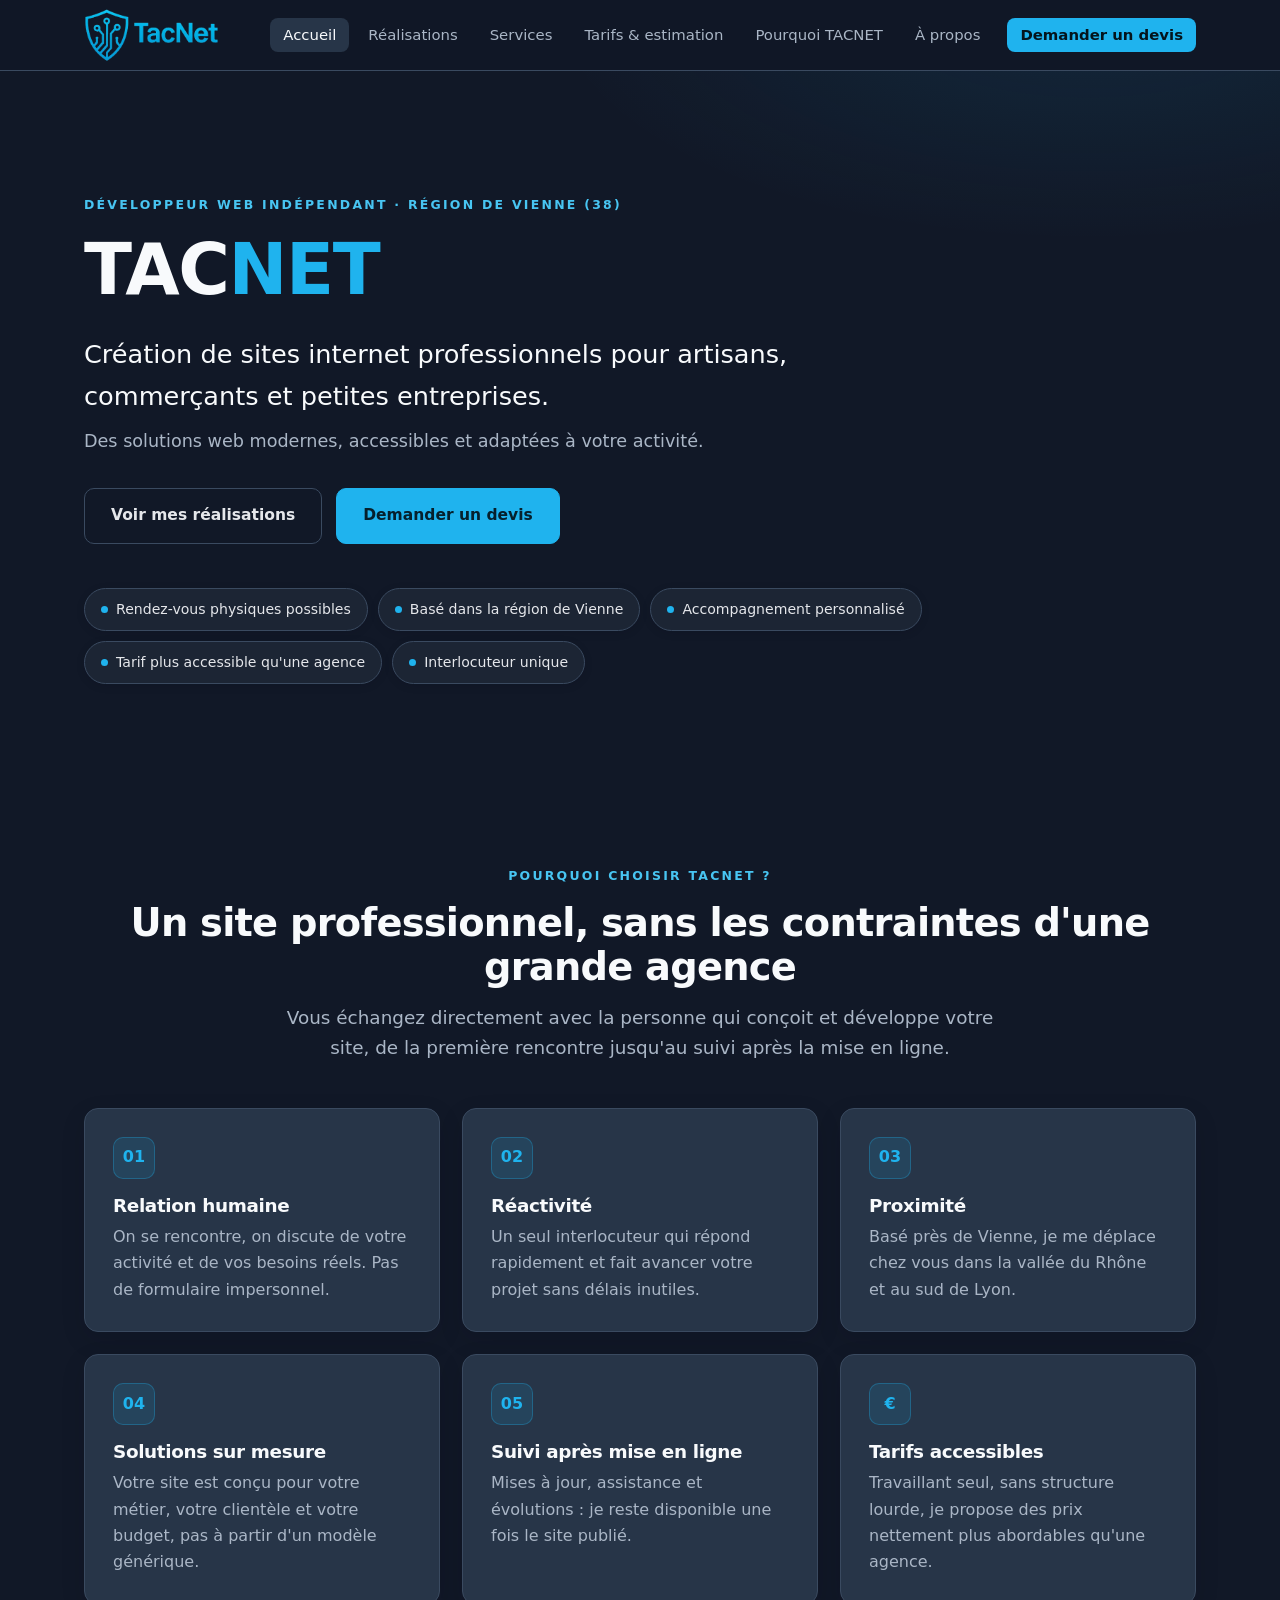
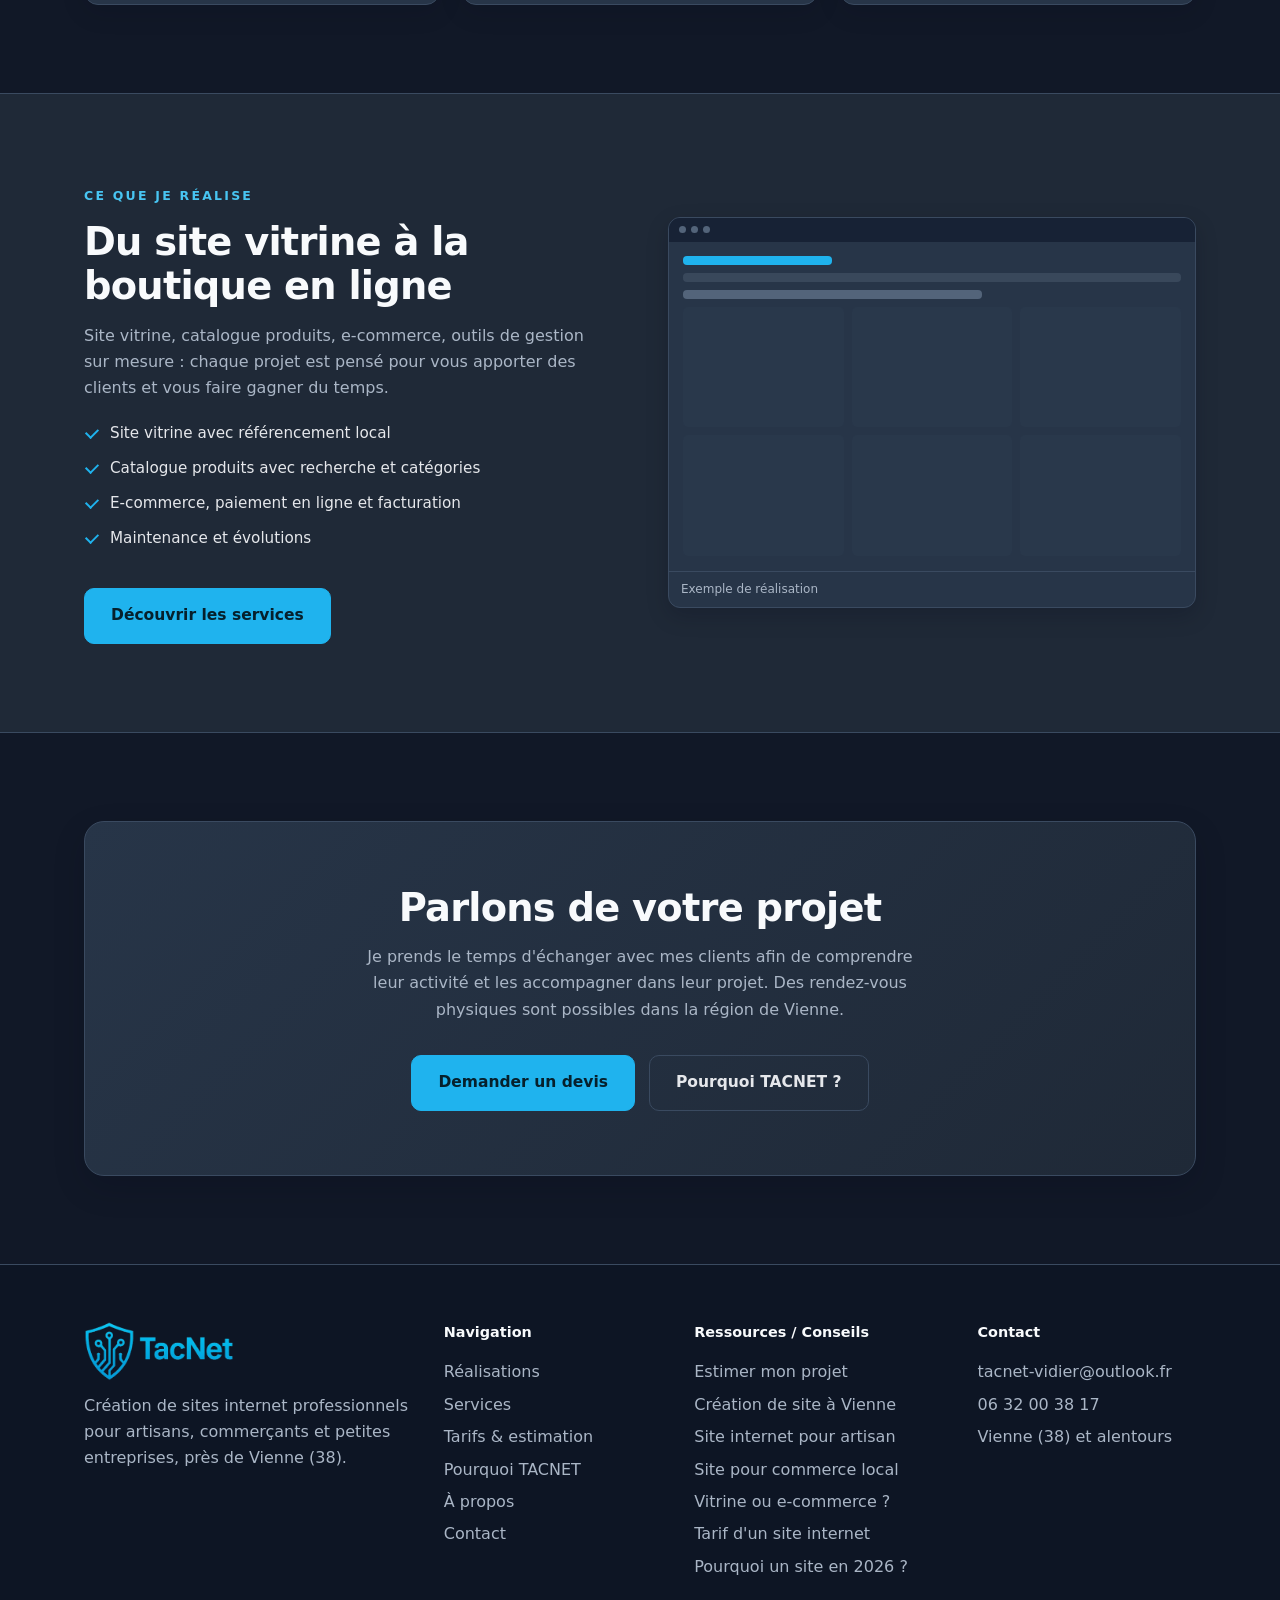
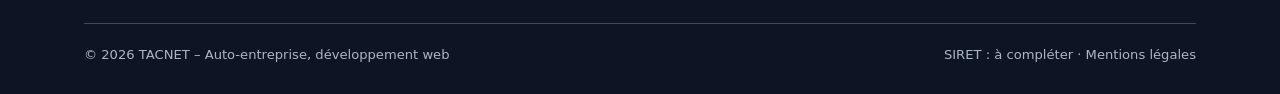
<file: index.html>
<!DOCTYPE html>
<html lang="fr">
<head>
<meta charset="utf-8">
<meta name="viewport" content="width=device-width,initial-scale=1">
<title>TACNET – Création de sites internet pour artisans et PME près de Vienne (38)</title>
<meta name="description" content="TACNET crée des sites internet professionnels pour artisans, commerçants et petites entreprises. Basé près de Vienne (38), rendez-vous sur place, tarifs accessibles, suivi après mise en ligne.">
<link rel="stylesheet" href="assets/style.css">
</head>
<body>
<header><div class="wrap nav">
<a class="logo" href="index.html">TAC<b>NET</b></a>
<button class="burger" aria-label="Menu" aria-expanded="false">Menu</button>
<nav><ul>
<li><a class="on" href="index.html">Accueil</a></li>
<li><a href="realisations.html">Réalisations</a></li>
<li><a href="services.html">Services</a></li>
<li><a href="estimation-projet.html">Tarifs & estimation</a></li>
<li><a href="pourquoi-tacnet.html">Pourquoi TACNET</a></li>
<li><a href="a-propos.html">À propos</a></li>
<li><a class="cta" href="contact.html">Demander un devis</a></li>
</ul></nav>
</div></header>

<main>
<section class="hero"><div class="wrap">
<span class="eyebrow">Développeur web indépendant · Région de Vienne (38)</span>
<h1>TAC<span>NET</span></h1>
<p class="tag">Création de sites internet professionnels pour artisans, commerçants et petites entreprises.</p>
<p class="sub">Des solutions web modernes, accessibles et adaptées à votre activité.</p>
<div class="actions">
<a class="btn ghost" href="realisations.html">Voir mes réalisations</a>
<a class="btn primary" href="contact.html">Demander un devis</a>
</div>
<div class="badges">
<span class="badge"><i></i>Rendez-vous physiques possibles</span>
<span class="badge"><i></i>Basé dans la région de Vienne</span>
<span class="badge"><i></i>Accompagnement personnalisé</span>
<span class="badge"><i></i>Tarif plus accessible qu'une agence</span>
<span class="badge"><i></i>Interlocuteur unique</span>
</div>
</div></section>

<section><div class="wrap">
<div class="center rv"><span class="eyebrow">Pourquoi choisir TACNET ?</span>
<h2>Un site professionnel, sans les contraintes d'une grande agence</h2>
<p class="lead">Vous échangez directement avec la personne qui conçoit et développe votre site, de la première rencontre jusqu'au suivi après la mise en ligne.</p></div>
<div class="grid g3">
<div class="card rv"><div class="ico">01</div><h3>Relation humaine</h3><p>On se rencontre, on discute de votre activité et de vos besoins réels. Pas de formulaire impersonnel.</p></div>
<div class="card rv"><div class="ico">02</div><h3>Réactivité</h3><p>Un seul interlocuteur qui répond rapidement et fait avancer votre projet sans délais inutiles.</p></div>
<div class="card rv"><div class="ico">03</div><h3>Proximité</h3><p>Basé près de Vienne, je me déplace chez vous dans la vallée du Rhône et au sud de Lyon.</p></div>
<div class="card rv"><div class="ico">04</div><h3>Solutions sur mesure</h3><p>Votre site est conçu pour votre métier, votre clientèle et votre budget, pas à partir d'un modèle générique.</p></div>
<div class="card rv"><div class="ico">05</div><h3>Suivi après mise en ligne</h3><p>Mises à jour, assistance et évolutions : je reste disponible une fois le site publié.</p></div>
<div class="card rv"><div class="ico">€</div><h3>Tarifs accessibles</h3><p>Travaillant seul, sans structure lourde, je propose des prix nettement plus abordables qu'une agence.</p></div>
</div></div></section>

<section class="alt"><div class="wrap split">
<div class="rv"><span class="eyebrow">Ce que je réalise</span>
<h2>Du site vitrine à la boutique en ligne</h2>
<p>Site vitrine, catalogue produits, e-commerce, outils de gestion sur mesure : chaque projet est pensé pour vous apporter des clients et vous faire gagner du temps.</p>
<ul class="check"><li>Site vitrine avec référencement local</li><li>Catalogue produits avec recherche et catégories</li><li>E-commerce, paiement en ligne et facturation</li><li>Maintenance et évolutions</li></ul>
<div class="actions"><a class="btn primary" href="services.html">Découvrir les services</a></div></div>
<div class="shots rv"><figure class="shot"><div class="bar"><i></i><i></i><i></i></div><div class="scr"><b class="r"></b><b></b><b class="w"></b><div class="blk"><em></em><em></em><em></em></div><div class="blk"><em></em><em></em><em></em></div></div><figcaption>Exemple de réalisation</figcaption></figure></div>
</div></section>

<section><div class="wrap"><div class="cta-band rv">
<h2>Parlons de votre projet</h2>
<p>Je prends le temps d'échanger avec mes clients afin de comprendre leur activité et les accompagner dans leur projet. Des rendez-vous physiques sont possibles dans la région de Vienne.</p>
<div class="actions"><a class="btn primary" href="contact.html">Demander un devis</a><a class="btn ghost" href="pourquoi-tacnet.html">Pourquoi TACNET ?</a></div>
</div></div></section>
</main>

<footer><div class="wrap">
<div class="fgrid">
<div><a class="logo" href="index.html">TAC<b>NET</b></a><p style="margin-top:12px;max-width:340px">Création de sites internet professionnels pour artisans, commerçants et petites entreprises, près de Vienne (38).</p></div>
<div><h4>Navigation</h4><ul><li><a href="realisations.html">Réalisations</a></li><li><a href="services.html">Services</a></li><li><a href="estimation-projet.html">Tarifs & estimation</a></li><li><a href="pourquoi-tacnet.html">Pourquoi TACNET</a></li><li><a href="a-propos.html">À propos</a></li><li><a href="contact.html">Contact</a></li></ul></div>
<div><h4>Ressources / Conseils</h4><ul><li><a href="estimation-projet.html">Estimer mon projet</a></li><li><a href="site-internet-vienne.html">Création de site à Vienne</a></li><li><a href="site-internet-artisan.html">Site internet pour artisan</a></li><li><a href="site-commerce-local.html">Site pour commerce local</a></li><li><a href="site-vitrine-ou-ecommerce.html">Vitrine ou e-commerce ?</a></li><li><a href="tarif-site-internet.html">Tarif d'un site internet</a></li><li><a href="pourquoi-site-internet.html">Pourquoi un site en 2026 ?</a></li></ul></div>
<div><h4>Contact</h4><ul><li><a href="mailto:tacnet-vidier@outlook.fr">tacnet-vidier@outlook.fr</a></li><li><a href="tel:+33632003817">06 32 00 38 17</a></li><li><p>Vienne (38) et alentours</p></li></ul></div>
</div>
<div class="copy"><span>© 2026 TACNET – Auto-entreprise, développement web</span><span>SIRET : à compléter · <a href="contact.html">Mentions légales</a></span></div>
</div></footer>
<script src="assets/main.js"></script>
</body>
</html>
</file>
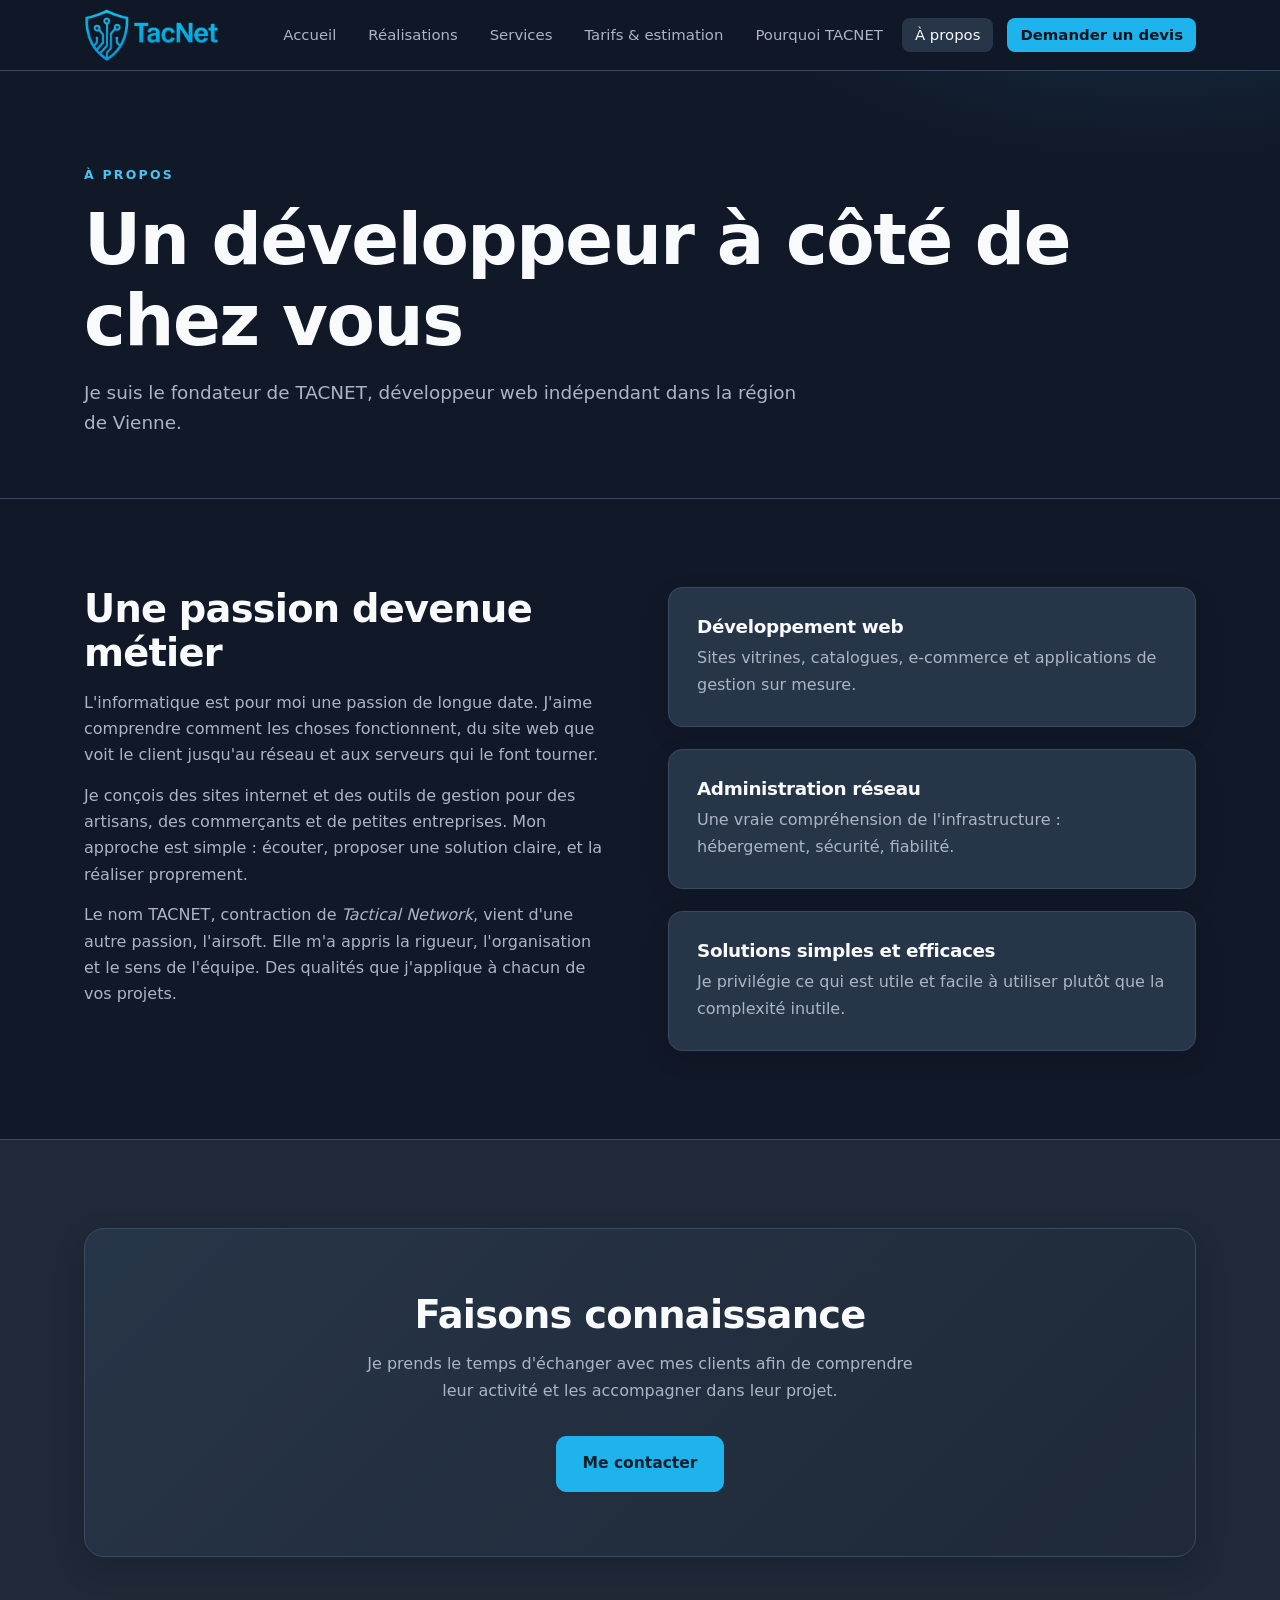
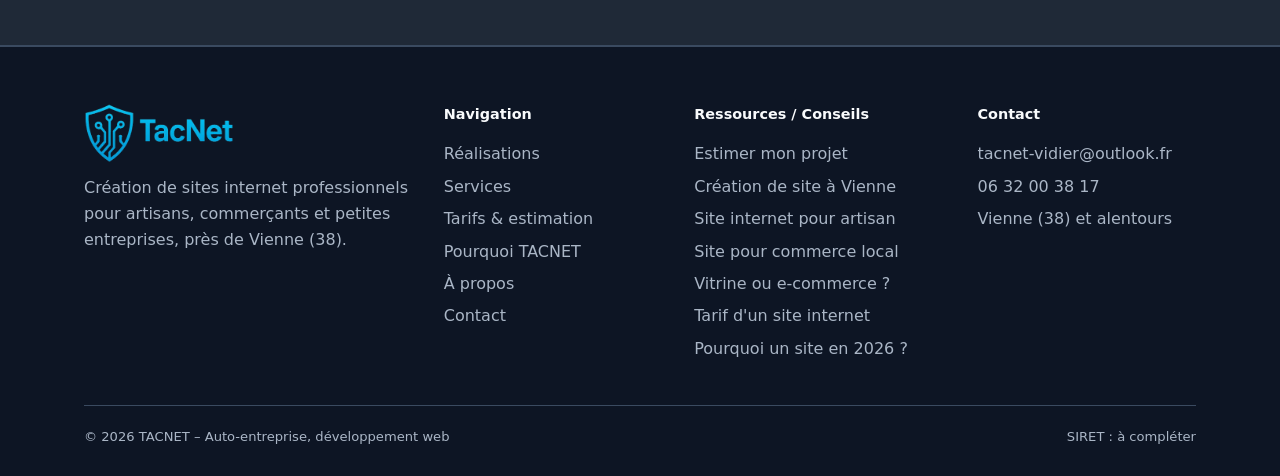
<file: a-propos.html>
<!DOCTYPE html>
<html lang="fr">
<head>
<meta charset="utf-8">
<meta name="viewport" content="width=device-width,initial-scale=1">
<title>À propos – TACNET | Développeur web près de Vienne</title>
<meta name="description" content="Développeur web indépendant et passionné d'informatique, basé près de Vienne (38). Développement web, administration réseau, solutions simples et efficaces.">
<link rel="stylesheet" href="assets/style.css">
</head>
<body>
<header><div class="wrap nav">
<a class="logo" href="index.html">TAC<b>NET</b></a>
<button class="burger" aria-label="Menu" aria-expanded="false">Menu</button>
<nav><ul>
<li><a href="index.html">Accueil</a></li>
<li><a href="realisations.html">Réalisations</a></li>
<li><a href="services.html">Services</a></li>
<li><a href="estimation-projet.html">Tarifs & estimation</a></li>
<li><a href="pourquoi-tacnet.html">Pourquoi TACNET</a></li>
<li><a class="on" href="a-propos.html">À propos</a></li>
<li><a class="cta" href="contact.html">Demander un devis</a></li>
</ul></nav>
</div></header>

<main>
<section class="page-hero"><div class="wrap">
<span class="eyebrow">À propos</span>
<h1>Un développeur à côté de chez vous</h1>
<p class="lead">Je suis le fondateur de TACNET, développeur web indépendant dans la région de Vienne.</p>
</div></section>

<section><div class="wrap split" style="align-items:start">
<div class="rv">
<h2>Une passion devenue métier</h2>
<p>L'informatique est pour moi une passion de longue date. J'aime comprendre comment les choses fonctionnent, du site web que voit le client jusqu'au réseau et aux serveurs qui le font tourner.</p>
<p style="margin-top:14px">Je conçois des sites internet et des outils de gestion pour des artisans, des commerçants et de petites entreprises. Mon approche est simple : écouter, proposer une solution claire, et la réaliser proprement.</p>
<p style="margin-top:14px">Le nom TACNET, contraction de <em>Tactical Network</em>, vient d'une autre passion, l'airsoft. Elle m'a appris la rigueur, l'organisation et le sens de l'équipe. Des qualités que j'applique à chacun de vos projets.</p>
</div>
<div class="grid" style="margin-top:0">
<div class="card rv"><h3>Développement web</h3><p>Sites vitrines, catalogues, e-commerce et applications de gestion sur mesure.</p></div>
<div class="card rv"><h3>Administration réseau</h3><p>Une vraie compréhension de l'infrastructure : hébergement, sécurité, fiabilité.</p></div>
<div class="card rv"><h3>Solutions simples et efficaces</h3><p>Je privilégie ce qui est utile et facile à utiliser plutôt que la complexité inutile.</p></div>
</div></div></section>

<section class="alt"><div class="wrap"><div class="cta-band rv">
<h2>Faisons connaissance</h2>
<p>Je prends le temps d'échanger avec mes clients afin de comprendre leur activité et les accompagner dans leur projet.</p>
<div class="actions"><a class="btn primary" href="contact.html">Me contacter</a></div>
</div></div></section>
</main>

<footer><div class="wrap">
<div class="fgrid">
<div><a class="logo" href="index.html">TAC<b>NET</b></a><p style="margin-top:12px;max-width:340px">Création de sites internet professionnels pour artisans, commerçants et petites entreprises, près de Vienne (38).</p></div>
<div><h4>Navigation</h4><ul><li><a href="realisations.html">Réalisations</a></li><li><a href="services.html">Services</a></li><li><a href="estimation-projet.html">Tarifs & estimation</a></li><li><a href="pourquoi-tacnet.html">Pourquoi TACNET</a></li><li><a href="a-propos.html">À propos</a></li><li><a href="contact.html">Contact</a></li></ul></div>
<div><h4>Ressources / Conseils</h4><ul><li><a href="estimation-projet.html">Estimer mon projet</a></li><li><a href="site-internet-vienne.html">Création de site à Vienne</a></li><li><a href="site-internet-artisan.html">Site internet pour artisan</a></li><li><a href="site-commerce-local.html">Site pour commerce local</a></li><li><a href="site-vitrine-ou-ecommerce.html">Vitrine ou e-commerce ?</a></li><li><a href="tarif-site-internet.html">Tarif d'un site internet</a></li><li><a href="pourquoi-site-internet.html">Pourquoi un site en 2026 ?</a></li></ul></div>
<div><h4>Contact</h4><ul><li><a href="mailto:tacnet-vidier@outlook.fr">tacnet-vidier@outlook.fr</a></li><li><a href="tel:+33632003817">06 32 00 38 17</a></li><li><p>Vienne (38) et alentours</p></li></ul></div>
</div>
<div class="copy"><span>© 2026 TACNET – Auto-entreprise, développement web</span><span>SIRET : à compléter</span></div>
</div></footer>
<script src="assets/main.js"></script>
</body>
</html>
</file>
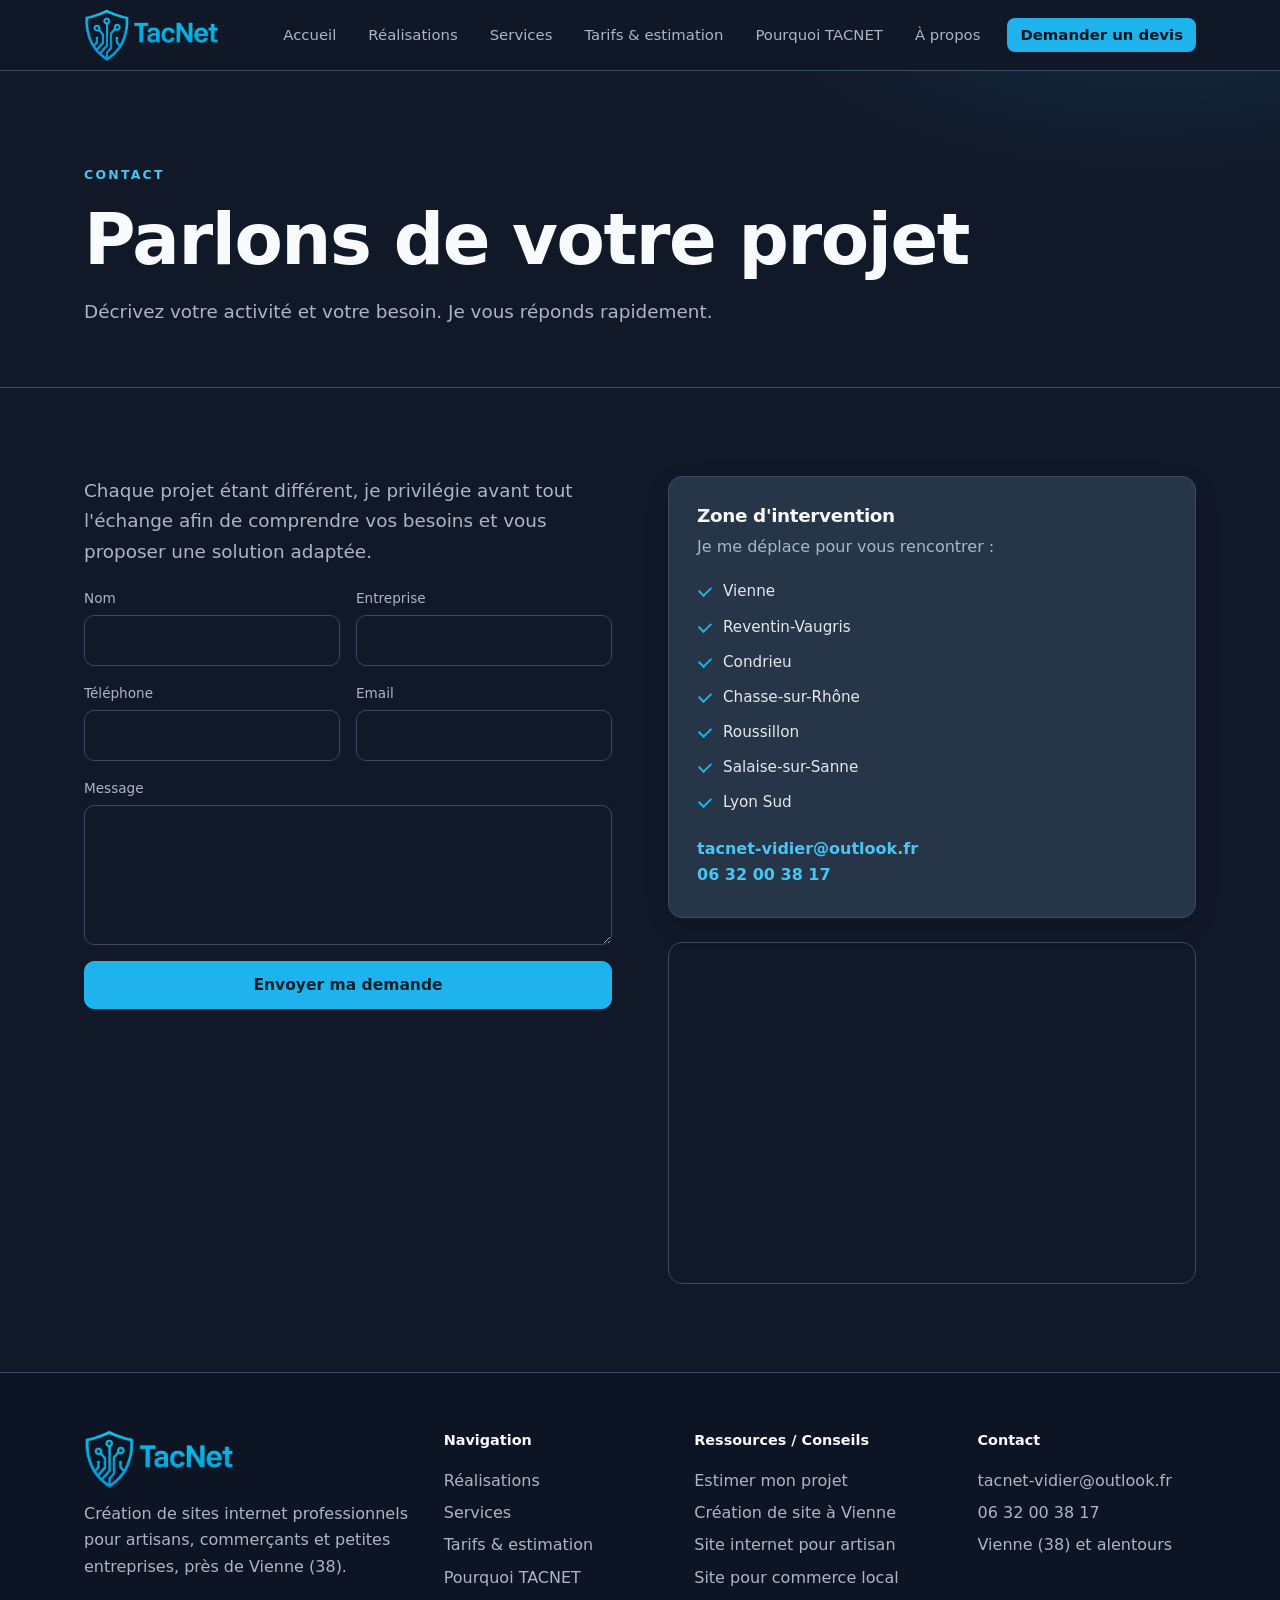
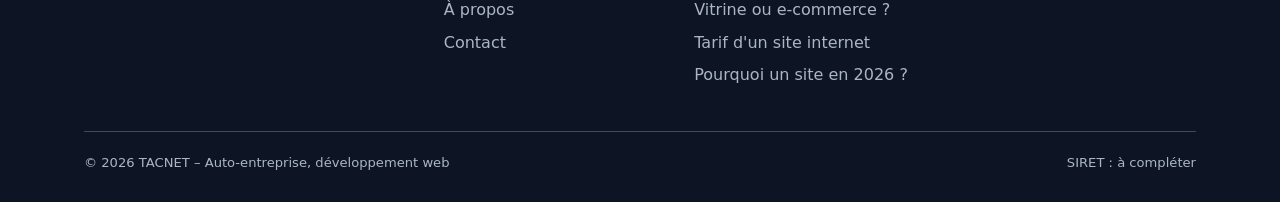
<file: contact.html>
<!DOCTYPE html>
<html lang="fr">
<head>
<meta charset="utf-8">
<meta name="viewport" content="width=device-width,initial-scale=1">
<title>Contact et devis – TACNET | Vienne, Condrieu, Roussillon, Lyon Sud</title>
<meta name="description" content="Contactez TACNET pour échanger sur votre projet web. Intervention à Vienne, Reventin-Vaugris, Condrieu, Chasse-sur-Rhône, Roussillon, Salaise-sur-Sanne et Lyon Sud.">
<link rel="stylesheet" href="assets/style.css">
</head>
<body>
<header><div class="wrap nav">
<a class="logo" href="index.html">TAC<b>NET</b></a>
<button class="burger" aria-label="Menu" aria-expanded="false">Menu</button>
<nav><ul>
<li><a href="index.html">Accueil</a></li>
<li><a href="realisations.html">Réalisations</a></li>
<li><a href="services.html">Services</a></li>
<li><a href="estimation-projet.html">Tarifs & estimation</a></li>
<li><a href="pourquoi-tacnet.html">Pourquoi TACNET</a></li>
<li><a href="a-propos.html">À propos</a></li>
<li><a class="cta on" href="contact.html">Demander un devis</a></li>
</ul></nav>
</div></header>

<main>
<section class="page-hero"><div class="wrap">
<span class="eyebrow">Contact</span>
<h1>Parlons de votre projet</h1>
<p class="lead">Décrivez votre activité et votre besoin. Je vous réponds rapidement.</p>
</div></section>

<section><div class="wrap split" style="align-items:start">
<div class="rv">
<p class="lead" style="margin-bottom:20px">Chaque projet étant différent, je privilégie avant tout l'échange afin de comprendre vos besoins et vous proposer une solution adaptée.</p>
<form id="contact-form" data-formspree method="POST">
<div class="form-honeypot" aria-hidden="true"><label for="contact-website">Ne pas remplir ce champ<input id="contact-website" type="text" name="_gotcha" tabindex="-1" autocomplete="off"></label></div>
<div class="frow">
<label>Nom<input name="Nom" required autocomplete="name"></label>
<label>Entreprise<input name="Entreprise" autocomplete="organization"></label>
</div>
<div class="frow">
<label>Téléphone<input name="Téléphone" type="tel" autocomplete="tel"></label>
<label>Email<input name="email" type="email" required autocomplete="email"></label>
</div>
<label>Message<textarea name="Message" required></textarea></label>
<button class="btn primary form-submit" type="submit"><span class="button-label">Envoyer ma demande</span><span class="button-spinner" aria-hidden="true"></span></button>
<p class="form-status form-success" role="status" aria-live="polite" hidden>Merci pour votre message.<br><br>Je reviendrai vers vous dans les meilleurs délais afin d'échanger sur votre projet.<br><br>TacNet<br><a href="tel:+33632003817">06 32 00 38 17</a><br><a href="mailto:tacnet-vidier@outlook.fr">tacnet-vidier@outlook.fr</a></p>
<p class="form-status form-error" role="alert" hidden>L'envoi n'a pas abouti. Vérifiez votre connexion et réessayez, ou contactez-moi par téléphone ou e-mail.</p>
</form>
</div>
<div class="rv">
<div class="card">
<h3>Zone d'intervention</h3>
<p>Je me déplace pour vous rencontrer :</p>
<ul class="check"><li>Vienne</li><li>Reventin-Vaugris</li><li>Condrieu</li><li>Chasse-sur-Rhône</li><li>Roussillon</li><li>Salaise-sur-Sanne</li><li>Lyon Sud</li></ul>
<p style="margin-top:16px"><a class="link" style="margin:0" href="mailto:tacnet-vidier@outlook.fr">tacnet-vidier@outlook.fr</a><br><a class="link" style="margin:0" href="tel:+33632003817">06 32 00 38 17</a></p>
</div>
<div class="map"><iframe title="Carte de la zone d'intervention autour de Vienne" loading="lazy" referrerpolicy="no-referrer-when-downgrade" src="https://maps.google.com/maps?q=Vienne%2C%20Is%C3%A8re&amp;z=10&amp;output=embed"></iframe></div>
</div>
</div></section>
</main>

<footer><div class="wrap">
<div class="fgrid">
<div><a class="logo" href="index.html">TAC<b>NET</b></a><p style="margin-top:12px;max-width:340px">Création de sites internet professionnels pour artisans, commerçants et petites entreprises, près de Vienne (38).</p></div>
<div><h4>Navigation</h4><ul><li><a href="realisations.html">Réalisations</a></li><li><a href="services.html">Services</a></li><li><a href="estimation-projet.html">Tarifs & estimation</a></li><li><a href="pourquoi-tacnet.html">Pourquoi TACNET</a></li><li><a href="a-propos.html">À propos</a></li><li><a href="contact.html">Contact</a></li></ul></div>
<div><h4>Ressources / Conseils</h4><ul><li><a href="estimation-projet.html">Estimer mon projet</a></li><li><a href="site-internet-vienne.html">Création de site à Vienne</a></li><li><a href="site-internet-artisan.html">Site internet pour artisan</a></li><li><a href="site-commerce-local.html">Site pour commerce local</a></li><li><a href="site-vitrine-ou-ecommerce.html">Vitrine ou e-commerce ?</a></li><li><a href="tarif-site-internet.html">Tarif d'un site internet</a></li><li><a href="pourquoi-site-internet.html">Pourquoi un site en 2026 ?</a></li></ul></div>
<div><h4>Contact</h4><ul><li><a href="mailto:tacnet-vidier@outlook.fr">tacnet-vidier@outlook.fr</a></li><li><a href="tel:+33632003817">06 32 00 38 17</a></li><li><p>Vienne (38) et alentours</p></li></ul></div>
</div>
<div class="copy"><span>© 2026 TACNET – Auto-entreprise, développement web</span><span>SIRET : à compléter</span></div>
</div></footer>
<script src="assets/main.js"></script>
</body>
</html>
</file>
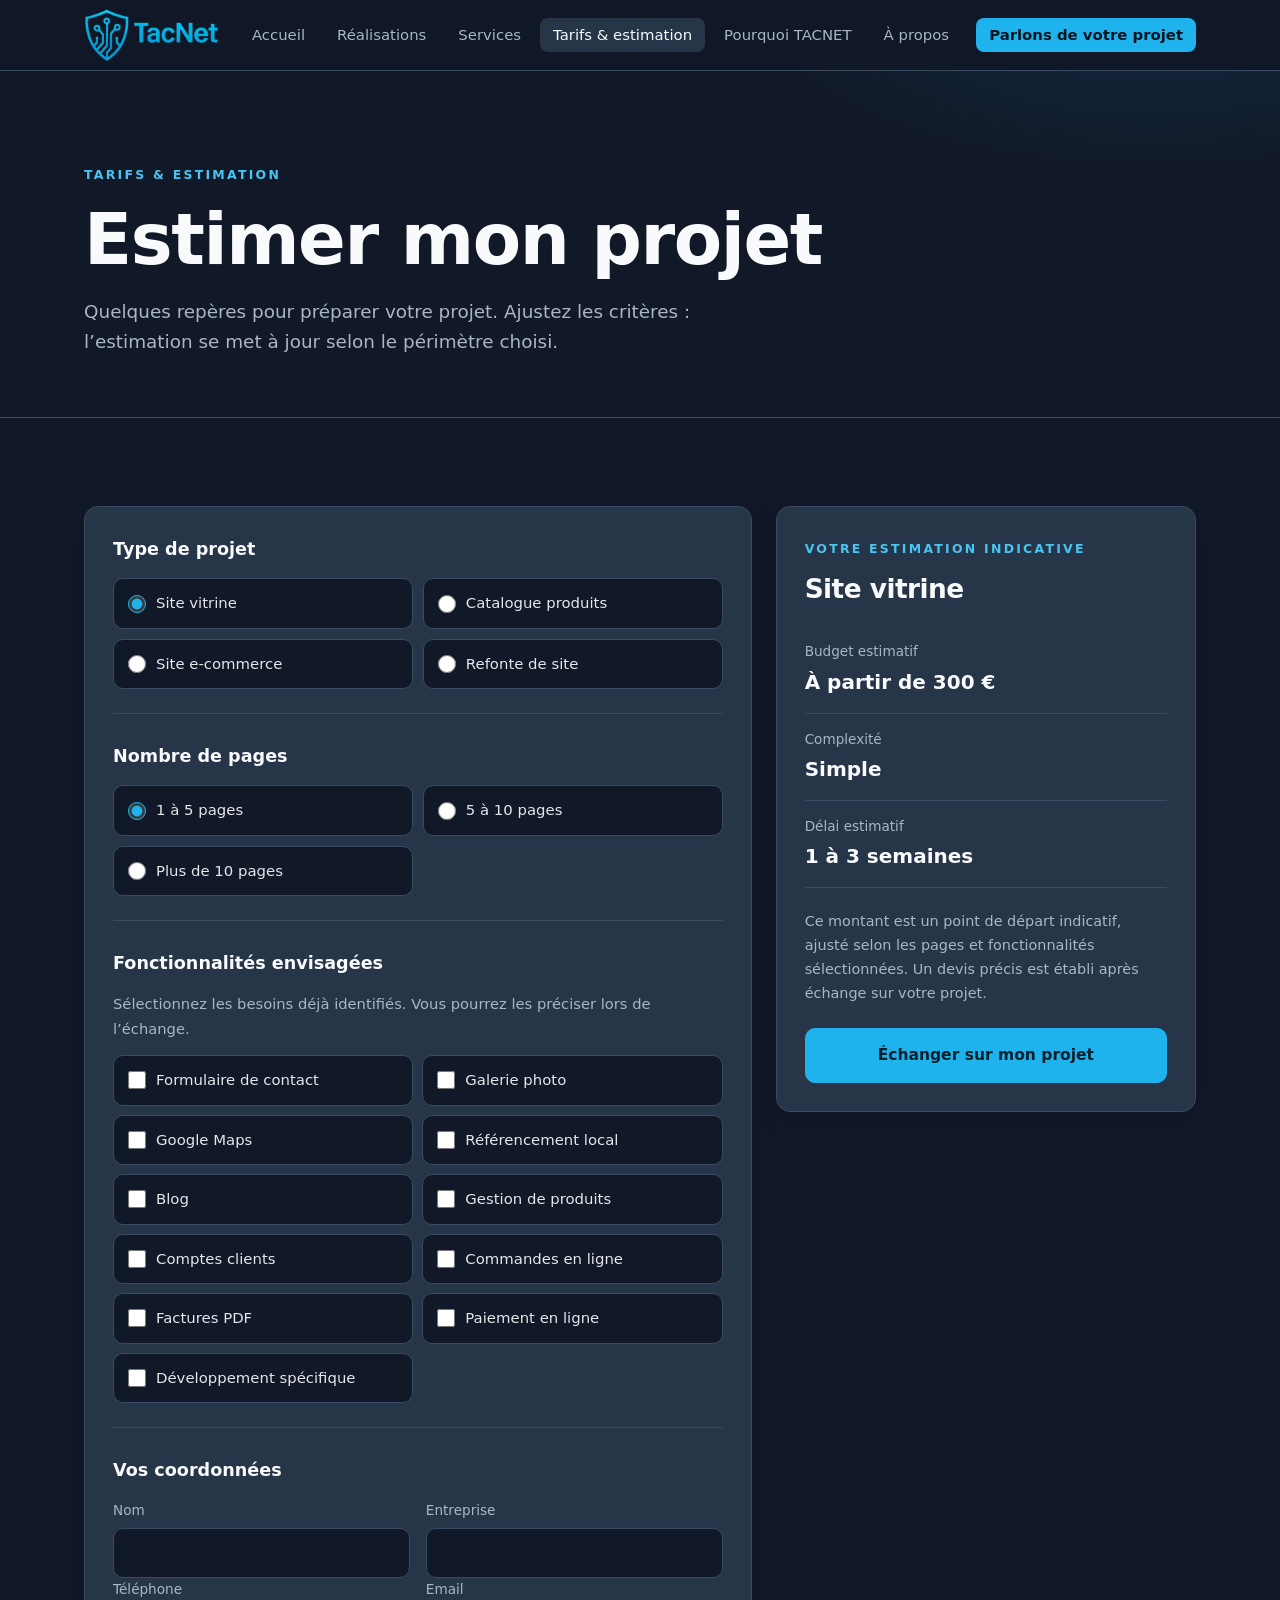
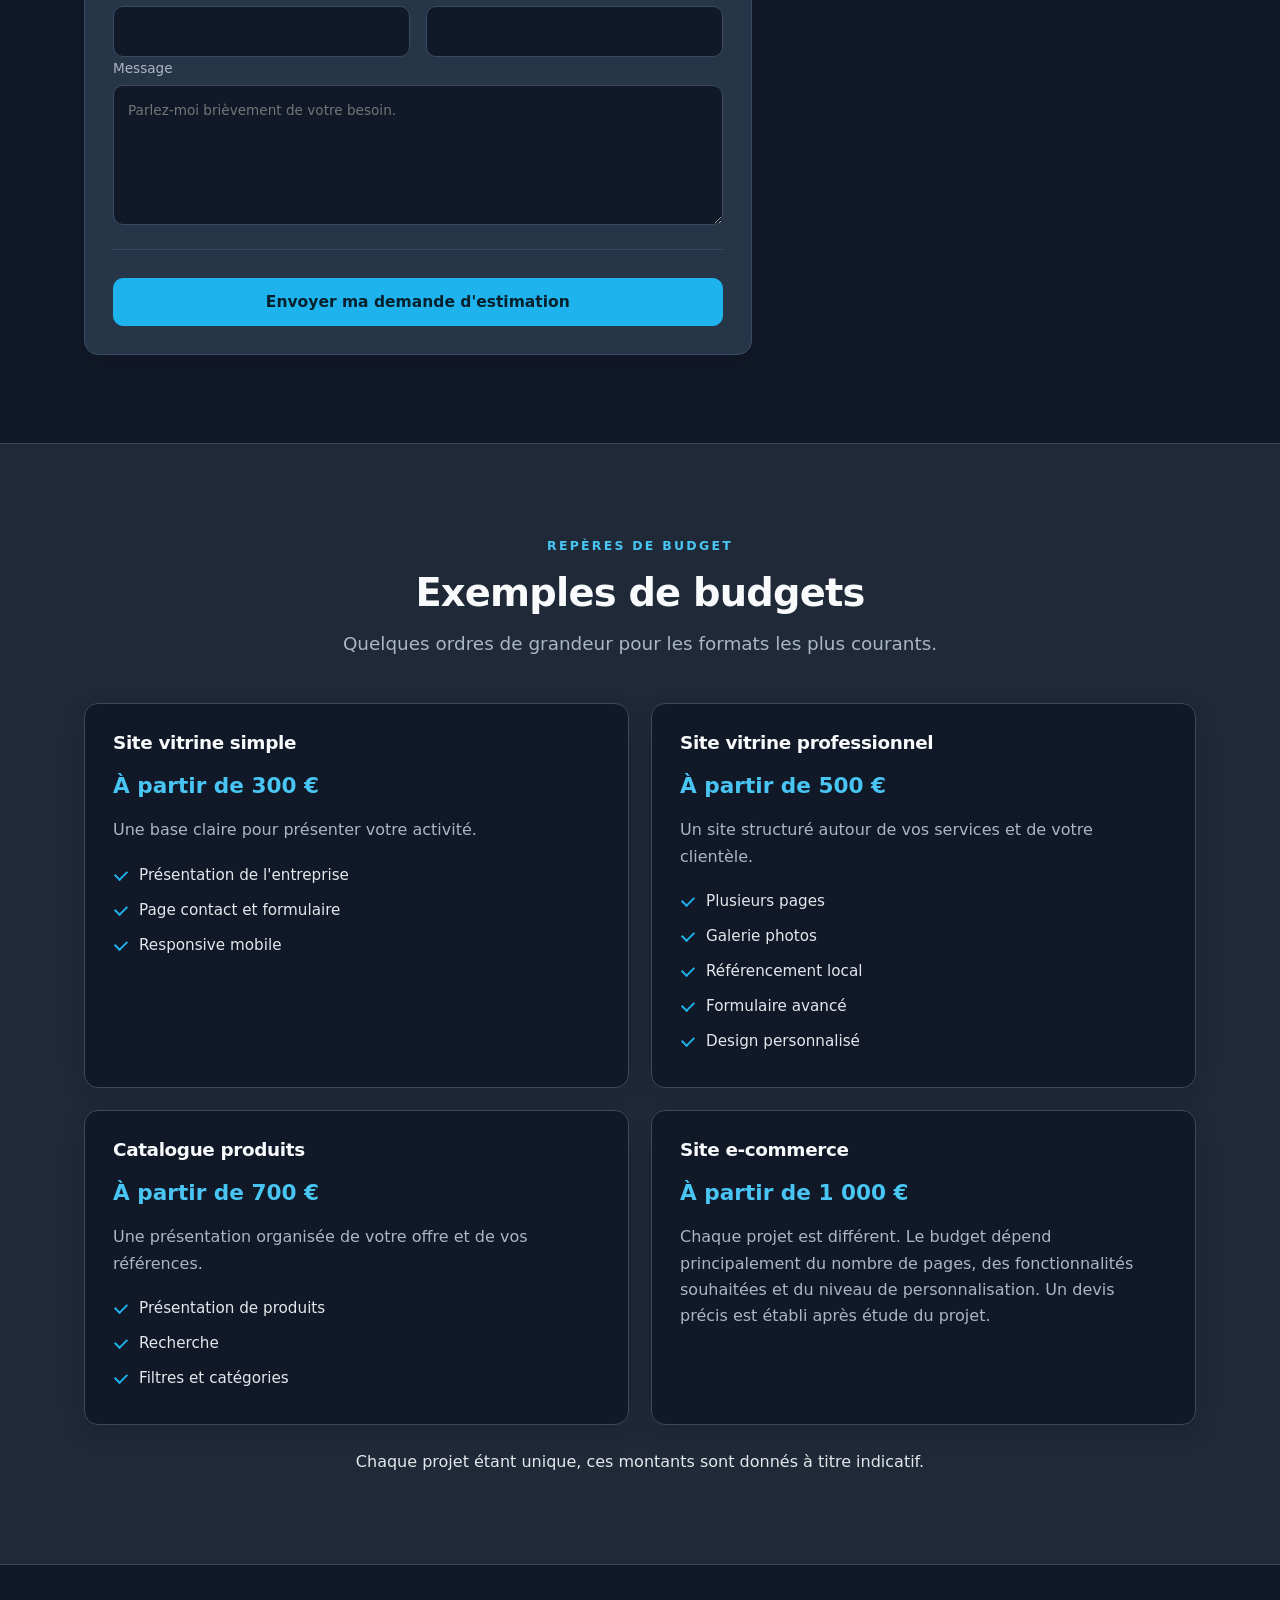
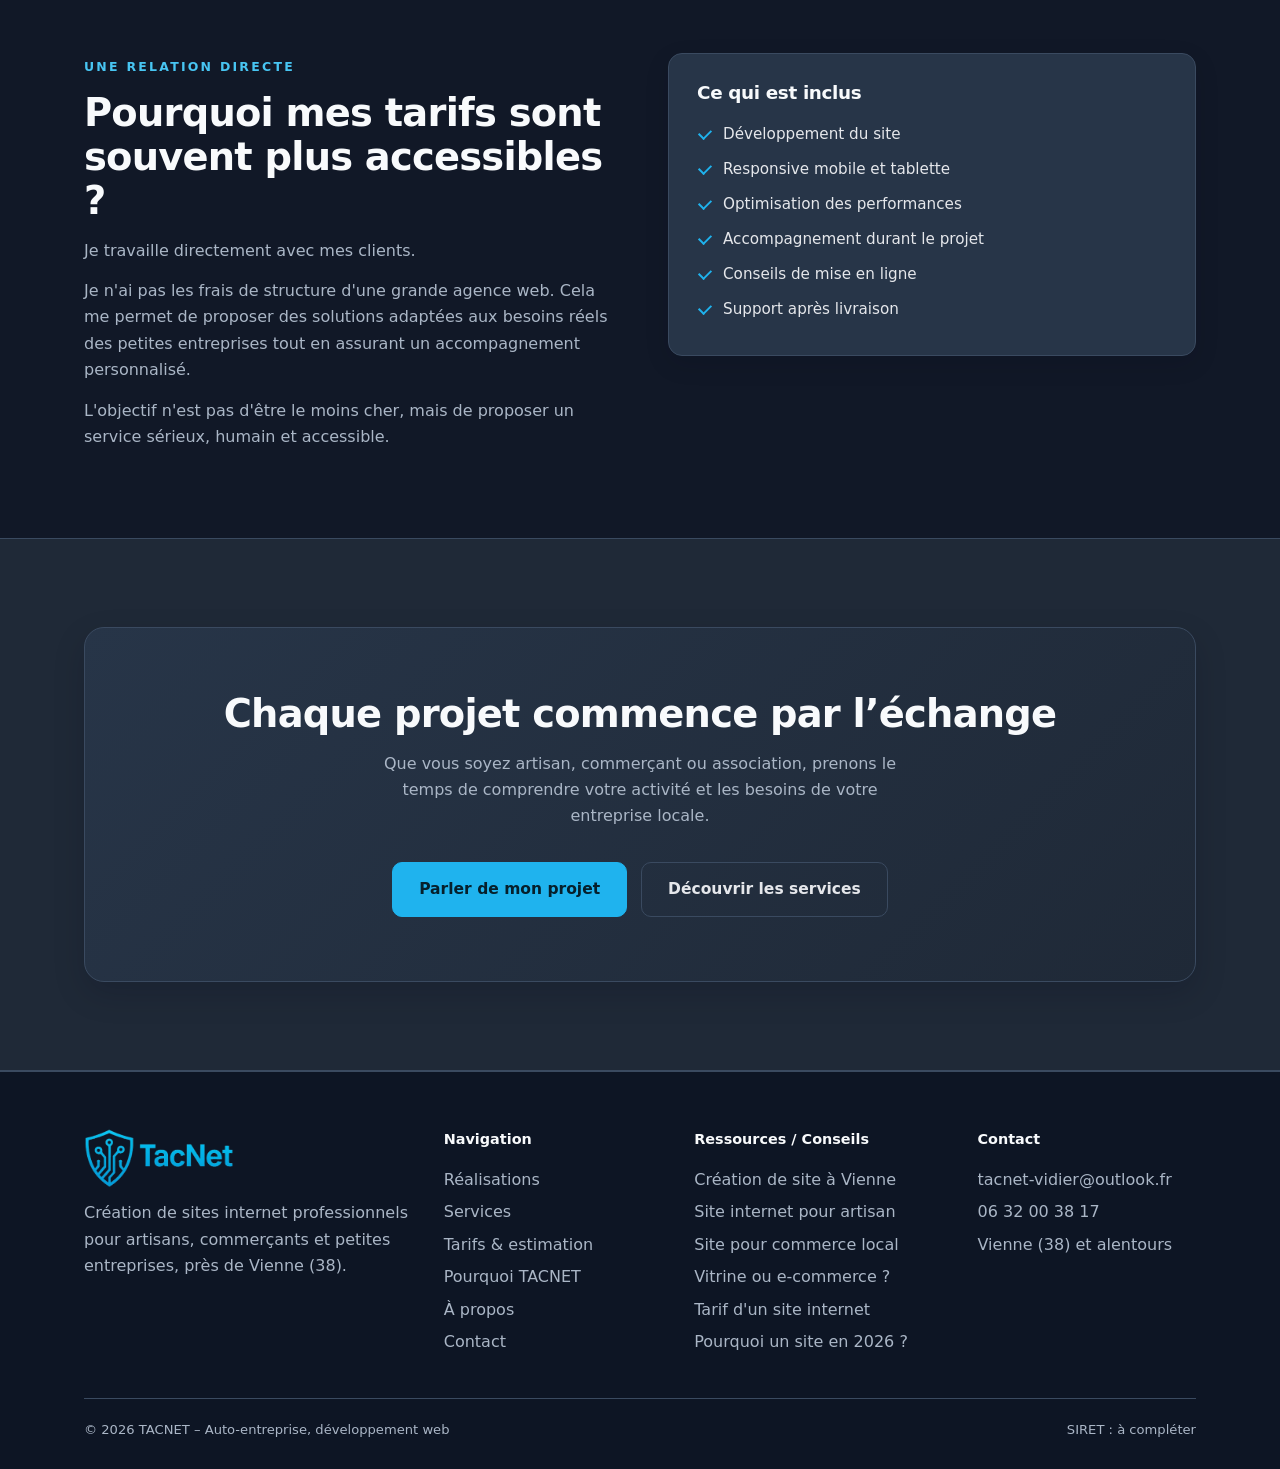
<file: estimation-projet.html>
<!DOCTYPE html>
<html lang="fr">
<head>
<meta charset="utf-8">
<meta name="viewport" content="width=device-width,initial-scale=1">
<title>Tarifs et estimation de projet web | TACNET</title>
<meta name="description" content="Estimez le budget, la complexité et le délai indicatifs de votre site vitrine, catalogue, e-commerce ou refonte avec TACNET, près de Vienne.">
<link rel="stylesheet" href="assets/style.css">
</head>
<body>
<header><div class="wrap nav">
<a class="logo" href="index.html">TAC<b>NET</b></a>
<button class="burger" aria-label="Menu" aria-expanded="false">Menu</button>
<nav><ul>
<li><a href="index.html">Accueil</a></li>
<li><a href="realisations.html">Réalisations</a></li>
<li><a href="services.html">Services</a></li>
<li><a class="on" href="estimation-projet.html">Tarifs & estimation</a></li>
<li><a href="pourquoi-tacnet.html">Pourquoi TACNET</a></li>
<li><a href="a-propos.html">À propos</a></li>
<li><a class="cta" href="contact.html">Parlons de votre projet</a></li>
</ul></nav>
</div></header>

<main>
<section class="page-hero"><div class="wrap">
<span class="eyebrow">Tarifs & estimation</span>
<h1>Estimer mon projet</h1>
<p class="lead">Quelques repères pour préparer votre projet. Ajustez les critères : l’estimation se met à jour selon le périmètre choisi.</p>
</div></section>

<section><div class="wrap estimator-layout">
<form class="estimator card" id="estimator" data-formspree method="POST">
<fieldset>
<legend>Type de projet</legend>
<div class="choice-grid">
<label class="choice"><input type="radio" name="project" value="vitrine" checked><span>Site vitrine</span></label>
<label class="choice"><input type="radio" name="project" value="catalogue"><span>Catalogue produits</span></label>
<label class="choice"><input type="radio" name="project" value="ecommerce"><span>Site e-commerce</span></label>
<label class="choice"><input type="radio" name="project" value="refonte"><span>Refonte de site</span></label>
</div>
</fieldset>
<fieldset>
<legend>Nombre de pages</legend>
<div class="choice-grid">
<label class="choice"><input type="radio" name="pages" value="small" checked><span>1 à 5 pages</span></label>
<label class="choice"><input type="radio" name="pages" value="medium"><span>5 à 10 pages</span></label>
<label class="choice"><input type="radio" name="pages" value="large"><span>Plus de 10 pages</span></label>
</div>
</fieldset>
<fieldset>
<legend>Fonctionnalités envisagées</legend>
<p class="field-help">Sélectionnez les besoins déjà identifiés. Vous pourrez les préciser lors de l’échange.</p>
<div class="feature-grid">
<label class="feature"><input type="checkbox" name="feature" value="contact"><span>Formulaire de contact</span></label>
<label class="feature"><input type="checkbox" name="feature" value="gallery"><span>Galerie photo</span></label>
<label class="feature"><input type="checkbox" name="feature" value="maps"><span>Google Maps</span></label>
<label class="feature"><input type="checkbox" name="feature" value="local"><span>Référencement local</span></label>
<label class="feature"><input type="checkbox" name="feature" value="blog"><span>Blog</span></label>
<label class="feature"><input type="checkbox" name="feature" value="products"><span>Gestion de produits</span></label>
<label class="feature"><input type="checkbox" name="feature" value="accounts"><span>Comptes clients</span></label>
<label class="feature"><input type="checkbox" name="feature" value="orders"><span>Commandes en ligne</span></label>
<label class="feature"><input type="checkbox" name="feature" value="invoices"><span>Factures PDF</span></label>
<label class="feature"><input type="checkbox" name="feature" value="payments"><span>Paiement en ligne</span></label>
<label class="feature"><input type="checkbox" name="feature" value="custom"><span>Développement spécifique</span></label>
</div>
</fieldset>
<fieldset>
<legend>Vos coordonnées</legend>
<div class="form-honeypot" aria-hidden="true"><label for="estimate-website">Ne pas remplir ce champ<input id="estimate-website" type="text" name="_gotcha" tabindex="-1" autocomplete="off"></label></div>
<div class="frow">
<label>Nom<input name="Nom" required autocomplete="name"></label>
<label>Entreprise<input name="Entreprise" autocomplete="organization"></label>
</div>
<div class="frow">
<label>Téléphone<input name="Téléphone" type="tel" autocomplete="tel"></label>
<label>Email<input name="email" type="email" required autocomplete="email"></label>
</div>
<label>Message<textarea name="Message" required placeholder="Parlez-moi brièvement de votre besoin."></textarea></label>
</fieldset>
<button class="btn primary form-submit" type="submit"><span class="button-label">Envoyer ma demande d'estimation</span><span class="button-spinner" aria-hidden="true"></span></button>
<p class="form-status form-success" role="status" aria-live="polite" hidden>Merci pour votre message.<br><br>Je reviendrai vers vous dans les meilleurs délais afin d'échanger sur votre projet.<br><br>TacNet<br><a href="tel:+33632003817">06 32 00 38 17</a><br><a href="mailto:tacnet-vidier@outlook.fr">tacnet-vidier@outlook.fr</a></p>
<p class="form-status form-error" role="alert" hidden>L'envoi n'a pas abouti. Vérifiez votre connexion et réessayez, ou contactez-moi par téléphone ou e-mail.</p>
</form>

<aside class="estimate-panel card" aria-live="polite" aria-atomic="true">
<span class="eyebrow">Votre estimation indicative</span>
<h2 id="estimate-title">Site vitrine simple</h2>
<dl class="estimate-results">
<div><dt>Budget estimatif</dt><dd id="estimate-budget">À partir de 300 €</dd></div>
<div><dt>Complexité</dt><dd id="estimate-complexity">Simple</dd></div>
<div><dt>Délai estimatif</dt><dd id="estimate-time">1 à 3 semaines</dd></div>
</dl>
<p class="estimate-note" id="estimate-note">Le budget affiché est un point de départ indicatif. Il évolue selon le nombre de pages et les fonctionnalités choisies. Un devis précis est établi après échange.</p>
<a class="btn primary" href="contact.html">Échanger sur mon projet</a>
</aside>
</div></section>

<section class="alt"><div class="wrap">
<div class="center"><span class="eyebrow">Repères de budget</span><h2>Exemples de budgets</h2>
<p class="lead">Quelques ordres de grandeur pour les formats les plus courants.</p></div>
<div class="grid g2">
<article class="card"><h3>Site vitrine simple</h3><p class="price">À partir de 300 €</p><p>Une base claire pour présenter votre activité.</p><ul class="check"><li>Présentation de l'entreprise</li><li>Page contact et formulaire</li><li>Responsive mobile</li></ul></article>
<article class="card"><h3>Site vitrine professionnel</h3><p class="price">À partir de 500 €</p><p>Un site structuré autour de vos services et de votre clientèle.</p><ul class="check"><li>Plusieurs pages</li><li>Galerie photos</li><li>Référencement local</li><li>Formulaire avancé</li><li>Design personnalisé</li></ul></article>
<article class="card"><h3>Catalogue produits</h3><p class="price">À partir de 700 €</p><p>Une présentation organisée de votre offre et de vos références.</p><ul class="check"><li>Présentation de produits</li><li>Recherche</li><li>Filtres et catégories</li></ul></article>
<article class="card"><h3>Site e-commerce</h3><p class="price">À partir de 1 000 €</p><p>Chaque projet est différent. Le budget dépend principalement du nombre de pages, des fonctionnalités souhaitées et du niveau de personnalisation. Un devis précis est établi après étude du projet.</p></article>
</div>
<p class="budget-disclaimer">Chaque projet étant unique, ces montants sont donnés à titre indicatif.</p>
</div></section>

<section><div class="wrap split">
<div><span class="eyebrow">Une relation directe</span><h2>Pourquoi mes tarifs sont souvent plus accessibles ?</h2>
<p>Je travaille directement avec mes clients.</p>
<p style="margin-top:14px">Je n'ai pas les frais de structure d'une grande agence web. Cela me permet de proposer des solutions adaptées aux besoins réels des petites entreprises tout en assurant un accompagnement personnalisé.</p>
<p style="margin-top:14px">L'objectif n'est pas d'être le moins cher, mais de proposer un service sérieux, humain et accessible.</p></div>
<div class="card included"><h3>Ce qui est inclus</h3>
<ul class="check"><li>Développement du site</li><li>Responsive mobile et tablette</li><li>Optimisation des performances</li><li>Accompagnement durant le projet</li><li>Conseils de mise en ligne</li><li>Support après livraison</li></ul></div>
</div></section>

<section class="alt"><div class="wrap"><div class="cta-band">
<h2>Chaque projet commence par l’échange</h2>
<p>Que vous soyez artisan, commerçant ou association, prenons le temps de comprendre votre activité et les besoins de votre entreprise locale.</p>
<div class="actions"><a class="btn primary" href="contact.html">Parler de mon projet</a><a class="btn ghost" href="services.html">Découvrir les services</a></div>
</div></div></section>
</main>

<footer><div class="wrap"><div class="fgrid">
<div><a class="logo" href="index.html">TAC<b>NET</b></a><p style="margin-top:12px;max-width:340px">Création de sites internet professionnels pour artisans, commerçants et petites entreprises, près de Vienne (38).</p></div>
<div><h4>Navigation</h4><ul><li><a href="realisations.html">Réalisations</a></li><li><a href="services.html">Services</a></li><li><a href="estimation-projet.html">Tarifs & estimation</a></li><li><a href="pourquoi-tacnet.html">Pourquoi TACNET</a></li><li><a href="a-propos.html">À propos</a></li><li><a href="contact.html">Contact</a></li></ul></div>
<div><h4>Ressources / Conseils</h4><ul><li><a href="site-internet-vienne.html">Création de site à Vienne</a></li><li><a href="site-internet-artisan.html">Site internet pour artisan</a></li><li><a href="site-commerce-local.html">Site pour commerce local</a></li><li><a href="site-vitrine-ou-ecommerce.html">Vitrine ou e-commerce ?</a></li><li><a href="tarif-site-internet.html">Tarif d'un site internet</a></li><li><a href="pourquoi-site-internet.html">Pourquoi un site en 2026 ?</a></li></ul></div>
<div><h4>Contact</h4><ul><li><a href="mailto:tacnet-vidier@outlook.fr">tacnet-vidier@outlook.fr</a></li><li><a href="tel:+33632003817">06 32 00 38 17</a></li><li><p>Vienne (38) et alentours</p></li></ul></div>
</div><div class="copy"><span>© 2026 TACNET – Auto-entreprise, développement web</span><span>SIRET : à compléter</span></div></div></footer>
<script src="assets/main.js"></script>
</body>
</html>
</file>
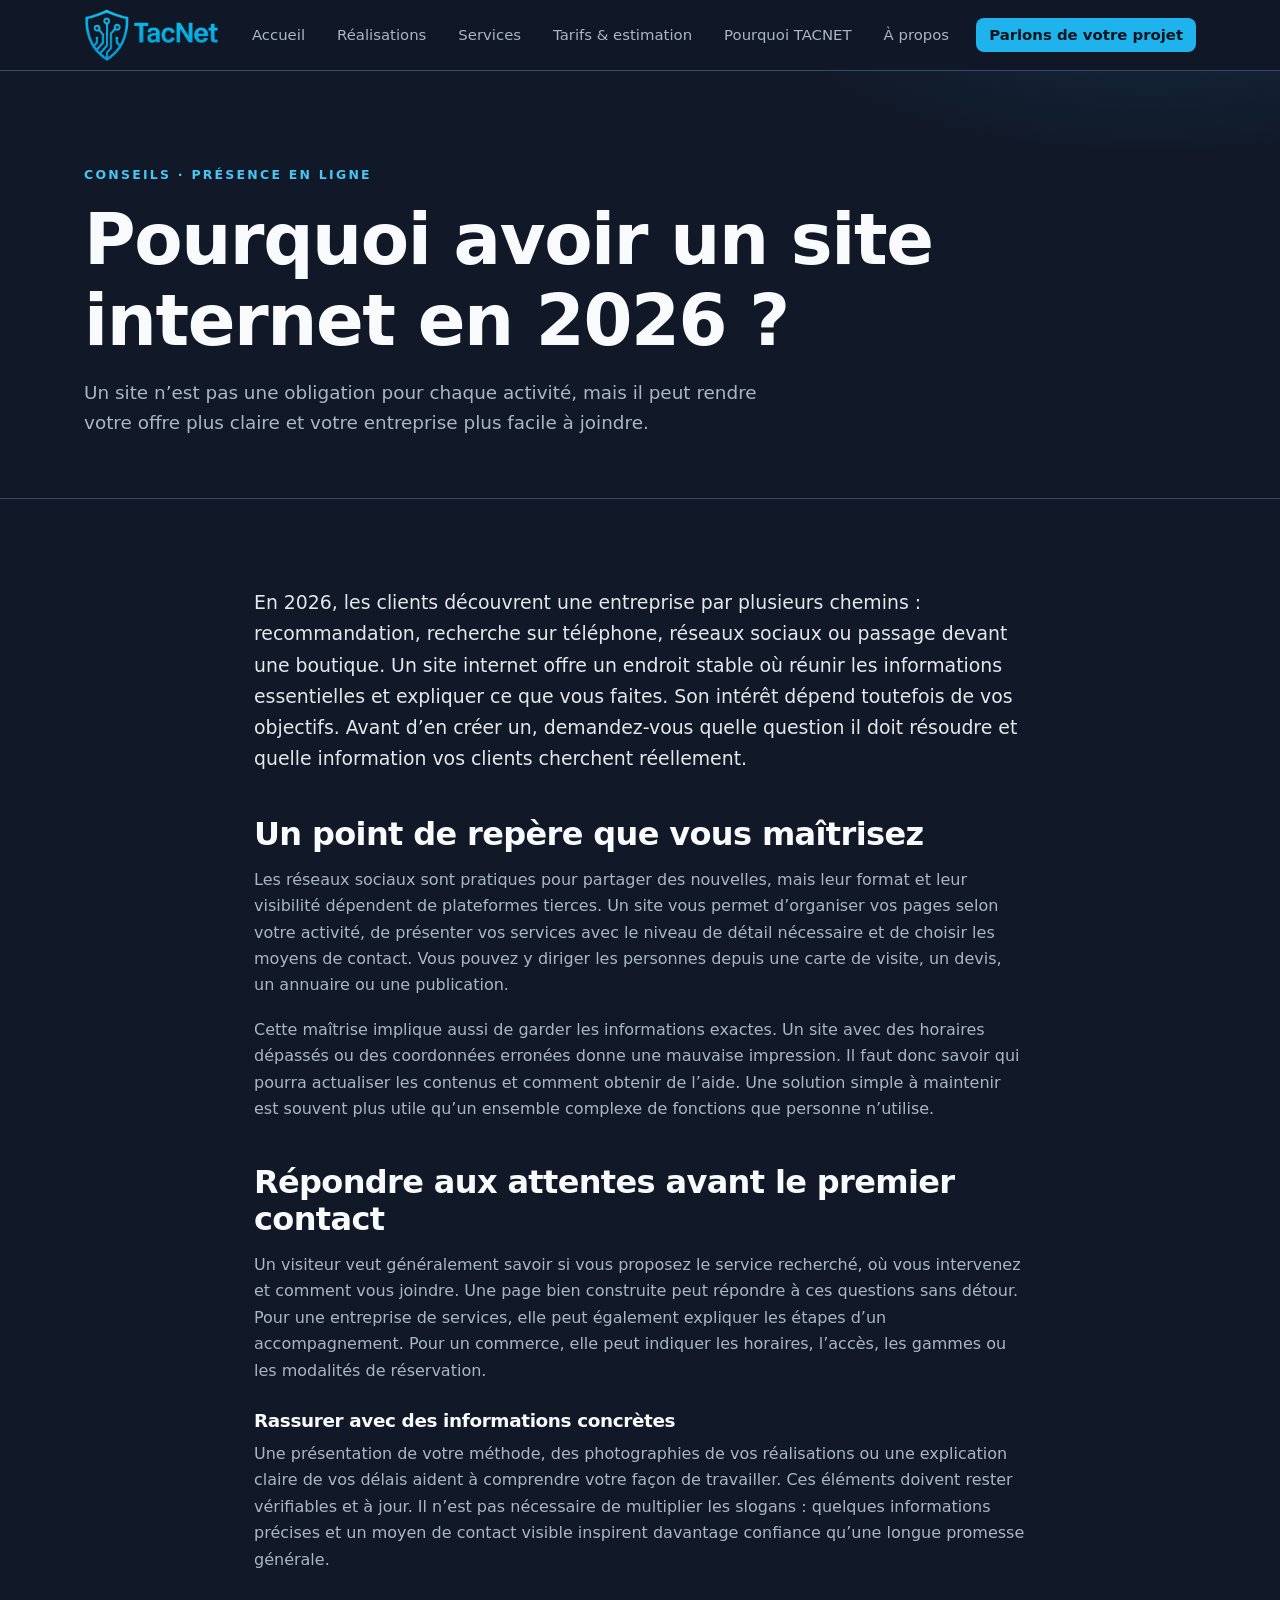
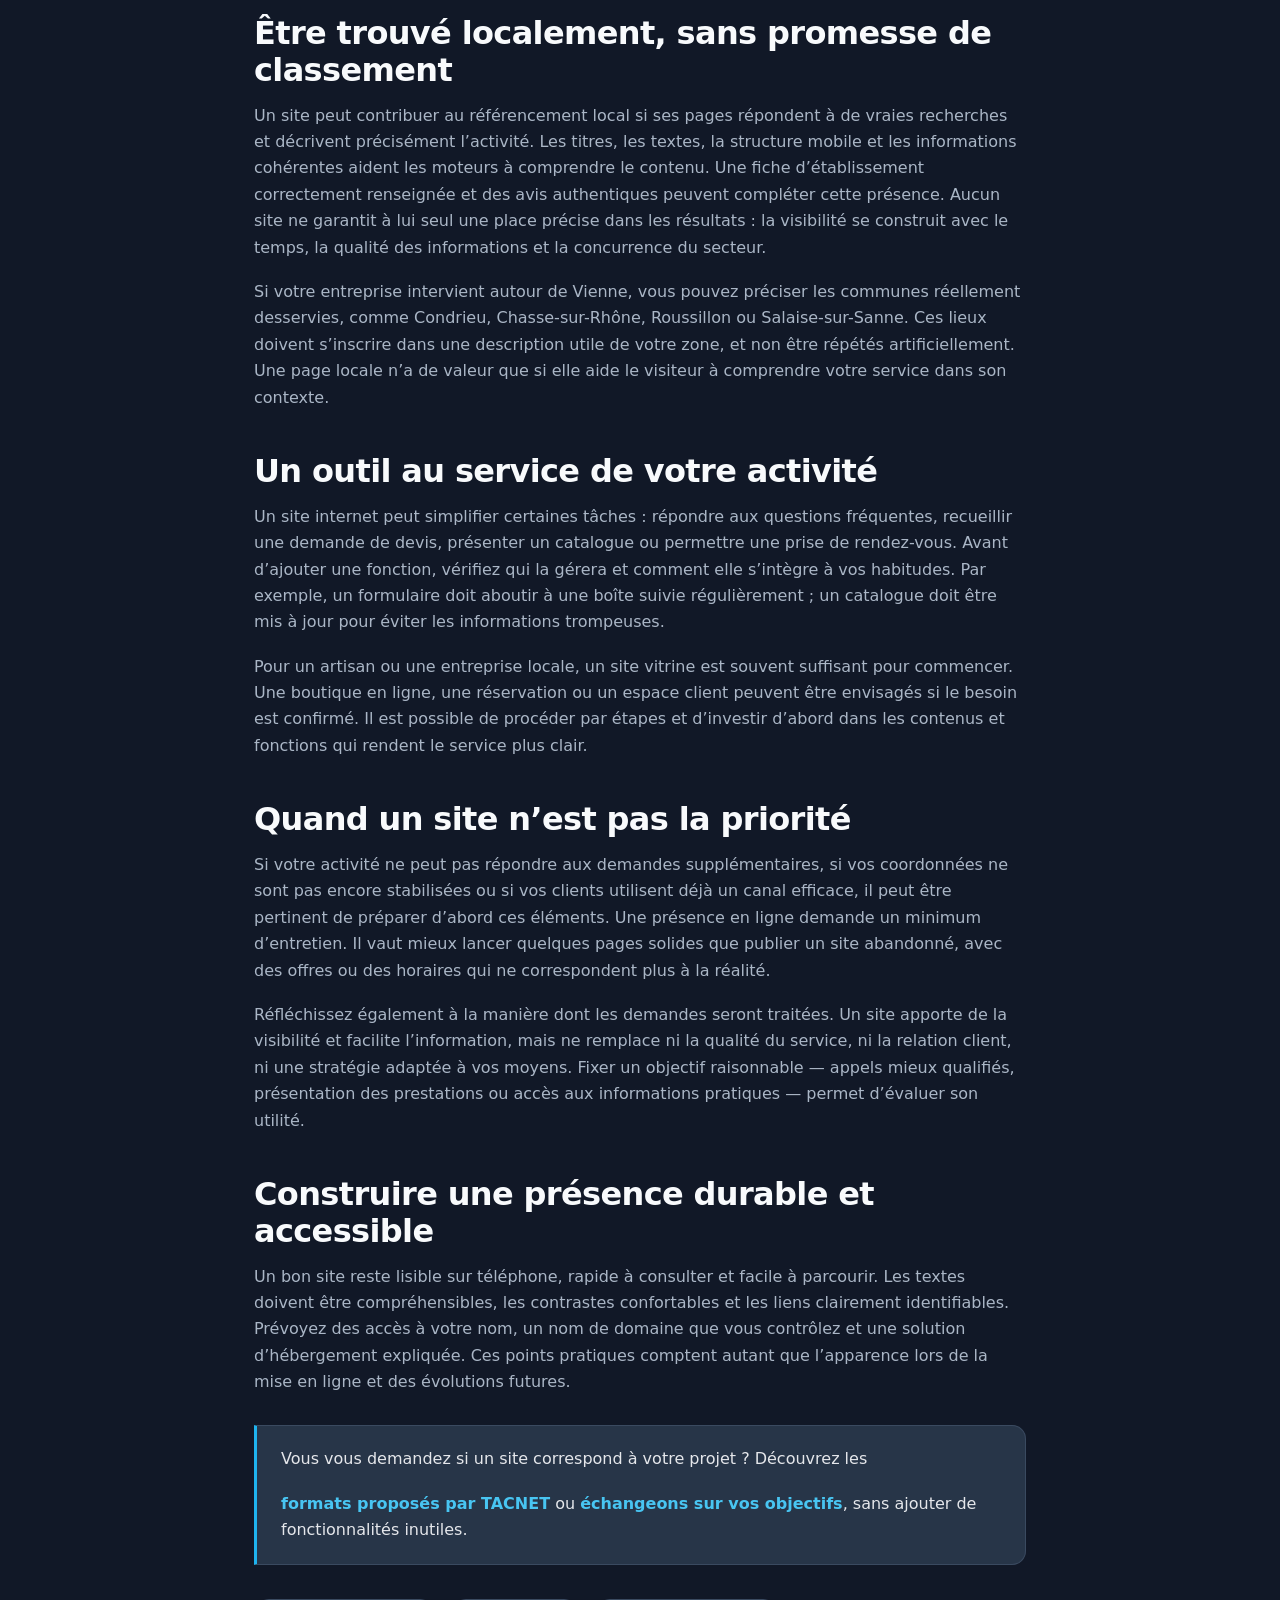
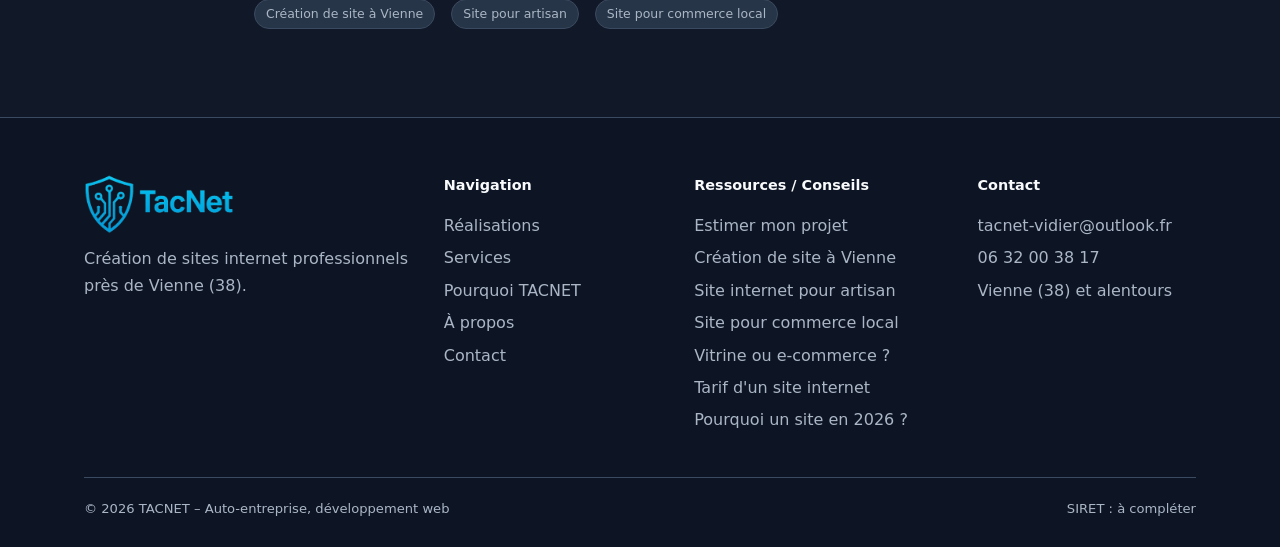
<file: pourquoi-site-internet.html>
<!DOCTYPE html>
<html lang="fr">
<head>
<meta charset="utf-8">
<meta name="viewport" content="width=device-width,initial-scale=1">
<title>Pourquoi avoir un site internet en 2026 ? | TACNET</title>
<meta name="description" content="En 2026, à quoi sert encore un site internet pour une entreprise locale ? Découvrez les avantages concrets et les bonnes questions à se poser.">
<link rel="stylesheet" href="assets/style.css">
</head>
<body>
<header><div class="wrap nav">
<a class="logo" href="index.html">TAC<b>NET</b></a><button class="burger" aria-label="Menu" aria-expanded="false">Menu</button>
<nav><ul><li><a href="index.html">Accueil</a></li><li><a href="realisations.html">Réalisations</a></li><li><a href="services.html">Services</a></li><li><a href="estimation-projet.html">Tarifs & estimation</a></li><li><a href="pourquoi-tacnet.html">Pourquoi TACNET</a></li><li><a href="a-propos.html">À propos</a></li><li><a class="cta" href="contact.html">Parlons de votre projet</a></li></ul></nav>
</div></header>
<main>
<section class="page-hero"><div class="wrap"><span class="eyebrow">Conseils · Présence en ligne</span><h1>Pourquoi avoir un site internet en 2026 ?</h1><p class="lead">Un site n’est pas une obligation pour chaque activité, mais il peut rendre votre offre plus claire et votre entreprise plus facile à joindre.</p></div></section>
<section><article class="wrap article-body">
<p class="article-intro">En 2026, les clients découvrent une entreprise par plusieurs chemins : recommandation, recherche sur téléphone, réseaux sociaux ou passage devant une boutique. Un site internet offre un endroit stable où réunir les informations essentielles et expliquer ce que vous faites. Son intérêt dépend toutefois de vos objectifs. Avant d’en créer un, demandez-vous quelle question il doit résoudre et quelle information vos clients cherchent réellement.</p>
<h2>Un point de repère que vous maîtrisez</h2>
<p>Les réseaux sociaux sont pratiques pour partager des nouvelles, mais leur format et leur visibilité dépendent de plateformes tierces. Un site vous permet d’organiser vos pages selon votre activité, de présenter vos services avec le niveau de détail nécessaire et de choisir les moyens de contact. Vous pouvez y diriger les personnes depuis une carte de visite, un devis, un annuaire ou une publication.</p>
<p>Cette maîtrise implique aussi de garder les informations exactes. Un site avec des horaires dépassés ou des coordonnées erronées donne une mauvaise impression. Il faut donc savoir qui pourra actualiser les contenus et comment obtenir de l’aide. Une solution simple à maintenir est souvent plus utile qu’un ensemble complexe de fonctions que personne n’utilise.</p>
<h2>Répondre aux attentes avant le premier contact</h2>
<p>Un visiteur veut généralement savoir si vous proposez le service recherché, où vous intervenez et comment vous joindre. Une page bien construite peut répondre à ces questions sans détour. Pour une entreprise de services, elle peut également expliquer les étapes d’un accompagnement. Pour un commerce, elle peut indiquer les horaires, l’accès, les gammes ou les modalités de réservation.</p>
<h3>Rassurer avec des informations concrètes</h3>
<p>Une présentation de votre méthode, des photographies de vos réalisations ou une explication claire de vos délais aident à comprendre votre façon de travailler. Ces éléments doivent rester vérifiables et à jour. Il n’est pas nécessaire de multiplier les slogans : quelques informations précises et un moyen de contact visible inspirent davantage confiance qu’une longue promesse générale.</p>
<h2>Être trouvé localement, sans promesse de classement</h2>
<p>Un site peut contribuer au référencement local si ses pages répondent à de vraies recherches et décrivent précisément l’activité. Les titres, les textes, la structure mobile et les informations cohérentes aident les moteurs à comprendre le contenu. Une fiche d’établissement correctement renseignée et des avis authentiques peuvent compléter cette présence. Aucun site ne garantit à lui seul une place précise dans les résultats : la visibilité se construit avec le temps, la qualité des informations et la concurrence du secteur.</p>
<p>Si votre entreprise intervient autour de Vienne, vous pouvez préciser les communes réellement desservies, comme Condrieu, Chasse-sur-Rhône, Roussillon ou Salaise-sur-Sanne. Ces lieux doivent s’inscrire dans une description utile de votre zone, et non être répétés artificiellement. Une page locale n’a de valeur que si elle aide le visiteur à comprendre votre service dans son contexte.</p>
<h2>Un outil au service de votre activité</h2>
<p>Un site internet peut simplifier certaines tâches : répondre aux questions fréquentes, recueillir une demande de devis, présenter un catalogue ou permettre une prise de rendez-vous. Avant d’ajouter une fonction, vérifiez qui la gérera et comment elle s’intègre à vos habitudes. Par exemple, un formulaire doit aboutir à une boîte suivie régulièrement ; un catalogue doit être mis à jour pour éviter les informations trompeuses.</p>
<p>Pour un artisan ou une entreprise locale, un site vitrine est souvent suffisant pour commencer. Une boutique en ligne, une réservation ou un espace client peuvent être envisagés si le besoin est confirmé. Il est possible de procéder par étapes et d’investir d’abord dans les contenus et fonctions qui rendent le service plus clair.</p>
<h2>Quand un site n’est pas la priorité</h2>
<p>Si votre activité ne peut pas répondre aux demandes supplémentaires, si vos coordonnées ne sont pas encore stabilisées ou si vos clients utilisent déjà un canal efficace, il peut être pertinent de préparer d’abord ces éléments. Une présence en ligne demande un minimum d’entretien. Il vaut mieux lancer quelques pages solides que publier un site abandonné, avec des offres ou des horaires qui ne correspondent plus à la réalité.</p>
<p>Réfléchissez également à la manière dont les demandes seront traitées. Un site apporte de la visibilité et facilite l’information, mais ne remplace ni la qualité du service, ni la relation client, ni une stratégie adaptée à vos moyens. Fixer un objectif raisonnable — appels mieux qualifiés, présentation des prestations ou accès aux informations pratiques — permet d’évaluer son utilité.</p>
<h2>Construire une présence durable et accessible</h2>
<p>Un bon site reste lisible sur téléphone, rapide à consulter et facile à parcourir. Les textes doivent être compréhensibles, les contrastes confortables et les liens clairement identifiables. Prévoyez des accès à votre nom, un nom de domaine que vous contrôlez et une solution d’hébergement expliquée. Ces points pratiques comptent autant que l’apparence lors de la mise en ligne et des évolutions futures.</p>
<div class="article-callout"><p>Vous vous demandez si un site correspond à votre projet ? Découvrez les <a class="link" href="services.html">formats proposés par TACNET</a> ou <a class="link" href="contact.html">échangeons sur vos objectifs</a>, sans ajouter de fonctionnalités inutiles.</p></div>
<div class="article-links"><a class="pill" href="site-internet-vienne.html">Création de site à Vienne</a><a class="pill" href="site-internet-artisan.html">Site pour artisan</a><a class="pill" href="site-commerce-local.html">Site pour commerce local</a></div>
</article></section>
</main>
<footer><div class="wrap"><div class="fgrid">
<div><a class="logo" href="index.html">TAC<b>NET</b></a><p style="margin-top:12px;max-width:340px">Création de sites internet professionnels près de Vienne (38).</p></div>
<div><h4>Navigation</h4><ul><li><a href="realisations.html">Réalisations</a></li><li><a href="services.html">Services</a></li><li><a href="pourquoi-tacnet.html">Pourquoi TACNET</a></li><li><a href="a-propos.html">À propos</a></li><li><a href="contact.html">Contact</a></li></ul></div>
<div><h4>Ressources / Conseils</h4><ul><li><a href="estimation-projet.html">Estimer mon projet</a></li><li><a href="site-internet-vienne.html">Création de site à Vienne</a></li><li><a href="site-internet-artisan.html">Site internet pour artisan</a></li><li><a href="site-commerce-local.html">Site pour commerce local</a></li><li><a href="site-vitrine-ou-ecommerce.html">Vitrine ou e-commerce ?</a></li><li><a href="tarif-site-internet.html">Tarif d'un site internet</a></li><li><a href="pourquoi-site-internet.html">Pourquoi un site en 2026 ?</a></li></ul></div>
<div><h4>Contact</h4><ul><li><a href="mailto:tacnet-vidier@outlook.fr">tacnet-vidier@outlook.fr</a></li><li><a href="tel:+33632003817">06 32 00 38 17</a></li><li><p>Vienne (38) et alentours</p></li></ul></div>
</div><div class="copy"><span>© 2026 TACNET – Auto-entreprise, développement web</span><span>SIRET : à compléter</span></div></div></footer>
<script src="assets/main.js"></script>
</body>
</html>
</file>
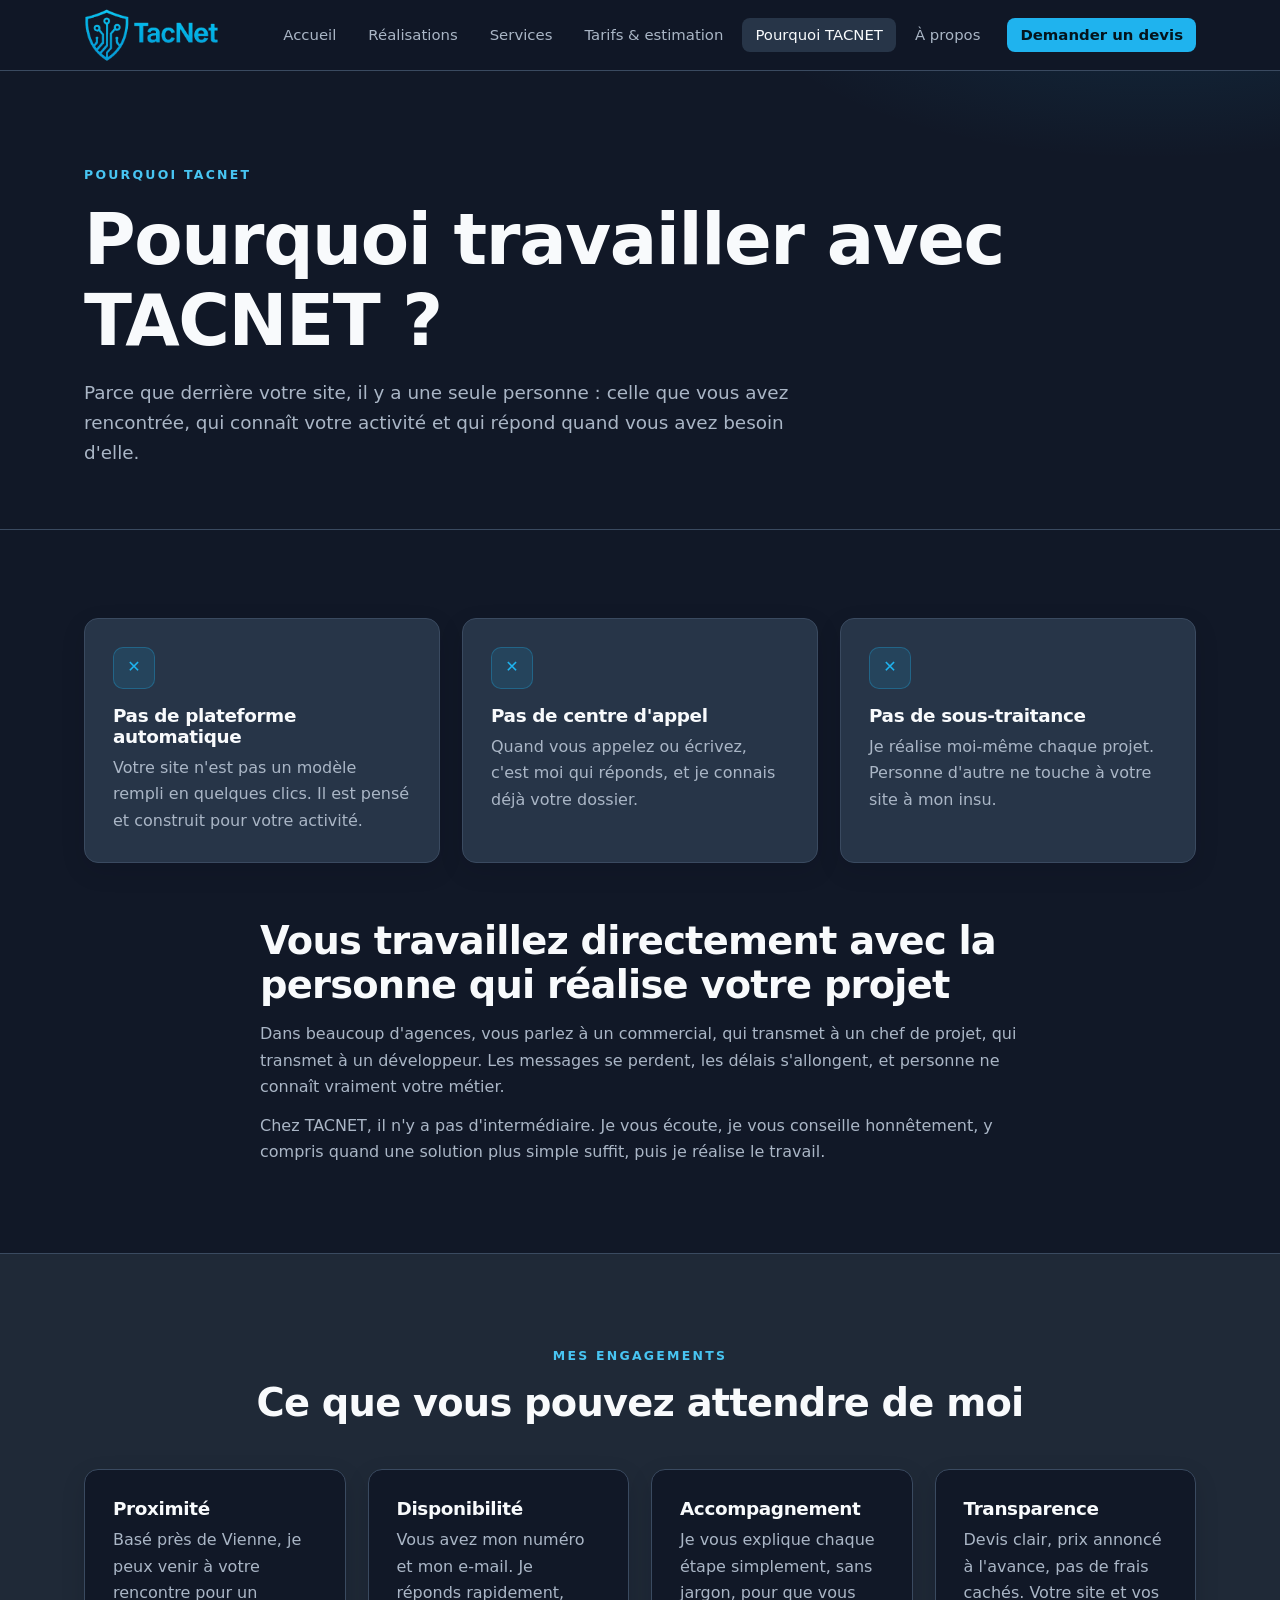
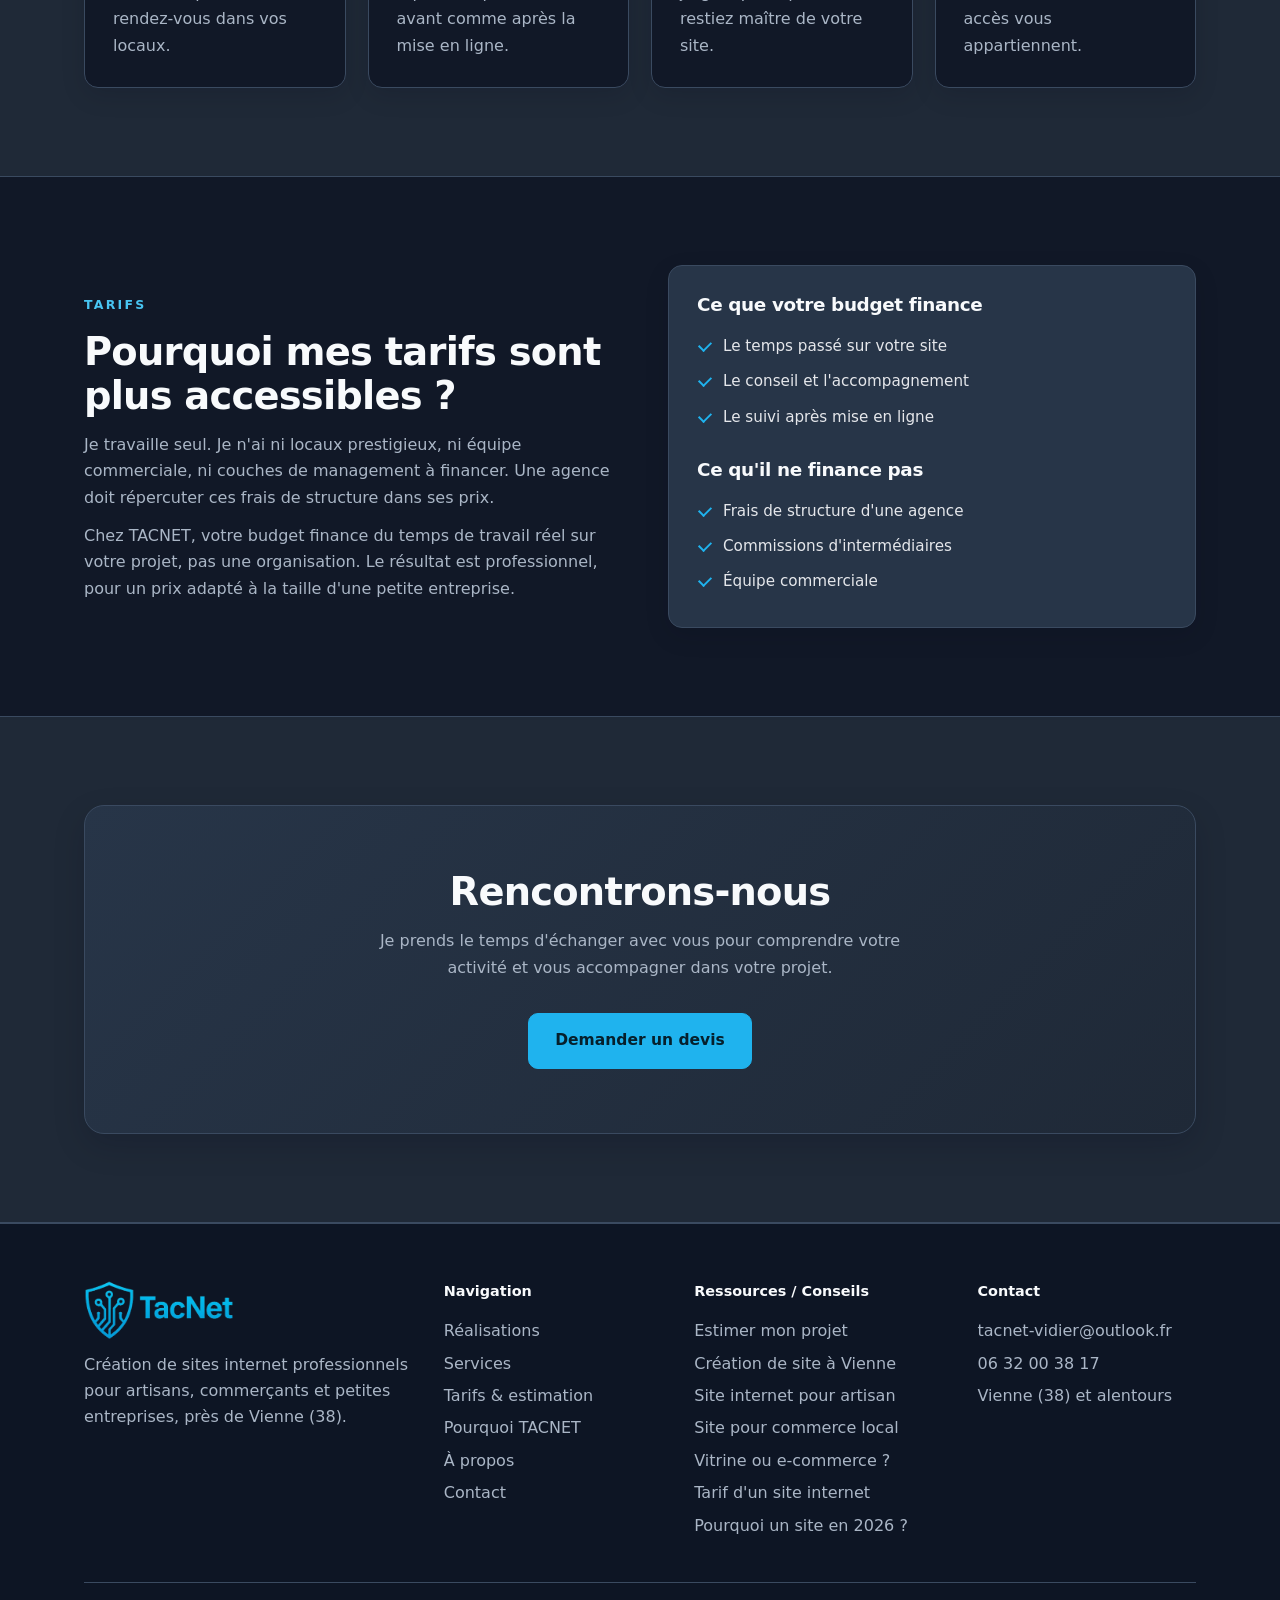
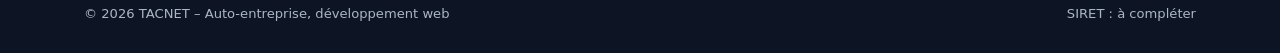
<file: pourquoi-tacnet.html>
<!DOCTYPE html>
<html lang="fr">
<head>
<meta charset="utf-8">
<meta name="viewport" content="width=device-width,initial-scale=1">
<title>Pourquoi TACNET – Un interlocuteur unique, des tarifs accessibles</title>
<meta name="description" content="Pas de plateforme automatique, pas de centre d'appel, pas de sous-traitance : travaillez directement avec la personne qui réalise votre site.">
<link rel="stylesheet" href="assets/style.css">
</head>
<body>
<header><div class="wrap nav">
<a class="logo" href="index.html">TAC<b>NET</b></a>
<button class="burger" aria-label="Menu" aria-expanded="false">Menu</button>
<nav><ul>
<li><a href="index.html">Accueil</a></li>
<li><a href="realisations.html">Réalisations</a></li>
<li><a href="services.html">Services</a></li>
<li><a href="estimation-projet.html">Tarifs & estimation</a></li>
<li><a class="on" href="pourquoi-tacnet.html">Pourquoi TACNET</a></li>
<li><a href="a-propos.html">À propos</a></li>
<li><a class="cta" href="contact.html">Demander un devis</a></li>
</ul></nav>
</div></header>

<main>
<section class="page-hero"><div class="wrap">
<span class="eyebrow">Pourquoi TACNET</span>
<h1>Pourquoi travailler avec TACNET ?</h1>
<p class="lead">Parce que derrière votre site, il y a une seule personne : celle que vous avez rencontrée, qui connaît votre activité et qui répond quand vous avez besoin d'elle.</p>
</div></section>

<section><div class="wrap">
<div class="grid g3" style="margin-top:0">
<div class="card rv"><div class="ico">✕</div><h3>Pas de plateforme automatique</h3><p>Votre site n'est pas un modèle rempli en quelques clics. Il est pensé et construit pour votre activité.</p></div>
<div class="card rv"><div class="ico">✕</div><h3>Pas de centre d'appel</h3><p>Quand vous appelez ou écrivez, c'est moi qui réponds, et je connais déjà votre dossier.</p></div>
<div class="card rv"><div class="ico">✕</div><h3>Pas de sous-traitance</h3><p>Je réalise moi-même chaque projet. Personne d'autre ne touche à votre site à mon insu.</p></div>
</div>
<div class="rv" style="max-width:760px;margin:56px auto 0">
<h2>Vous travaillez directement avec la personne qui réalise votre projet</h2>
<p style="margin-top:12px">Dans beaucoup d'agences, vous parlez à un commercial, qui transmet à un chef de projet, qui transmet à un développeur. Les messages se perdent, les délais s'allongent, et personne ne connaît vraiment votre métier.</p>
<p style="margin-top:12px">Chez TACNET, il n'y a pas d'intermédiaire. Je vous écoute, je vous conseille honnêtement, y compris quand une solution plus simple suffit, puis je réalise le travail.</p>
</div></div></section>

<section class="alt"><div class="wrap">
<div class="center rv"><span class="eyebrow">Mes engagements</span><h2>Ce que vous pouvez attendre de moi</h2></div>
<div class="grid g4">
<div class="card rv"><h3>Proximité</h3><p>Basé près de Vienne, je peux venir à votre rencontre pour un rendez-vous dans vos locaux.</p></div>
<div class="card rv"><h3>Disponibilité</h3><p>Vous avez mon numéro et mon e-mail. Je réponds rapidement, avant comme après la mise en ligne.</p></div>
<div class="card rv"><h3>Accompagnement</h3><p>Je vous explique chaque étape simplement, sans jargon, pour que vous restiez maître de votre site.</p></div>
<div class="card rv"><h3>Transparence</h3><p>Devis clair, prix annoncé à l'avance, pas de frais cachés. Votre site et vos accès vous appartiennent.</p></div>
</div></div></section>

<section><div class="wrap split">
<div class="rv"><span class="eyebrow">Tarifs</span>
<h2>Pourquoi mes tarifs sont plus accessibles ?</h2>
<p>Je travaille seul. Je n'ai ni locaux prestigieux, ni équipe commerciale, ni couches de management à financer. Une agence doit répercuter ces frais de structure dans ses prix.</p>
<p style="margin-top:12px">Chez TACNET, votre budget finance du temps de travail réel sur votre projet, pas une organisation. Le résultat est professionnel, pour un prix adapté à la taille d'une petite entreprise.</p></div>
<div class="card rv"><h3>Ce que votre budget finance</h3>
<ul class="check"><li>Le temps passé sur votre site</li><li>Le conseil et l'accompagnement</li><li>Le suivi après mise en ligne</li></ul>
<h3 style="margin-top:24px">Ce qu'il ne finance pas</h3>
<ul class="check"><li>Frais de structure d'une agence</li><li>Commissions d'intermédiaires</li><li>Équipe commerciale</li></ul></div>
</div></section>

<section class="alt"><div class="wrap"><div class="cta-band rv">
<h2>Rencontrons-nous</h2>
<p>Je prends le temps d'échanger avec vous pour comprendre votre activité et vous accompagner dans votre projet.</p>
<div class="actions"><a class="btn primary" href="contact.html">Demander un devis</a></div>
</div></div></section>
</main>

<footer><div class="wrap">
<div class="fgrid">
<div><a class="logo" href="index.html">TAC<b>NET</b></a><p style="margin-top:12px;max-width:340px">Création de sites internet professionnels pour artisans, commerçants et petites entreprises, près de Vienne (38).</p></div>
<div><h4>Navigation</h4><ul><li><a href="realisations.html">Réalisations</a></li><li><a href="services.html">Services</a></li><li><a href="estimation-projet.html">Tarifs & estimation</a></li><li><a href="pourquoi-tacnet.html">Pourquoi TACNET</a></li><li><a href="a-propos.html">À propos</a></li><li><a href="contact.html">Contact</a></li></ul></div>
<div><h4>Ressources / Conseils</h4><ul><li><a href="estimation-projet.html">Estimer mon projet</a></li><li><a href="site-internet-vienne.html">Création de site à Vienne</a></li><li><a href="site-internet-artisan.html">Site internet pour artisan</a></li><li><a href="site-commerce-local.html">Site pour commerce local</a></li><li><a href="site-vitrine-ou-ecommerce.html">Vitrine ou e-commerce ?</a></li><li><a href="tarif-site-internet.html">Tarif d'un site internet</a></li><li><a href="pourquoi-site-internet.html">Pourquoi un site en 2026 ?</a></li></ul></div>
<div><h4>Contact</h4><ul><li><a href="mailto:tacnet-vidier@outlook.fr">tacnet-vidier@outlook.fr</a></li><li><a href="tel:+33632003817">06 32 00 38 17</a></li><li><p>Vienne (38) et alentours</p></li></ul></div>
</div>
<div class="copy"><span>© 2026 TACNET – Auto-entreprise, développement web</span><span>SIRET : à compléter</span></div>
</div></footer>
<script src="assets/main.js"></script>
</body>
</html>
</file>
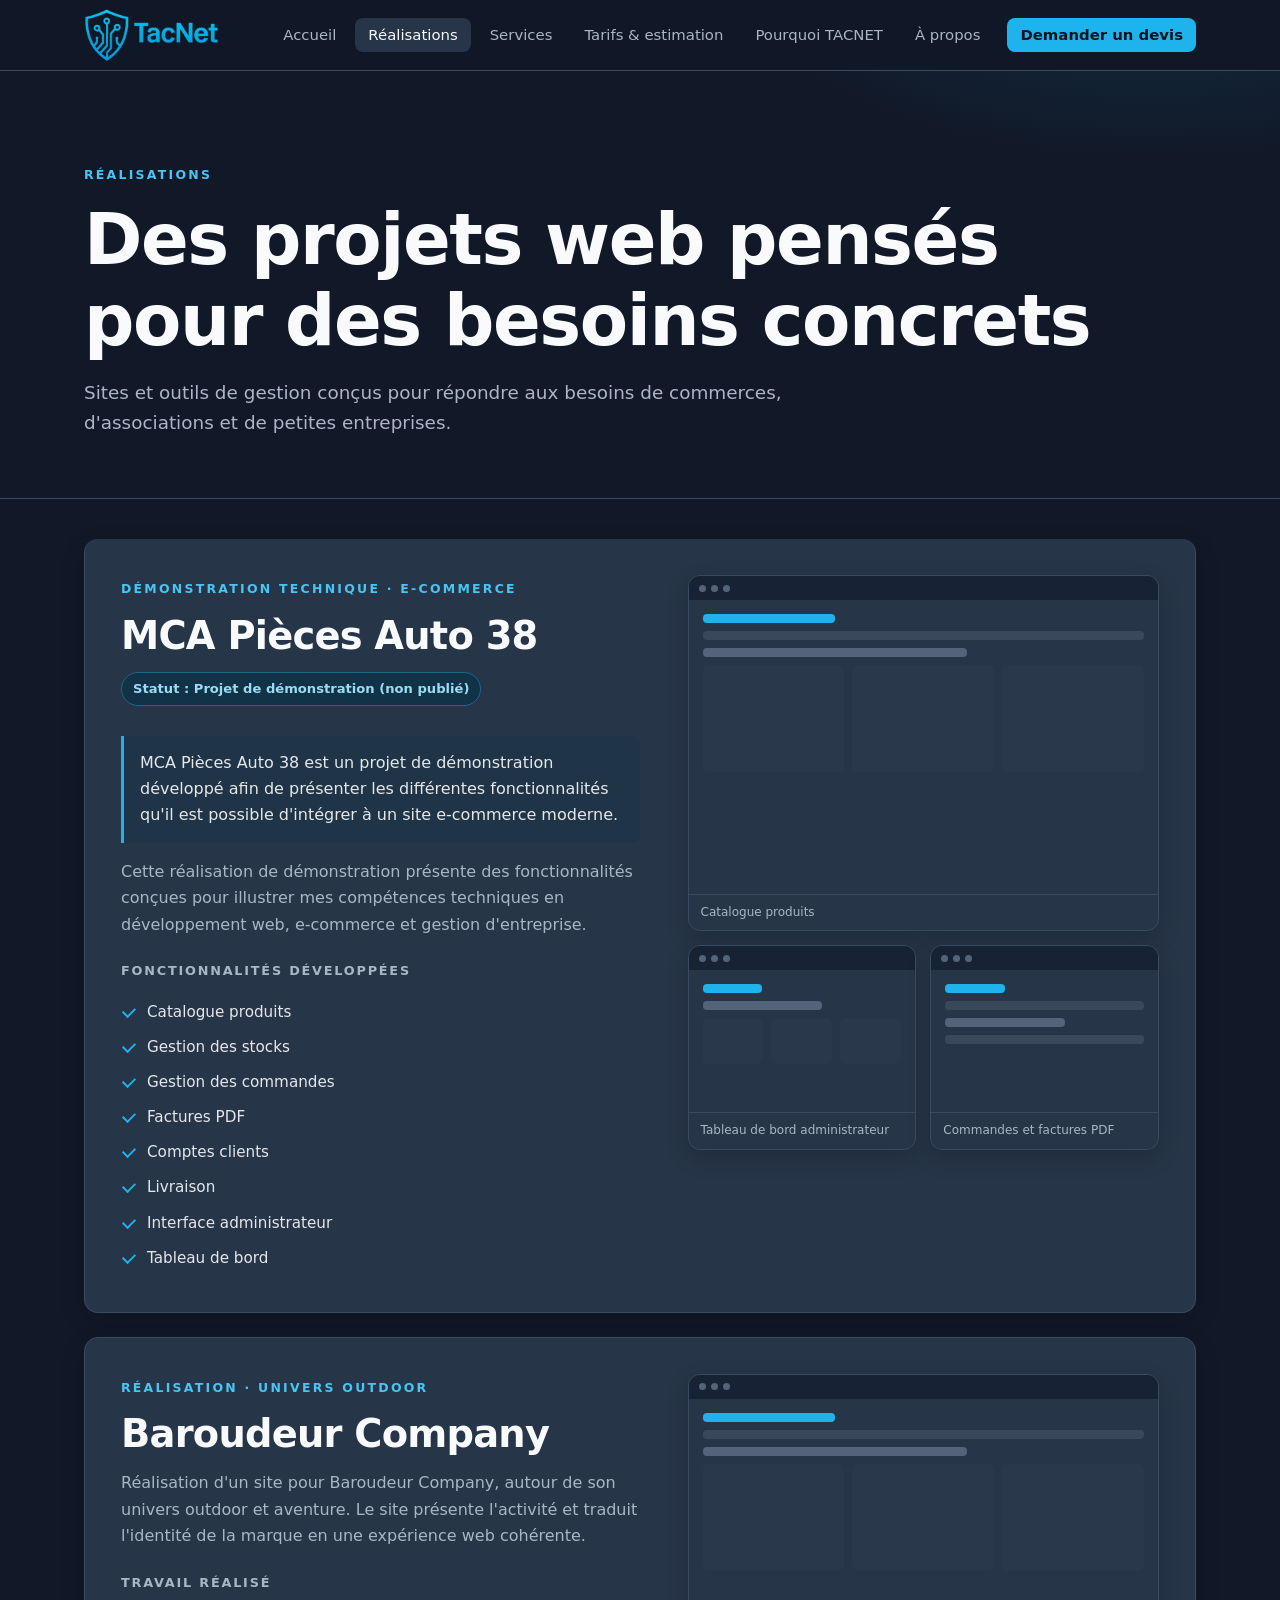
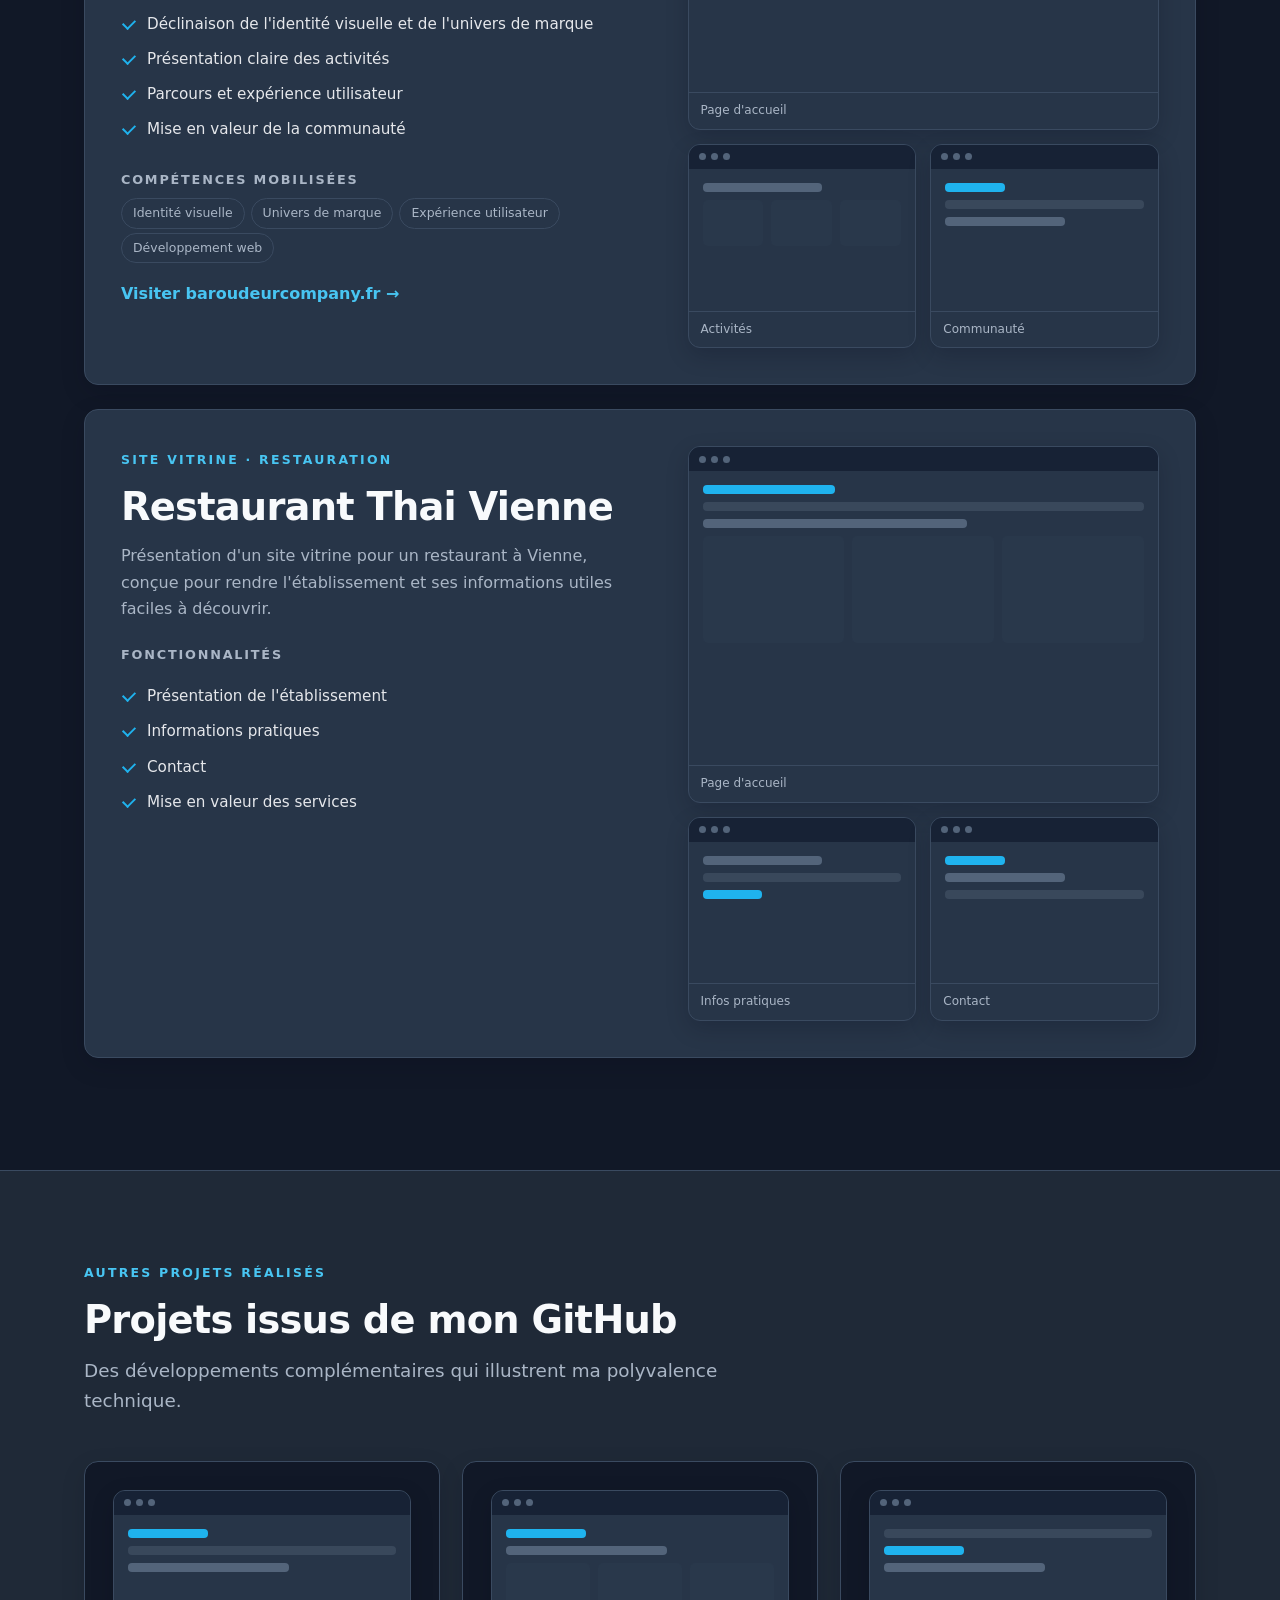
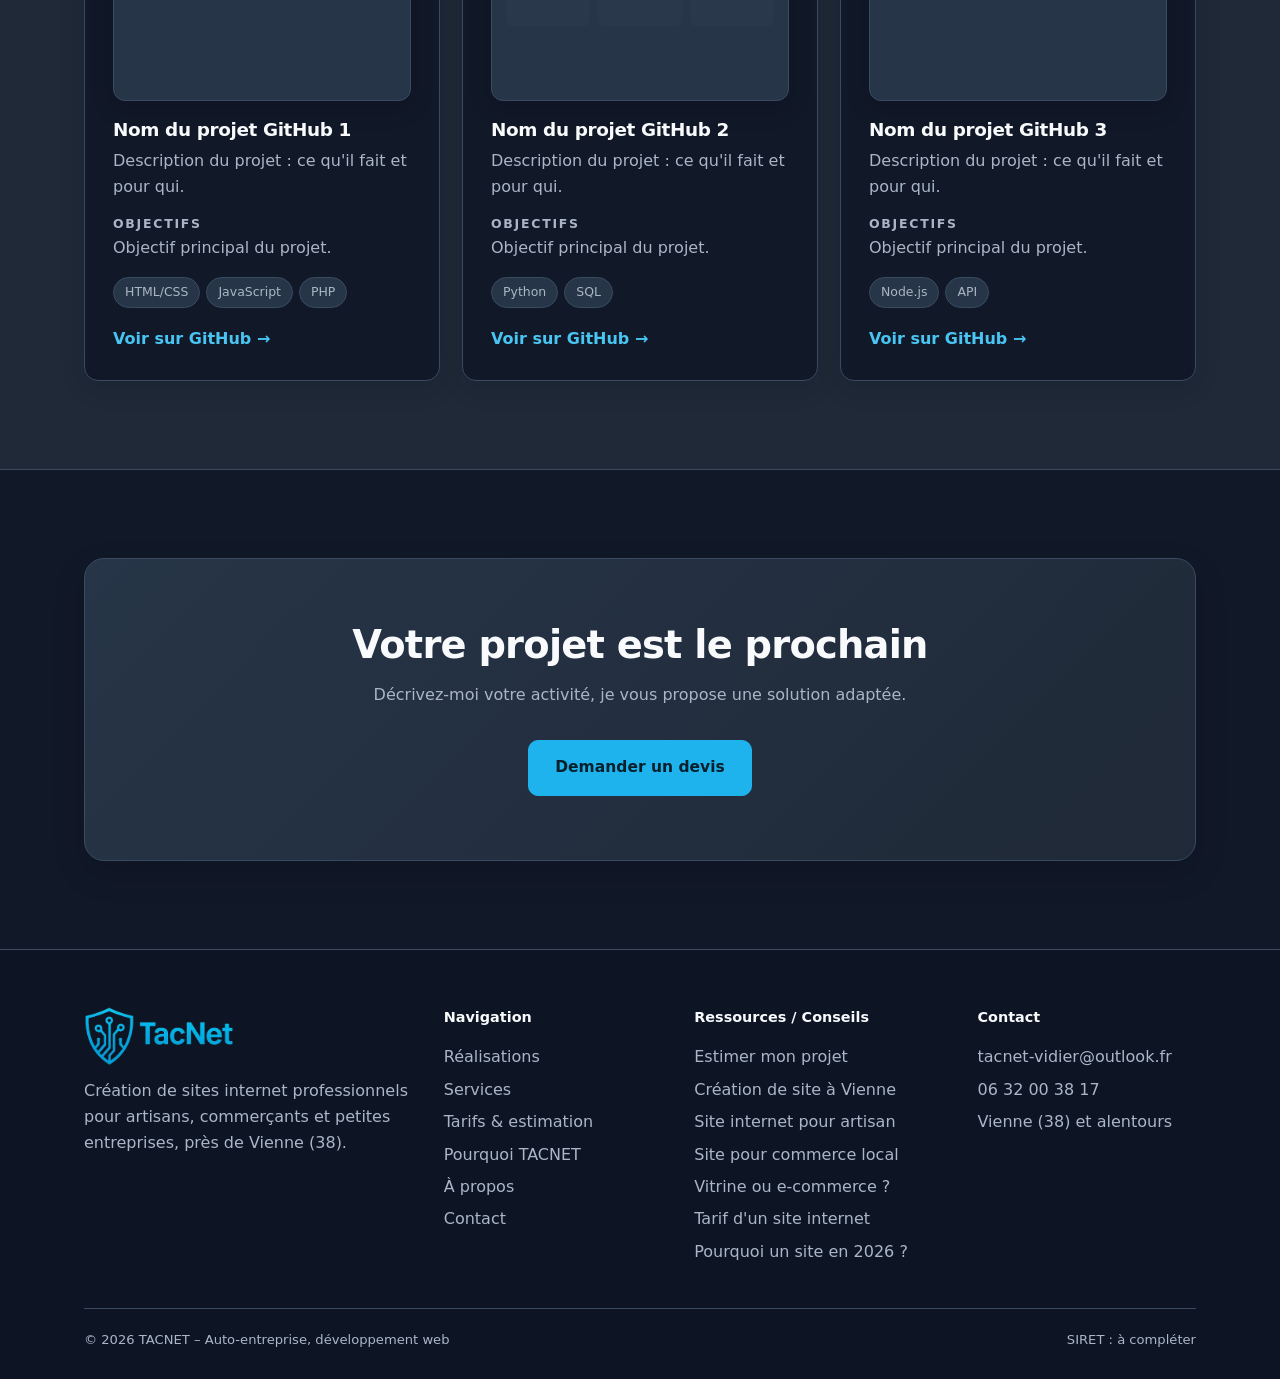
<file: realisations.html>
<!DOCTYPE html>
<html lang="fr">
<head>
<meta charset="utf-8">
<meta name="viewport" content="width=device-width,initial-scale=1">
<title>Réalisations – TACNET | Sites web pour professionnels</title>
<meta name="description" content="Projets réalisés par TACNET : solution complète pour magasin de pièces auto, site de marque outdoor, site vitrine de restaurant et autres projets.">
<link rel="stylesheet" href="assets/style.css">
</head>
<body>
<header><div class="wrap nav">
<a class="logo" href="index.html">TAC<b>NET</b></a>
<button class="burger" aria-label="Menu" aria-expanded="false">Menu</button>
<nav><ul>
<li><a href="index.html">Accueil</a></li>
<li><a class="on" href="realisations.html">Réalisations</a></li>
<li><a href="services.html">Services</a></li>
<li><a href="estimation-projet.html">Tarifs & estimation</a></li>
<li><a href="pourquoi-tacnet.html">Pourquoi TACNET</a></li>
<li><a href="a-propos.html">À propos</a></li>
<li><a class="cta" href="contact.html">Demander un devis</a></li>
</ul></nav>
</div></header>

<main>
<section class="page-hero"><div class="wrap">
<span class="eyebrow">Réalisations</span>
<h1>Des projets web pensés pour des besoins concrets</h1>
<p class="lead">Sites et outils de gestion conçus pour répondre aux besoins de commerces, d'associations et de petites entreprises.</p>
</div></section>

<section style="padding-top:40px"><div class="wrap">

<article class="project first rv">
<div class="meta">
<span class="eyebrow">Démonstration technique · E-commerce</span>
<h2>MCA Pièces Auto 38</h2>
<span class="project-status">Statut : Projet de démonstration (non publié)</span>
<p class="project-note">MCA Pièces Auto 38 est un projet de démonstration développé afin de présenter les différentes fonctionnalités qu'il est possible d'intégrer à un site e-commerce moderne.</p>
<p style="margin-top:16px">Cette réalisation de démonstration présente des fonctionnalités conçues pour illustrer mes compétences techniques en développement web, e-commerce et gestion d'entreprise.</p>
<h4>Fonctionnalités développées</h4>
<ul class="check"><li>Catalogue produits</li><li>Gestion des stocks</li><li>Gestion des commandes</li><li>Factures PDF</li><li>Comptes clients</li><li>Livraison</li><li>Interface administrateur</li><li>Tableau de bord</li></ul>
</div>
<div class="shots">
<figure class="shot"><div class="bar"><i></i><i></i><i></i></div><div class="scr"><b class="r"></b><b></b><b class="w"></b><div class="blk"><em></em><em></em><em></em></div></div><figcaption>Catalogue produits</figcaption></figure>
<div class="row">
<figure class="shot"><div class="bar"><i></i><i></i><i></i></div><div class="scr"><b class="r"></b><b class="w"></b><div class="blk"><em></em><em></em><em></em></div></div><figcaption>Tableau de bord administrateur</figcaption></figure>
<figure class="shot"><div class="bar"><i></i><i></i><i></i></div><div class="scr"><b class="r"></b><b></b><b class="w"></b><b></b></div><figcaption>Commandes et factures PDF</figcaption></figure>
</div></div>
</article>

<article class="project rev rv">
<div class="meta">
<span class="eyebrow">Réalisation · Univers outdoor</span>
<h2>Baroudeur Company</h2>
<p>Réalisation d'un site pour Baroudeur Company, autour de son univers outdoor et aventure. Le site présente l'activité et traduit l'identité de la marque en une expérience web cohérente.</p>
<h4>Travail réalisé</h4>
<ul class="check"><li>Déclinaison de l'identité visuelle et de l'univers de marque</li><li>Présentation claire des activités</li><li>Parcours et expérience utilisateur</li><li>Mise en valeur de la communauté</li></ul>
<h4>Compétences mobilisées</h4>
<span class="pill">Identité visuelle</span><span class="pill">Univers de marque</span><span class="pill">Expérience utilisateur</span><span class="pill">Développement web</span>
<br><a class="link" href="https://baroudeurcompany.fr" target="_blank" rel="noopener">Visiter baroudeurcompany.fr →</a>
</div>
<div class="shots">
<figure class="shot"><div class="bar"><i></i><i></i><i></i></div><div class="scr"><b class="r"></b><b></b><b class="w"></b><div class="blk"><em></em><em></em><em></em></div></div><figcaption>Page d'accueil</figcaption></figure>
<div class="row">
<figure class="shot"><div class="bar"><i></i><i></i><i></i></div><div class="scr"><b class="w"></b><div class="blk"><em></em><em></em><em></em></div></div><figcaption>Activités</figcaption></figure>
<figure class="shot"><div class="bar"><i></i><i></i><i></i></div><div class="scr"><b class="r"></b><b></b><b class="w"></b></div><figcaption>Communauté</figcaption></figure>
</div></div>
</article>

<article class="project rv">
<div class="meta">
<span class="eyebrow">Site vitrine · Restauration</span>
<h2>Restaurant Thai Vienne</h2>
<p>Présentation d'un site vitrine pour un restaurant à Vienne, conçue pour rendre l'établissement et ses informations utiles faciles à découvrir.</p>
<h4>Fonctionnalités</h4>
<ul class="check"><li>Présentation de l'établissement</li><li>Informations pratiques</li><li>Contact</li><li>Mise en valeur des services</li></ul>
</div>
<div class="shots">
<figure class="shot"><div class="bar"><i></i><i></i><i></i></div><div class="scr"><b class="r"></b><b></b><b class="w"></b><div class="blk"><em></em><em></em><em></em></div></div><figcaption>Page d'accueil</figcaption></figure>
<div class="row">
<figure class="shot"><div class="bar"><i></i><i></i><i></i></div><div class="scr"><b class="w"></b><b></b><b class="r"></b></div><figcaption>Infos pratiques</figcaption></figure>
<figure class="shot"><div class="bar"><i></i><i></i><i></i></div><div class="scr"><b class="r"></b><b class="w"></b><b></b></div><figcaption>Contact</figcaption></figure>
</div></div>
</article>
</div></section>

<section class="alt"><div class="wrap">
<div class="rv"><span class="eyebrow">Autres projets réalisés</span>
<h2>Projets issus de mon GitHub</h2>
<p class="lead">Des développements complémentaires qui illustrent ma polyvalence technique.</p></div>
<div class="grid g3">
<!-- Dupliquez ce bloc pour chaque dépôt GitHub : titre, description, technologies, objectifs, lien -->
<article class="card rv">
<figure class="shot" style="margin-bottom:18px"><div class="bar"><i></i><i></i><i></i></div><div class="scr"><b class="r"></b><b></b><b class="w"></b></div></figure>
<h3>Nom du projet GitHub 1</h3>
<p>Description du projet : ce qu'il fait et pour qui.</p>
<h4 style="margin-top:14px;font-size:.78rem;letter-spacing:.14em;text-transform:uppercase;color:var(--mut)">Objectifs</h4>
<p>Objectif principal du projet.</p>
<div style="margin-top:12px"><span class="pill">HTML/CSS</span><span class="pill">JavaScript</span><span class="pill">PHP</span></div>
<a class="link" href="https://github.com/" target="_blank" rel="noopener">Voir sur GitHub →</a>
</article>
<article class="card rv">
<figure class="shot" style="margin-bottom:18px"><div class="bar"><i></i><i></i><i></i></div><div class="scr"><b class="r"></b><b class="w"></b><div class="blk"><em></em><em></em><em></em></div></div></figure>
<h3>Nom du projet GitHub 2</h3>
<p>Description du projet : ce qu'il fait et pour qui.</p>
<h4 style="margin-top:14px;font-size:.78rem;letter-spacing:.14em;text-transform:uppercase;color:var(--mut)">Objectifs</h4>
<p>Objectif principal du projet.</p>
<div style="margin-top:12px"><span class="pill">Python</span><span class="pill">SQL</span></div>
<a class="link" href="https://github.com/" target="_blank" rel="noopener">Voir sur GitHub →</a>
</article>
<article class="card rv">
<figure class="shot" style="margin-bottom:18px"><div class="bar"><i></i><i></i><i></i></div><div class="scr"><b></b><b class="r"></b><b class="w"></b></div></figure>
<h3>Nom du projet GitHub 3</h3>
<p>Description du projet : ce qu'il fait et pour qui.</p>
<h4 style="margin-top:14px;font-size:.78rem;letter-spacing:.14em;text-transform:uppercase;color:var(--mut)">Objectifs</h4>
<p>Objectif principal du projet.</p>
<div style="margin-top:12px"><span class="pill">Node.js</span><span class="pill">API</span></div>
<a class="link" href="https://github.com/" target="_blank" rel="noopener">Voir sur GitHub →</a>
</article>
</div></div></section>

<section><div class="wrap"><div class="cta-band rv">
<h2>Votre projet est le prochain</h2>
<p>Décrivez-moi votre activité, je vous propose une solution adaptée.</p>
<div class="actions"><a class="btn primary" href="contact.html">Demander un devis</a></div>
</div></div></section>
</main>

<footer><div class="wrap">
<div class="fgrid">
<div><a class="logo" href="index.html">TAC<b>NET</b></a><p style="margin-top:12px;max-width:340px">Création de sites internet professionnels pour artisans, commerçants et petites entreprises, près de Vienne (38).</p></div>
<div><h4>Navigation</h4><ul><li><a href="realisations.html">Réalisations</a></li><li><a href="services.html">Services</a></li><li><a href="estimation-projet.html">Tarifs & estimation</a></li><li><a href="pourquoi-tacnet.html">Pourquoi TACNET</a></li><li><a href="a-propos.html">À propos</a></li><li><a href="contact.html">Contact</a></li></ul></div>
<div><h4>Ressources / Conseils</h4><ul><li><a href="estimation-projet.html">Estimer mon projet</a></li><li><a href="site-internet-vienne.html">Création de site à Vienne</a></li><li><a href="site-internet-artisan.html">Site internet pour artisan</a></li><li><a href="site-commerce-local.html">Site pour commerce local</a></li><li><a href="site-vitrine-ou-ecommerce.html">Vitrine ou e-commerce ?</a></li><li><a href="tarif-site-internet.html">Tarif d'un site internet</a></li><li><a href="pourquoi-site-internet.html">Pourquoi un site en 2026 ?</a></li></ul></div>
<div><h4>Contact</h4><ul><li><a href="mailto:tacnet-vidier@outlook.fr">tacnet-vidier@outlook.fr</a></li><li><a href="tel:+33632003817">06 32 00 38 17</a></li><li><p>Vienne (38) et alentours</p></li></ul></div>
</div>
<div class="copy"><span>© 2026 TACNET – Auto-entreprise, développement web</span><span>SIRET : à compléter</span></div>
</div></footer>
<script src="assets/main.js"></script>
</body>
</html>
</file>
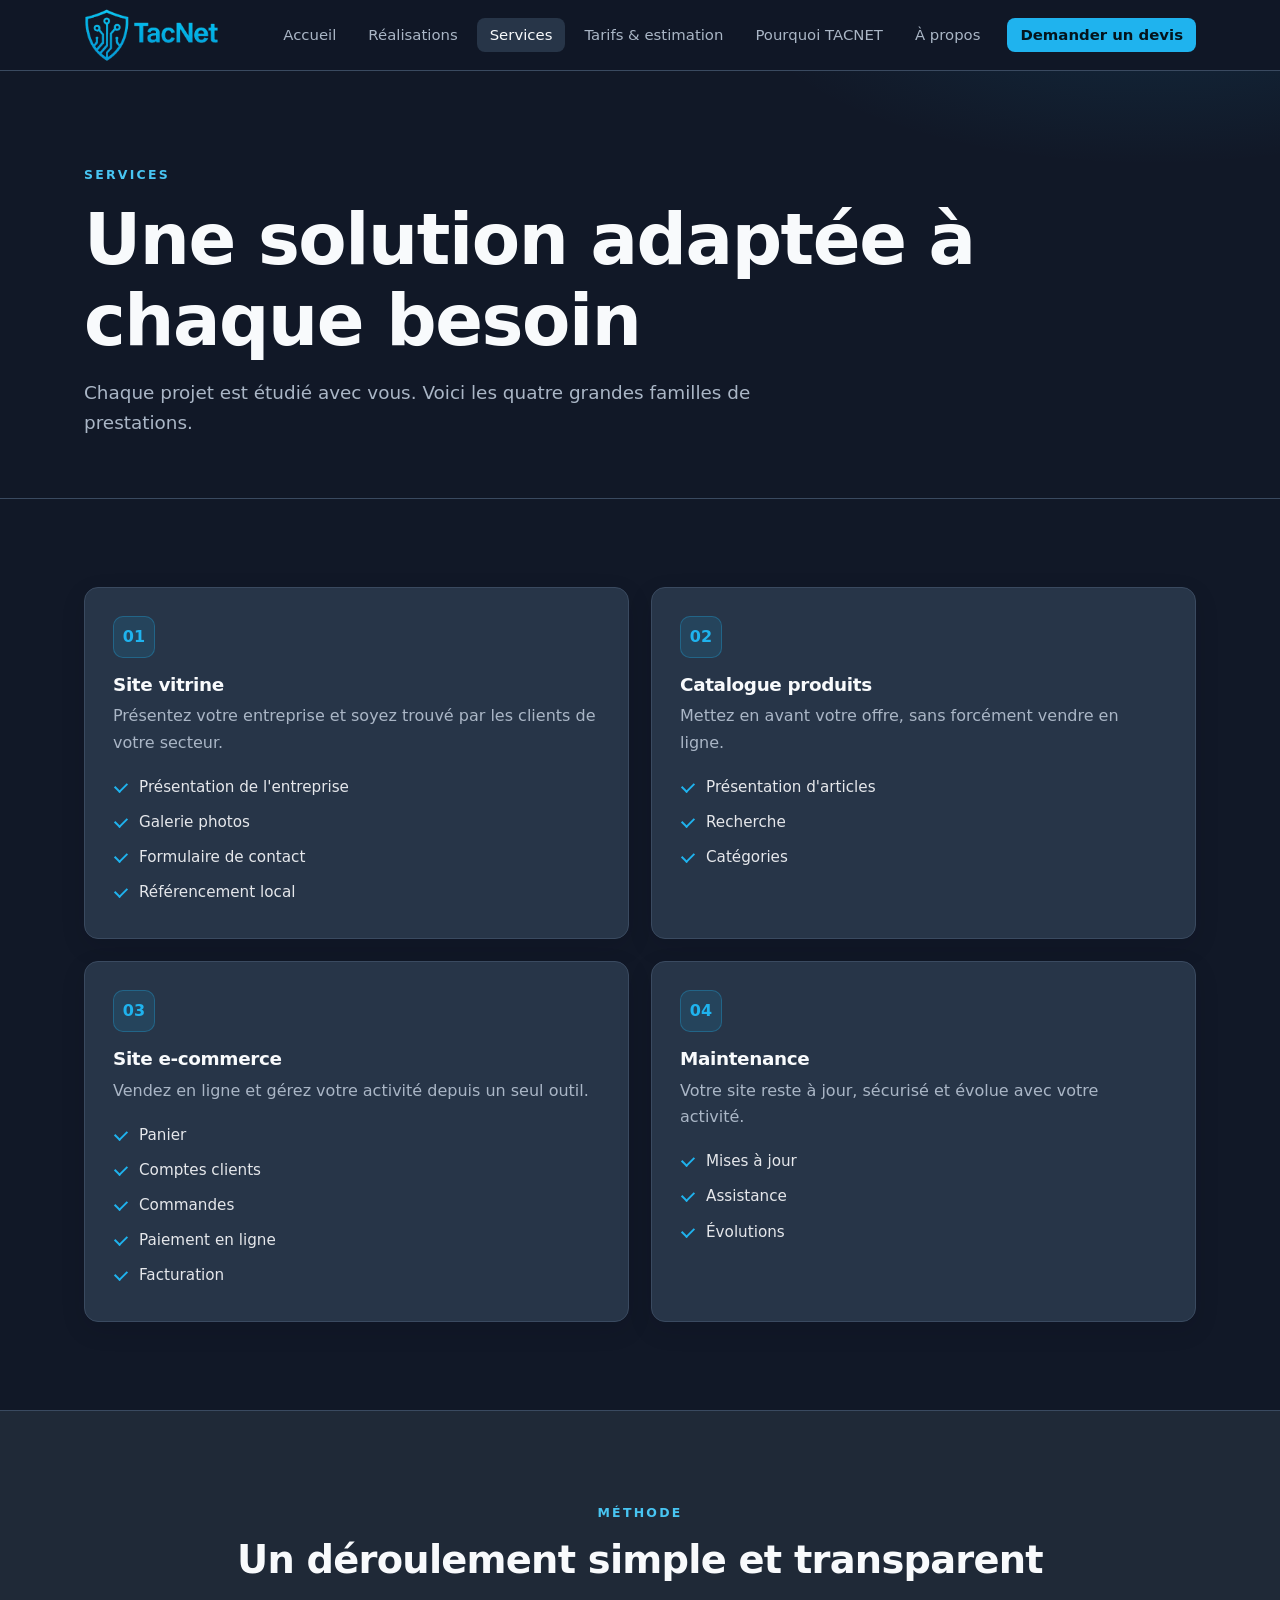
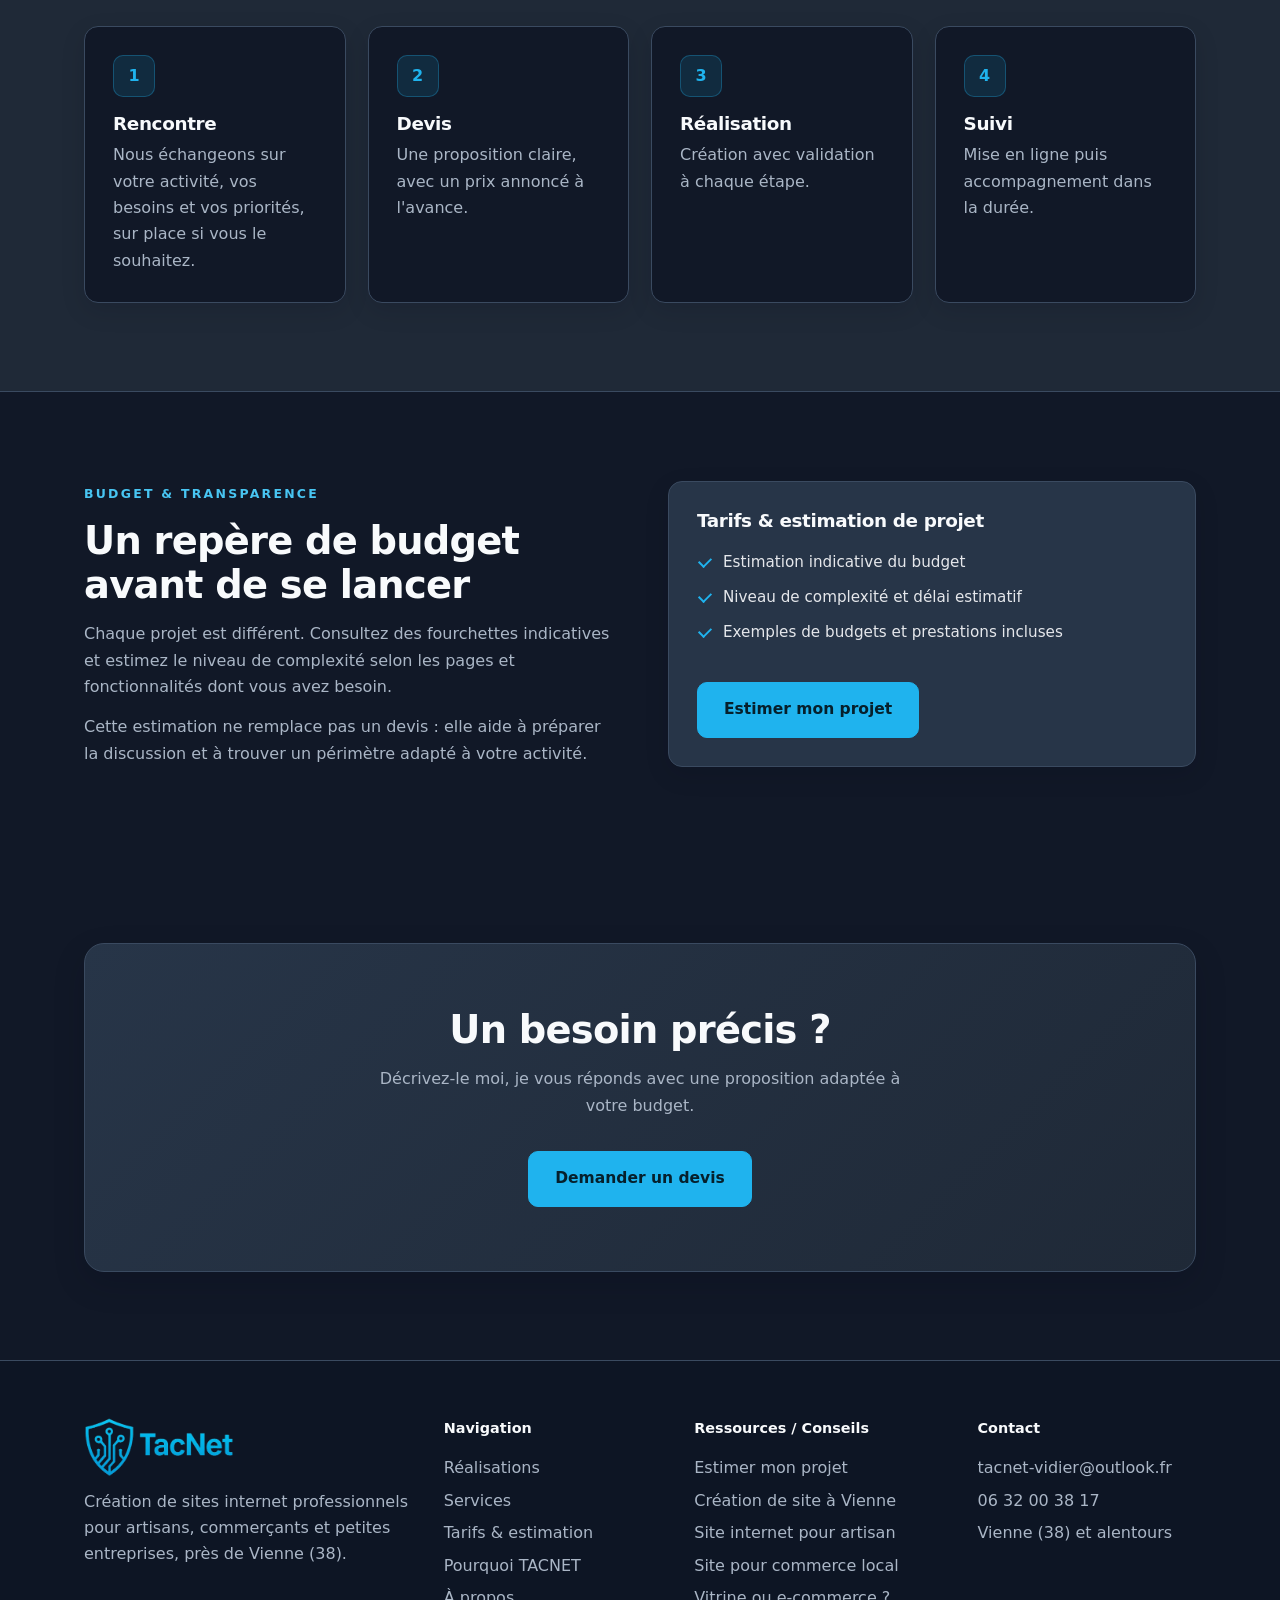
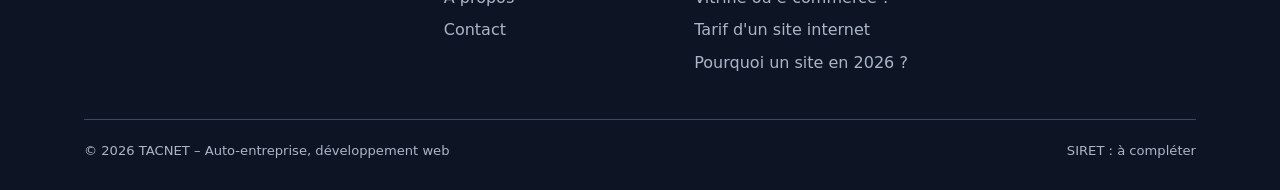
<file: services.html>
<!DOCTYPE html>
<html lang="fr">
<head>
<meta charset="utf-8">
<meta name="viewport" content="width=device-width,initial-scale=1">
<title>Services – TACNET | Site vitrine, catalogue, e-commerce, maintenance</title>
<meta name="description" content="Site vitrine, catalogue produits, site e-commerce et maintenance : les services web de TACNET pour artisans, commerçants et petites entreprises.">
<link rel="stylesheet" href="assets/style.css">
</head>
<body>
<header><div class="wrap nav">
<a class="logo" href="index.html">TAC<b>NET</b></a>
<button class="burger" aria-label="Menu" aria-expanded="false">Menu</button>
<nav><ul>
<li><a href="index.html">Accueil</a></li>
<li><a href="realisations.html">Réalisations</a></li>
<li><a class="on" href="services.html">Services</a></li>
<li><a href="estimation-projet.html">Tarifs & estimation</a></li>
<li><a href="pourquoi-tacnet.html">Pourquoi TACNET</a></li>
<li><a href="a-propos.html">À propos</a></li>
<li><a class="cta" href="contact.html">Demander un devis</a></li>
</ul></nav>
</div></header>

<main>
<section class="page-hero"><div class="wrap">
<span class="eyebrow">Services</span>
<h1>Une solution adaptée à chaque besoin</h1>
<p class="lead">Chaque projet est étudié avec vous. Voici les quatre grandes familles de prestations.</p>
</div></section>

<section><div class="wrap"><div class="grid g2" style="margin-top:0">
<article class="card rv"><div class="ico">01</div><h3>Site vitrine</h3><p>Présentez votre entreprise et soyez trouvé par les clients de votre secteur.</p>
<ul class="check"><li>Présentation de l'entreprise</li><li>Galerie photos</li><li>Formulaire de contact</li><li>Référencement local</li></ul></article>
<article class="card rv"><div class="ico">02</div><h3>Catalogue produits</h3><p>Mettez en avant votre offre, sans forcément vendre en ligne.</p>
<ul class="check"><li>Présentation d'articles</li><li>Recherche</li><li>Catégories</li></ul></article>
<article class="card rv"><div class="ico">03</div><h3>Site e-commerce</h3><p>Vendez en ligne et gérez votre activité depuis un seul outil.</p>
<ul class="check"><li>Panier</li><li>Comptes clients</li><li>Commandes</li><li>Paiement en ligne</li><li>Facturation</li></ul></article>
<article class="card rv"><div class="ico">04</div><h3>Maintenance</h3><p>Votre site reste à jour, sécurisé et évolue avec votre activité.</p>
<ul class="check"><li>Mises à jour</li><li>Assistance</li><li>Évolutions</li></ul></article>
</div></div></section>

<section class="alt"><div class="wrap">
<div class="center rv"><span class="eyebrow">Méthode</span><h2>Un déroulement simple et transparent</h2></div>
<div class="grid g4">
<div class="card rv"><div class="ico">1</div><h3>Rencontre</h3><p>Nous échangeons sur votre activité, vos besoins et vos priorités, sur place si vous le souhaitez.</p></div>
<div class="card rv"><div class="ico">2</div><h3>Devis</h3><p>Une proposition claire, avec un prix annoncé à l'avance.</p></div>
<div class="card rv"><div class="ico">3</div><h3>Réalisation</h3><p>Création avec validation à chaque étape.</p></div>
<div class="card rv"><div class="ico">4</div><h3>Suivi</h3><p>Mise en ligne puis accompagnement dans la durée.</p></div>
</div></div></section>

<section><div class="wrap split">
<div><span class="eyebrow">Budget & transparence</span><h2>Un repère de budget avant de se lancer</h2>
<p>Chaque projet est différent. Consultez des fourchettes indicatives et estimez le niveau de complexité selon les pages et fonctionnalités dont vous avez besoin.</p>
<p style="margin-top:14px">Cette estimation ne remplace pas un devis : elle aide à préparer la discussion et à trouver un périmètre adapté à votre activité.</p></div>
<div class="card"><h3>Tarifs & estimation de projet</h3><ul class="check"><li>Estimation indicative du budget</li><li>Niveau de complexité et délai estimatif</li><li>Exemples de budgets et prestations incluses</li></ul><div class="actions"><a class="btn primary" href="estimation-projet.html">Estimer mon projet</a></div></div>
</div></section>

<section><div class="wrap"><div class="cta-band rv">
<h2>Un besoin précis ?</h2>
<p>Décrivez-le moi, je vous réponds avec une proposition adaptée à votre budget.</p>
<div class="actions"><a class="btn primary" href="contact.html">Demander un devis</a></div>
</div></div></section>
</main>

<footer><div class="wrap">
<div class="fgrid">
<div><a class="logo" href="index.html">TAC<b>NET</b></a><p style="margin-top:12px;max-width:340px">Création de sites internet professionnels pour artisans, commerçants et petites entreprises, près de Vienne (38).</p></div>
<div><h4>Navigation</h4><ul><li><a href="realisations.html">Réalisations</a></li><li><a href="services.html">Services</a></li><li><a href="estimation-projet.html">Tarifs & estimation</a></li><li><a href="pourquoi-tacnet.html">Pourquoi TACNET</a></li><li><a href="a-propos.html">À propos</a></li><li><a href="contact.html">Contact</a></li></ul></div>
<div><h4>Ressources / Conseils</h4><ul><li><a href="estimation-projet.html">Estimer mon projet</a></li><li><a href="site-internet-vienne.html">Création de site à Vienne</a></li><li><a href="site-internet-artisan.html">Site internet pour artisan</a></li><li><a href="site-commerce-local.html">Site pour commerce local</a></li><li><a href="site-vitrine-ou-ecommerce.html">Vitrine ou e-commerce ?</a></li><li><a href="tarif-site-internet.html">Tarif d'un site internet</a></li><li><a href="pourquoi-site-internet.html">Pourquoi un site en 2026 ?</a></li></ul></div>
<div><h4>Contact</h4><ul><li><a href="mailto:tacnet-vidier@outlook.fr">tacnet-vidier@outlook.fr</a></li><li><a href="tel:+33632003817">06 32 00 38 17</a></li><li><p>Vienne (38) et alentours</p></li></ul></div>
</div>
<div class="copy"><span>© 2026 TACNET – Auto-entreprise, développement web</span><span>SIRET : à compléter</span></div>
</div></footer>
<script src="assets/main.js"></script>
</body>
</html>
</file>
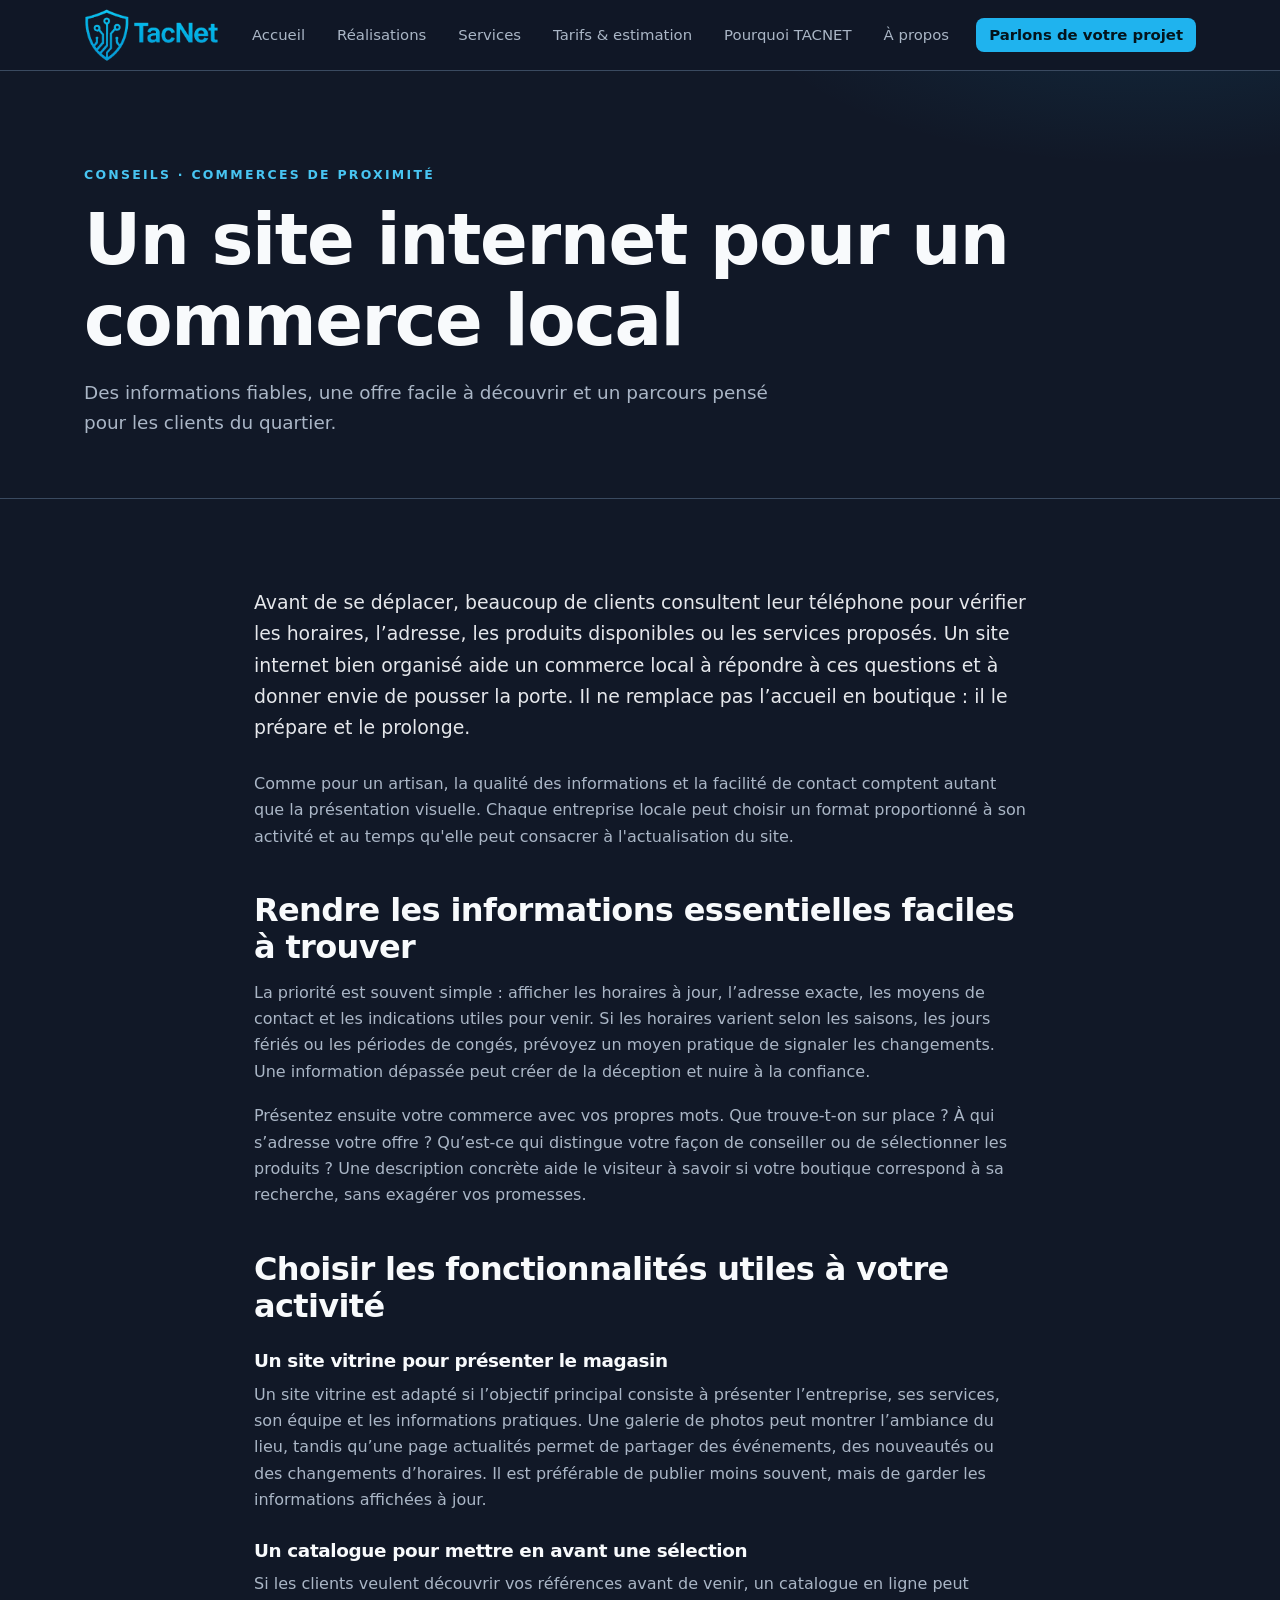
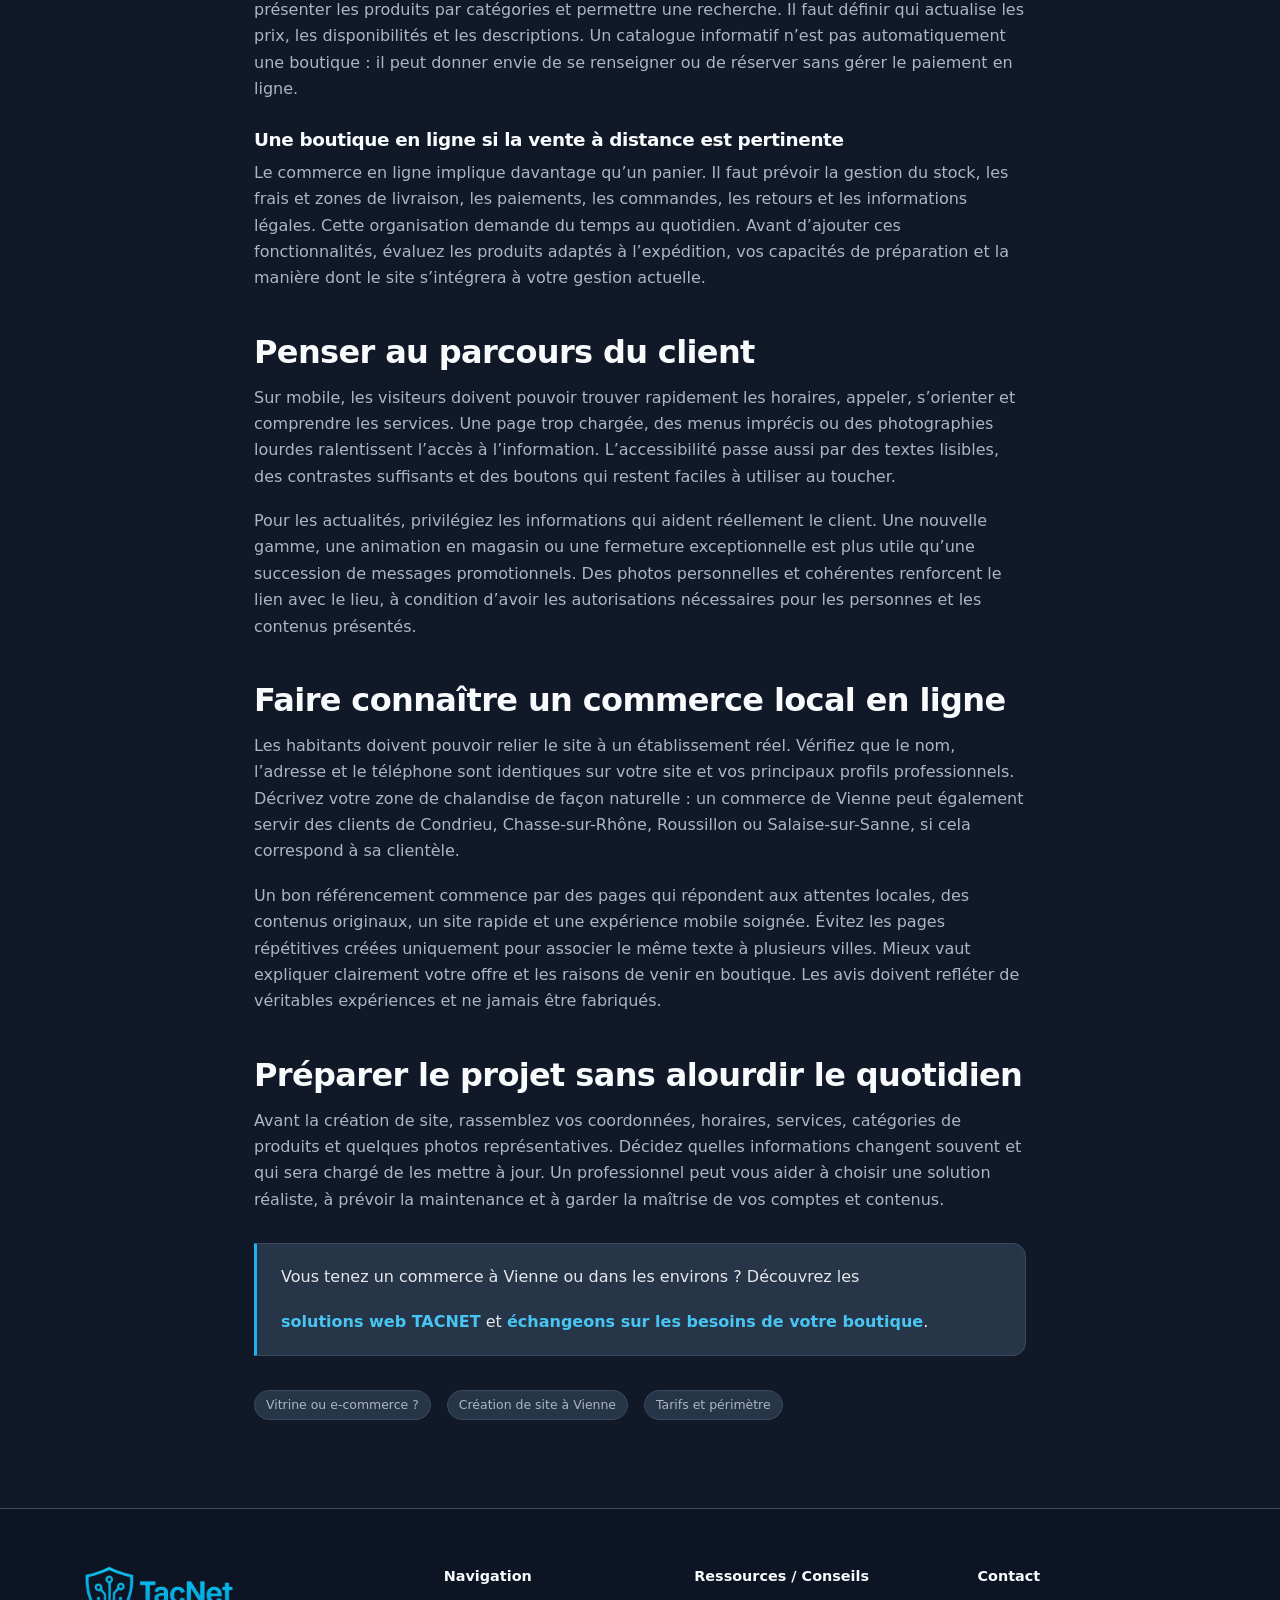
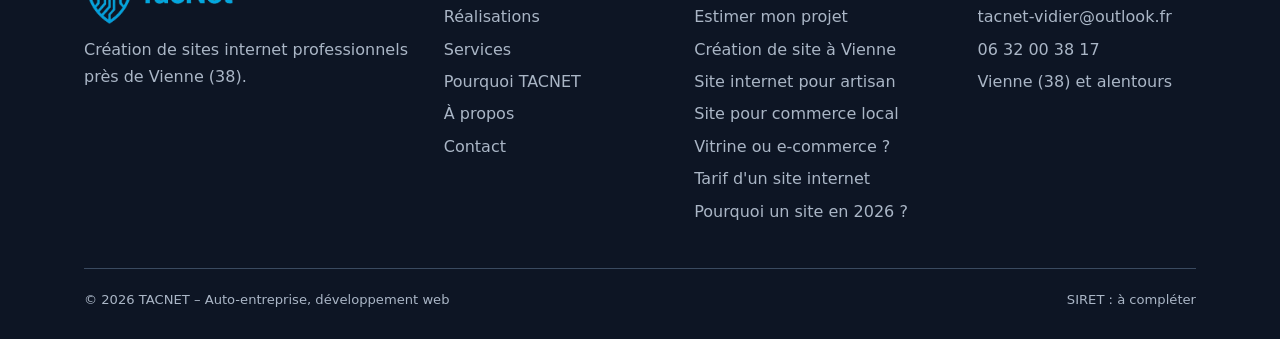
<file: site-commerce-local.html>
<!DOCTYPE html>
<html lang="fr">
<head>
<meta charset="utf-8">
<meta name="viewport" content="width=device-width,initial-scale=1">
<title>Site internet pour commerce local : guide pratique | TACNET</title>
<meta name="description" content="Comment un site internet peut aider un commerce local à présenter son offre, ses horaires et ses services ? Conseils concrets par TACNET.">
<link rel="stylesheet" href="assets/style.css">
</head>
<body>
<header><div class="wrap nav">
<a class="logo" href="index.html">TAC<b>NET</b></a><button class="burger" aria-label="Menu" aria-expanded="false">Menu</button>
<nav><ul><li><a href="index.html">Accueil</a></li><li><a href="realisations.html">Réalisations</a></li><li><a href="services.html">Services</a></li><li><a href="estimation-projet.html">Tarifs & estimation</a></li><li><a href="pourquoi-tacnet.html">Pourquoi TACNET</a></li><li><a href="a-propos.html">À propos</a></li><li><a class="cta" href="contact.html">Parlons de votre projet</a></li></ul></nav>
</div></header>
<main>
<section class="page-hero"><div class="wrap"><span class="eyebrow">Conseils · Commerces de proximité</span><h1>Un site internet pour un commerce local</h1><p class="lead">Des informations fiables, une offre facile à découvrir et un parcours pensé pour les clients du quartier.</p></div></section>
<section><article class="wrap article-body">
<p class="article-intro">Avant de se déplacer, beaucoup de clients consultent leur téléphone pour vérifier les horaires, l’adresse, les produits disponibles ou les services proposés. Un site internet bien organisé aide un commerce local à répondre à ces questions et à donner envie de pousser la porte. Il ne remplace pas l’accueil en boutique : il le prépare et le prolonge.</p>
<p>Comme pour un artisan, la qualité des informations et la facilité de contact comptent autant que la présentation visuelle. Chaque entreprise locale peut choisir un format proportionné à son activité et au temps qu'elle peut consacrer à l'actualisation du site.</p>
<h2>Rendre les informations essentielles faciles à trouver</h2>
<p>La priorité est souvent simple : afficher les horaires à jour, l’adresse exacte, les moyens de contact et les indications utiles pour venir. Si les horaires varient selon les saisons, les jours fériés ou les périodes de congés, prévoyez un moyen pratique de signaler les changements. Une information dépassée peut créer de la déception et nuire à la confiance.</p>
<p>Présentez ensuite votre commerce avec vos propres mots. Que trouve-t-on sur place ? À qui s’adresse votre offre ? Qu’est-ce qui distingue votre façon de conseiller ou de sélectionner les produits ? Une description concrète aide le visiteur à savoir si votre boutique correspond à sa recherche, sans exagérer vos promesses.</p>
<h2>Choisir les fonctionnalités utiles à votre activité</h2>
<h3>Un site vitrine pour présenter le magasin</h3>
<p>Un site vitrine est adapté si l’objectif principal consiste à présenter l’entreprise, ses services, son équipe et les informations pratiques. Une galerie de photos peut montrer l’ambiance du lieu, tandis qu’une page actualités permet de partager des événements, des nouveautés ou des changements d’horaires. Il est préférable de publier moins souvent, mais de garder les informations affichées à jour.</p>
<h3>Un catalogue pour mettre en avant une sélection</h3>
<p>Si les clients veulent découvrir vos références avant de venir, un catalogue en ligne peut présenter les produits par catégories et permettre une recherche. Il faut définir qui actualise les prix, les disponibilités et les descriptions. Un catalogue informatif n’est pas automatiquement une boutique : il peut donner envie de se renseigner ou de réserver sans gérer le paiement en ligne.</p>
<h3>Une boutique en ligne si la vente à distance est pertinente</h3>
<p>Le commerce en ligne implique davantage qu’un panier. Il faut prévoir la gestion du stock, les frais et zones de livraison, les paiements, les commandes, les retours et les informations légales. Cette organisation demande du temps au quotidien. Avant d’ajouter ces fonctionnalités, évaluez les produits adaptés à l’expédition, vos capacités de préparation et la manière dont le site s’intégrera à votre gestion actuelle.</p>
<h2>Penser au parcours du client</h2>
<p>Sur mobile, les visiteurs doivent pouvoir trouver rapidement les horaires, appeler, s’orienter et comprendre les services. Une page trop chargée, des menus imprécis ou des photographies lourdes ralentissent l’accès à l’information. L’accessibilité passe aussi par des textes lisibles, des contrastes suffisants et des boutons qui restent faciles à utiliser au toucher.</p>
<p>Pour les actualités, privilégiez les informations qui aident réellement le client. Une nouvelle gamme, une animation en magasin ou une fermeture exceptionnelle est plus utile qu’une succession de messages promotionnels. Des photos personnelles et cohérentes renforcent le lien avec le lieu, à condition d’avoir les autorisations nécessaires pour les personnes et les contenus présentés.</p>
<h2>Faire connaître un commerce local en ligne</h2>
<p>Les habitants doivent pouvoir relier le site à un établissement réel. Vérifiez que le nom, l’adresse et le téléphone sont identiques sur votre site et vos principaux profils professionnels. Décrivez votre zone de chalandise de façon naturelle : un commerce de Vienne peut également servir des clients de Condrieu, Chasse-sur-Rhône, Roussillon ou Salaise-sur-Sanne, si cela correspond à sa clientèle.</p>
<p>Un bon référencement commence par des pages qui répondent aux attentes locales, des contenus originaux, un site rapide et une expérience mobile soignée. Évitez les pages répétitives créées uniquement pour associer le même texte à plusieurs villes. Mieux vaut expliquer clairement votre offre et les raisons de venir en boutique. Les avis doivent refléter de véritables expériences et ne jamais être fabriqués.</p>
<h2>Préparer le projet sans alourdir le quotidien</h2>
<p>Avant la création de site, rassemblez vos coordonnées, horaires, services, catégories de produits et quelques photos représentatives. Décidez quelles informations changent souvent et qui sera chargé de les mettre à jour. Un professionnel peut vous aider à choisir une solution réaliste, à prévoir la maintenance et à garder la maîtrise de vos comptes et contenus.</p>
<div class="article-callout"><p>Vous tenez un commerce à Vienne ou dans les environs ? Découvrez les <a class="link" href="services.html">solutions web TACNET</a> et <a class="link" href="contact.html">échangeons sur les besoins de votre boutique</a>.</p></div>
<div class="article-links"><a class="pill" href="site-vitrine-ou-ecommerce.html">Vitrine ou e-commerce ?</a><a class="pill" href="site-internet-vienne.html">Création de site à Vienne</a><a class="pill" href="tarif-site-internet.html">Tarifs et périmètre</a></div>
</article></section>
</main>
<footer><div class="wrap"><div class="fgrid">
<div><a class="logo" href="index.html">TAC<b>NET</b></a><p style="margin-top:12px;max-width:340px">Création de sites internet professionnels près de Vienne (38).</p></div>
<div><h4>Navigation</h4><ul><li><a href="realisations.html">Réalisations</a></li><li><a href="services.html">Services</a></li><li><a href="pourquoi-tacnet.html">Pourquoi TACNET</a></li><li><a href="a-propos.html">À propos</a></li><li><a href="contact.html">Contact</a></li></ul></div>
<div><h4>Ressources / Conseils</h4><ul><li><a href="estimation-projet.html">Estimer mon projet</a></li><li><a href="site-internet-vienne.html">Création de site à Vienne</a></li><li><a href="site-internet-artisan.html">Site internet pour artisan</a></li><li><a href="site-commerce-local.html">Site pour commerce local</a></li><li><a href="site-vitrine-ou-ecommerce.html">Vitrine ou e-commerce ?</a></li><li><a href="tarif-site-internet.html">Tarif d'un site internet</a></li><li><a href="pourquoi-site-internet.html">Pourquoi un site en 2026 ?</a></li></ul></div>
<div><h4>Contact</h4><ul><li><a href="mailto:tacnet-vidier@outlook.fr">tacnet-vidier@outlook.fr</a></li><li><a href="tel:+33632003817">06 32 00 38 17</a></li><li><p>Vienne (38) et alentours</p></li></ul></div>
</div><div class="copy"><span>© 2026 TACNET – Auto-entreprise, développement web</span><span>SIRET : à compléter</span></div></div></footer>
<script src="assets/main.js"></script>
</body>
</html>
</file>
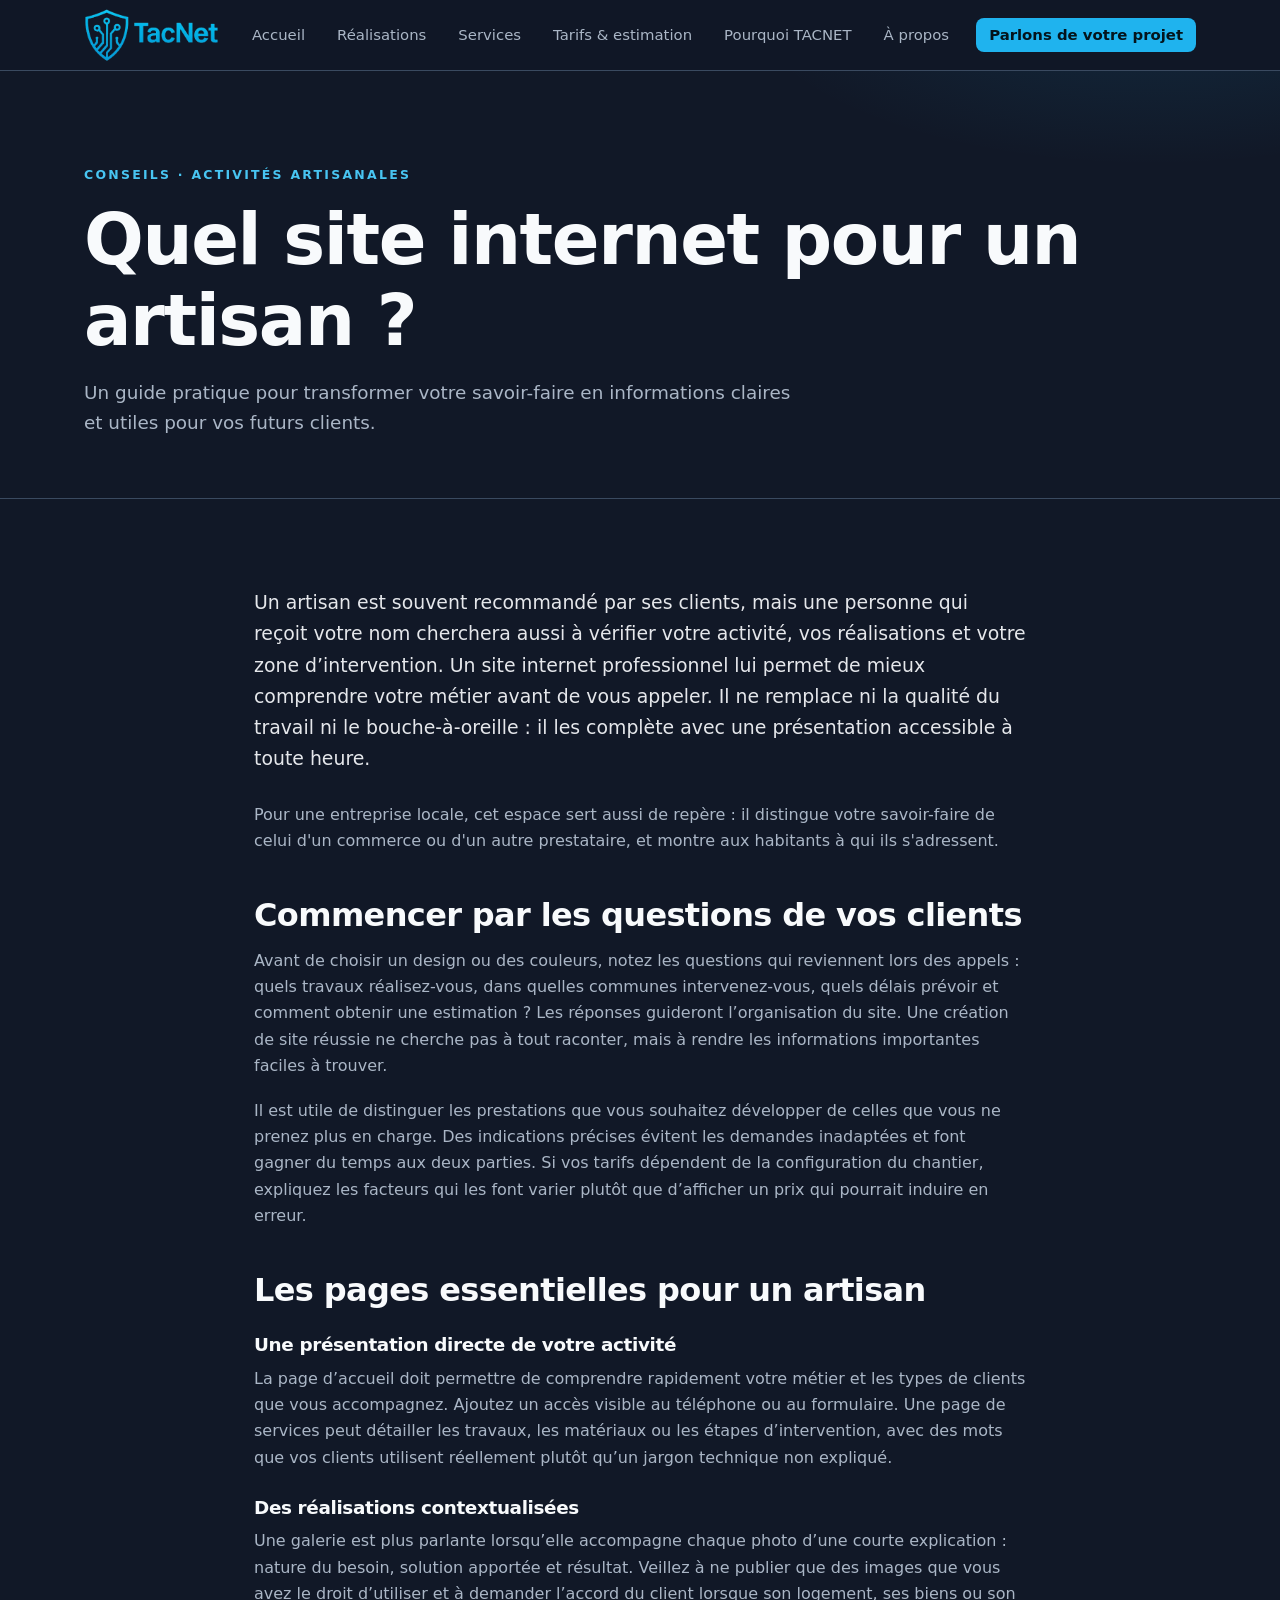
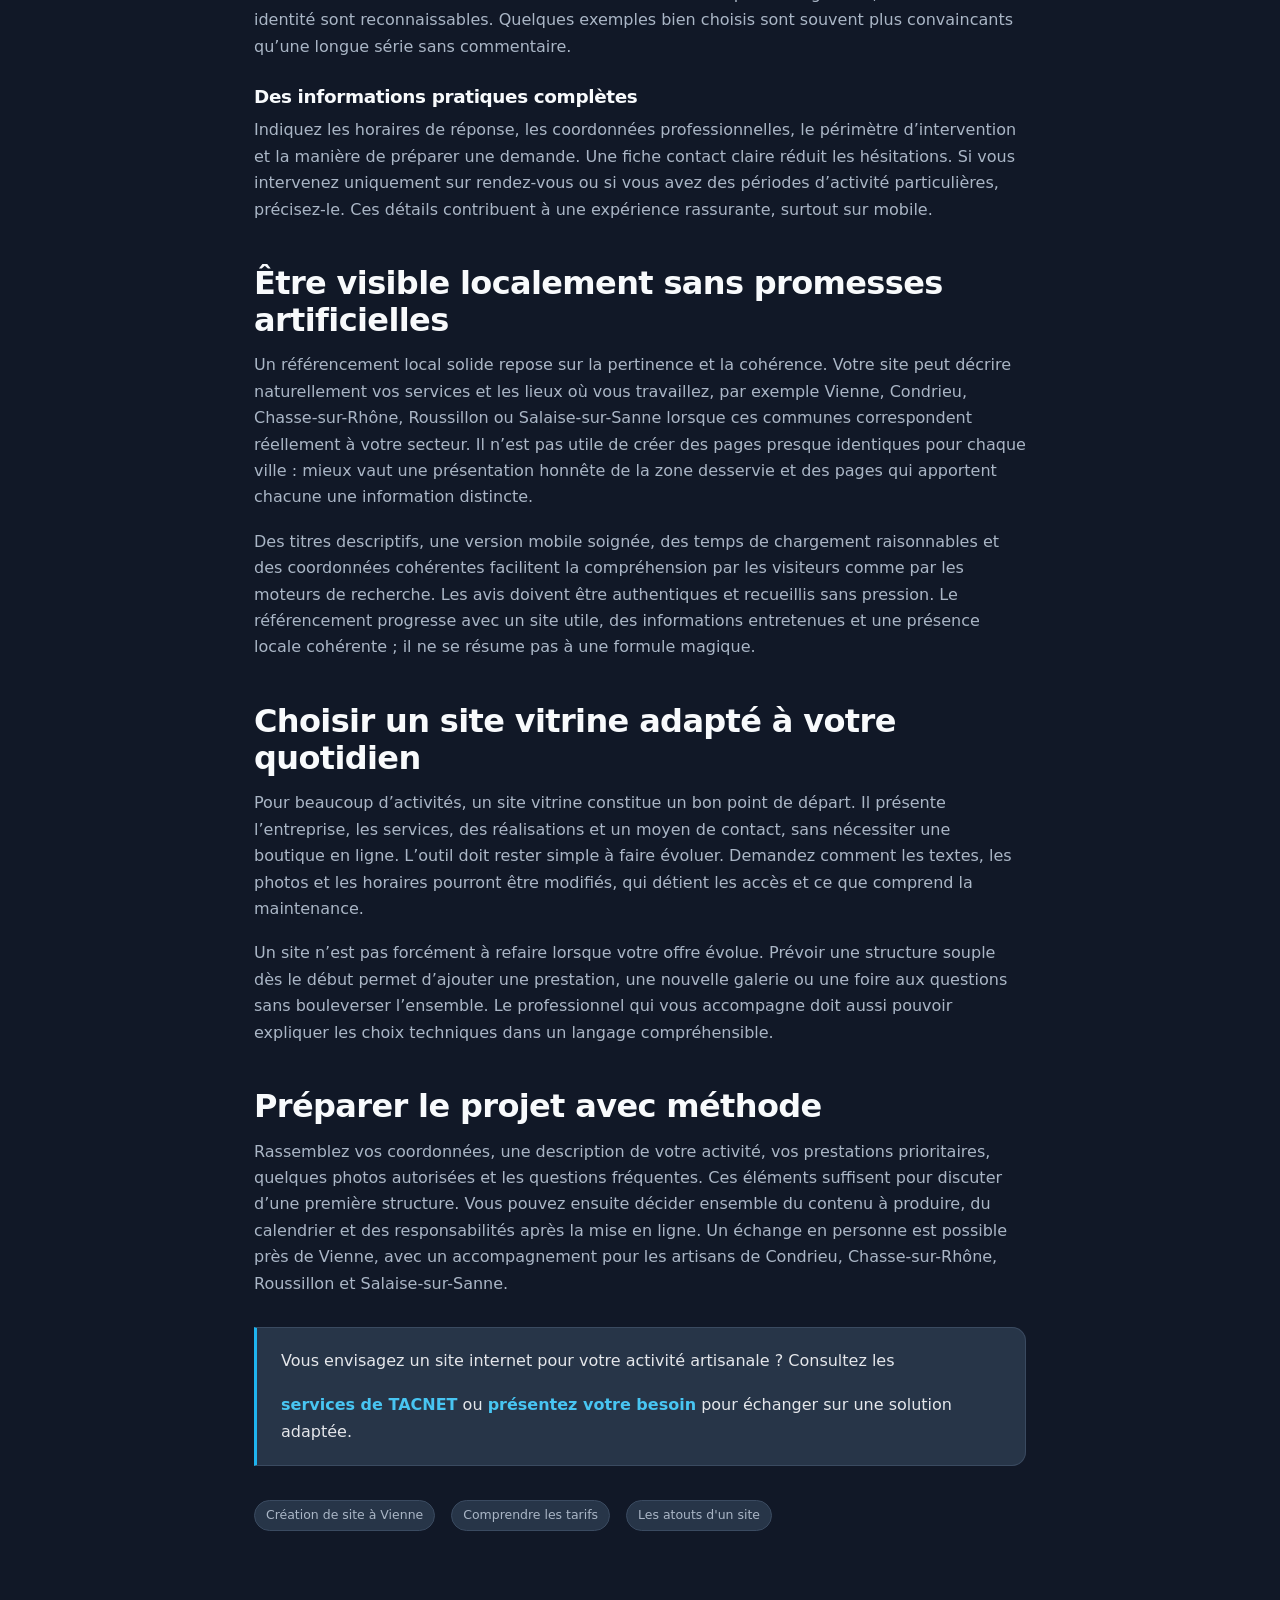
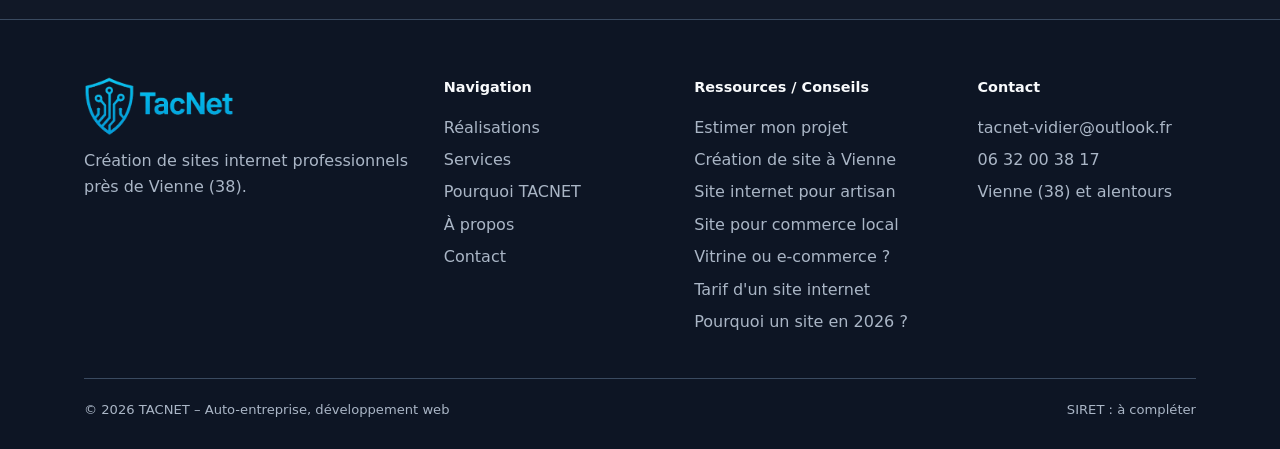
<file: site-internet-artisan.html>
<!DOCTYPE html>
<html lang="fr">
<head>
<meta charset="utf-8">
<meta name="viewport" content="width=device-width,initial-scale=1">
<title>Site internet pour artisan : les essentiels | TACNET</title>
<meta name="description" content="Quelles pages et informations prévoir pour le site internet d'un artisan ? Des conseils concrets pour présenter vos services et faciliter les demandes.">
<link rel="stylesheet" href="assets/style.css">
</head>
<body>
<header><div class="wrap nav">
<a class="logo" href="index.html">TAC<b>NET</b></a><button class="burger" aria-label="Menu" aria-expanded="false">Menu</button>
<nav><ul><li><a href="index.html">Accueil</a></li><li><a href="realisations.html">Réalisations</a></li><li><a href="services.html">Services</a></li><li><a href="estimation-projet.html">Tarifs & estimation</a></li><li><a href="pourquoi-tacnet.html">Pourquoi TACNET</a></li><li><a href="a-propos.html">À propos</a></li><li><a class="cta" href="contact.html">Parlons de votre projet</a></li></ul></nav>
</div></header>
<main>
<section class="page-hero"><div class="wrap"><span class="eyebrow">Conseils · Activités artisanales</span><h1>Quel site internet pour un artisan ?</h1><p class="lead">Un guide pratique pour transformer votre savoir-faire en informations claires et utiles pour vos futurs clients.</p></div></section>
<section><article class="wrap article-body">
<p class="article-intro">Un artisan est souvent recommandé par ses clients, mais une personne qui reçoit votre nom cherchera aussi à vérifier votre activité, vos réalisations et votre zone d’intervention. Un site internet professionnel lui permet de mieux comprendre votre métier avant de vous appeler. Il ne remplace ni la qualité du travail ni le bouche-à-oreille : il les complète avec une présentation accessible à toute heure.</p>
<p>Pour une entreprise locale, cet espace sert aussi de repère : il distingue votre savoir-faire de celui d'un commerce ou d'un autre prestataire, et montre aux habitants à qui ils s'adressent.</p>
<h2>Commencer par les questions de vos clients</h2>
<p>Avant de choisir un design ou des couleurs, notez les questions qui reviennent lors des appels : quels travaux réalisez-vous, dans quelles communes intervenez-vous, quels délais prévoir et comment obtenir une estimation ? Les réponses guideront l’organisation du site. Une création de site réussie ne cherche pas à tout raconter, mais à rendre les informations importantes faciles à trouver.</p>
<p>Il est utile de distinguer les prestations que vous souhaitez développer de celles que vous ne prenez plus en charge. Des indications précises évitent les demandes inadaptées et font gagner du temps aux deux parties. Si vos tarifs dépendent de la configuration du chantier, expliquez les facteurs qui les font varier plutôt que d’afficher un prix qui pourrait induire en erreur.</p>
<h2>Les pages essentielles pour un artisan</h2>
<h3>Une présentation directe de votre activité</h3>
<p>La page d’accueil doit permettre de comprendre rapidement votre métier et les types de clients que vous accompagnez. Ajoutez un accès visible au téléphone ou au formulaire. Une page de services peut détailler les travaux, les matériaux ou les étapes d’intervention, avec des mots que vos clients utilisent réellement plutôt qu’un jargon technique non expliqué.</p>
<h3>Des réalisations contextualisées</h3>
<p>Une galerie est plus parlante lorsqu’elle accompagne chaque photo d’une courte explication : nature du besoin, solution apportée et résultat. Veillez à ne publier que des images que vous avez le droit d’utiliser et à demander l’accord du client lorsque son logement, ses biens ou son identité sont reconnaissables. Quelques exemples bien choisis sont souvent plus convaincants qu’une longue série sans commentaire.</p>
<h3>Des informations pratiques complètes</h3>
<p>Indiquez les horaires de réponse, les coordonnées professionnelles, le périmètre d’intervention et la manière de préparer une demande. Une fiche contact claire réduit les hésitations. Si vous intervenez uniquement sur rendez-vous ou si vous avez des périodes d’activité particulières, précisez-le. Ces détails contribuent à une expérience rassurante, surtout sur mobile.</p>
<h2>Être visible localement sans promesses artificielles</h2>
<p>Un référencement local solide repose sur la pertinence et la cohérence. Votre site peut décrire naturellement vos services et les lieux où vous travaillez, par exemple Vienne, Condrieu, Chasse-sur-Rhône, Roussillon ou Salaise-sur-Sanne lorsque ces communes correspondent réellement à votre secteur. Il n’est pas utile de créer des pages presque identiques pour chaque ville : mieux vaut une présentation honnête de la zone desservie et des pages qui apportent chacune une information distincte.</p>
<p>Des titres descriptifs, une version mobile soignée, des temps de chargement raisonnables et des coordonnées cohérentes facilitent la compréhension par les visiteurs comme par les moteurs de recherche. Les avis doivent être authentiques et recueillis sans pression. Le référencement progresse avec un site utile, des informations entretenues et une présence locale cohérente ; il ne se résume pas à une formule magique.</p>
<h2>Choisir un site vitrine adapté à votre quotidien</h2>
<p>Pour beaucoup d’activités, un site vitrine constitue un bon point de départ. Il présente l’entreprise, les services, des réalisations et un moyen de contact, sans nécessiter une boutique en ligne. L’outil doit rester simple à faire évoluer. Demandez comment les textes, les photos et les horaires pourront être modifiés, qui détient les accès et ce que comprend la maintenance.</p>
<p>Un site n’est pas forcément à refaire lorsque votre offre évolue. Prévoir une structure souple dès le début permet d’ajouter une prestation, une nouvelle galerie ou une foire aux questions sans bouleverser l’ensemble. Le professionnel qui vous accompagne doit aussi pouvoir expliquer les choix techniques dans un langage compréhensible.</p>
<h2>Préparer le projet avec méthode</h2>
<p>Rassemblez vos coordonnées, une description de votre activité, vos prestations prioritaires, quelques photos autorisées et les questions fréquentes. Ces éléments suffisent pour discuter d’une première structure. Vous pouvez ensuite décider ensemble du contenu à produire, du calendrier et des responsabilités après la mise en ligne. Un échange en personne est possible près de Vienne, avec un accompagnement pour les artisans de Condrieu, Chasse-sur-Rhône, Roussillon et Salaise-sur-Sanne.</p>
<div class="article-callout"><p>Vous envisagez un site internet pour votre activité artisanale ? Consultez les <a class="link" href="services.html">services de TACNET</a> ou <a class="link" href="contact.html">présentez votre besoin</a> pour échanger sur une solution adaptée.</p></div>
<div class="article-links"><a class="pill" href="site-internet-vienne.html">Création de site à Vienne</a><a class="pill" href="tarif-site-internet.html">Comprendre les tarifs</a><a class="pill" href="pourquoi-site-internet.html">Les atouts d'un site</a></div>
</article></section>
</main>
<footer><div class="wrap"><div class="fgrid">
<div><a class="logo" href="index.html">TAC<b>NET</b></a><p style="margin-top:12px;max-width:340px">Création de sites internet professionnels près de Vienne (38).</p></div>
<div><h4>Navigation</h4><ul><li><a href="realisations.html">Réalisations</a></li><li><a href="services.html">Services</a></li><li><a href="pourquoi-tacnet.html">Pourquoi TACNET</a></li><li><a href="a-propos.html">À propos</a></li><li><a href="contact.html">Contact</a></li></ul></div>
<div><h4>Ressources / Conseils</h4><ul><li><a href="estimation-projet.html">Estimer mon projet</a></li><li><a href="site-internet-vienne.html">Création de site à Vienne</a></li><li><a href="site-internet-artisan.html">Site internet pour artisan</a></li><li><a href="site-commerce-local.html">Site pour commerce local</a></li><li><a href="site-vitrine-ou-ecommerce.html">Vitrine ou e-commerce ?</a></li><li><a href="tarif-site-internet.html">Tarif d'un site internet</a></li><li><a href="pourquoi-site-internet.html">Pourquoi un site en 2026 ?</a></li></ul></div>
<div><h4>Contact</h4><ul><li><a href="mailto:tacnet-vidier@outlook.fr">tacnet-vidier@outlook.fr</a></li><li><a href="tel:+33632003817">06 32 00 38 17</a></li><li><p>Vienne (38) et alentours</p></li></ul></div>
</div><div class="copy"><span>© 2026 TACNET – Auto-entreprise, développement web</span><span>SIRET : à compléter</span></div></div></footer>
<script src="assets/main.js"></script>
</body>
</html>
</file>
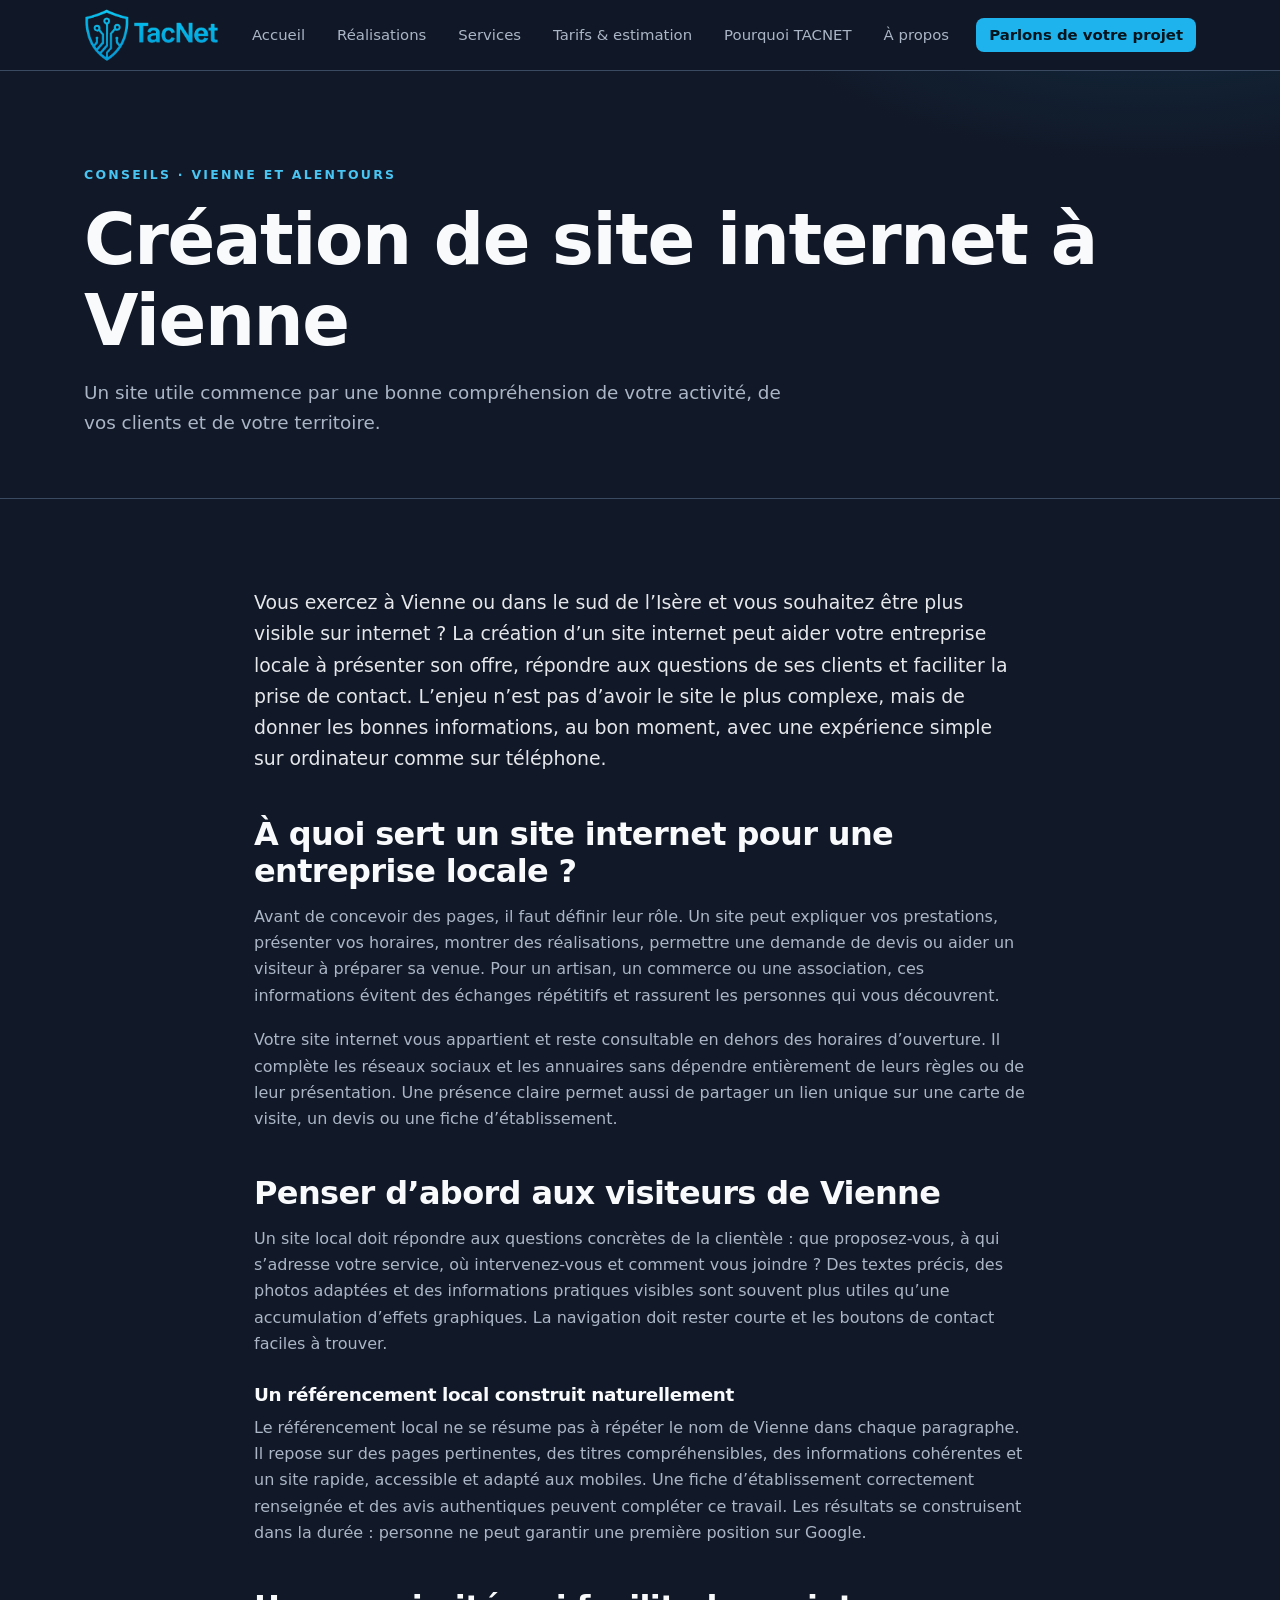
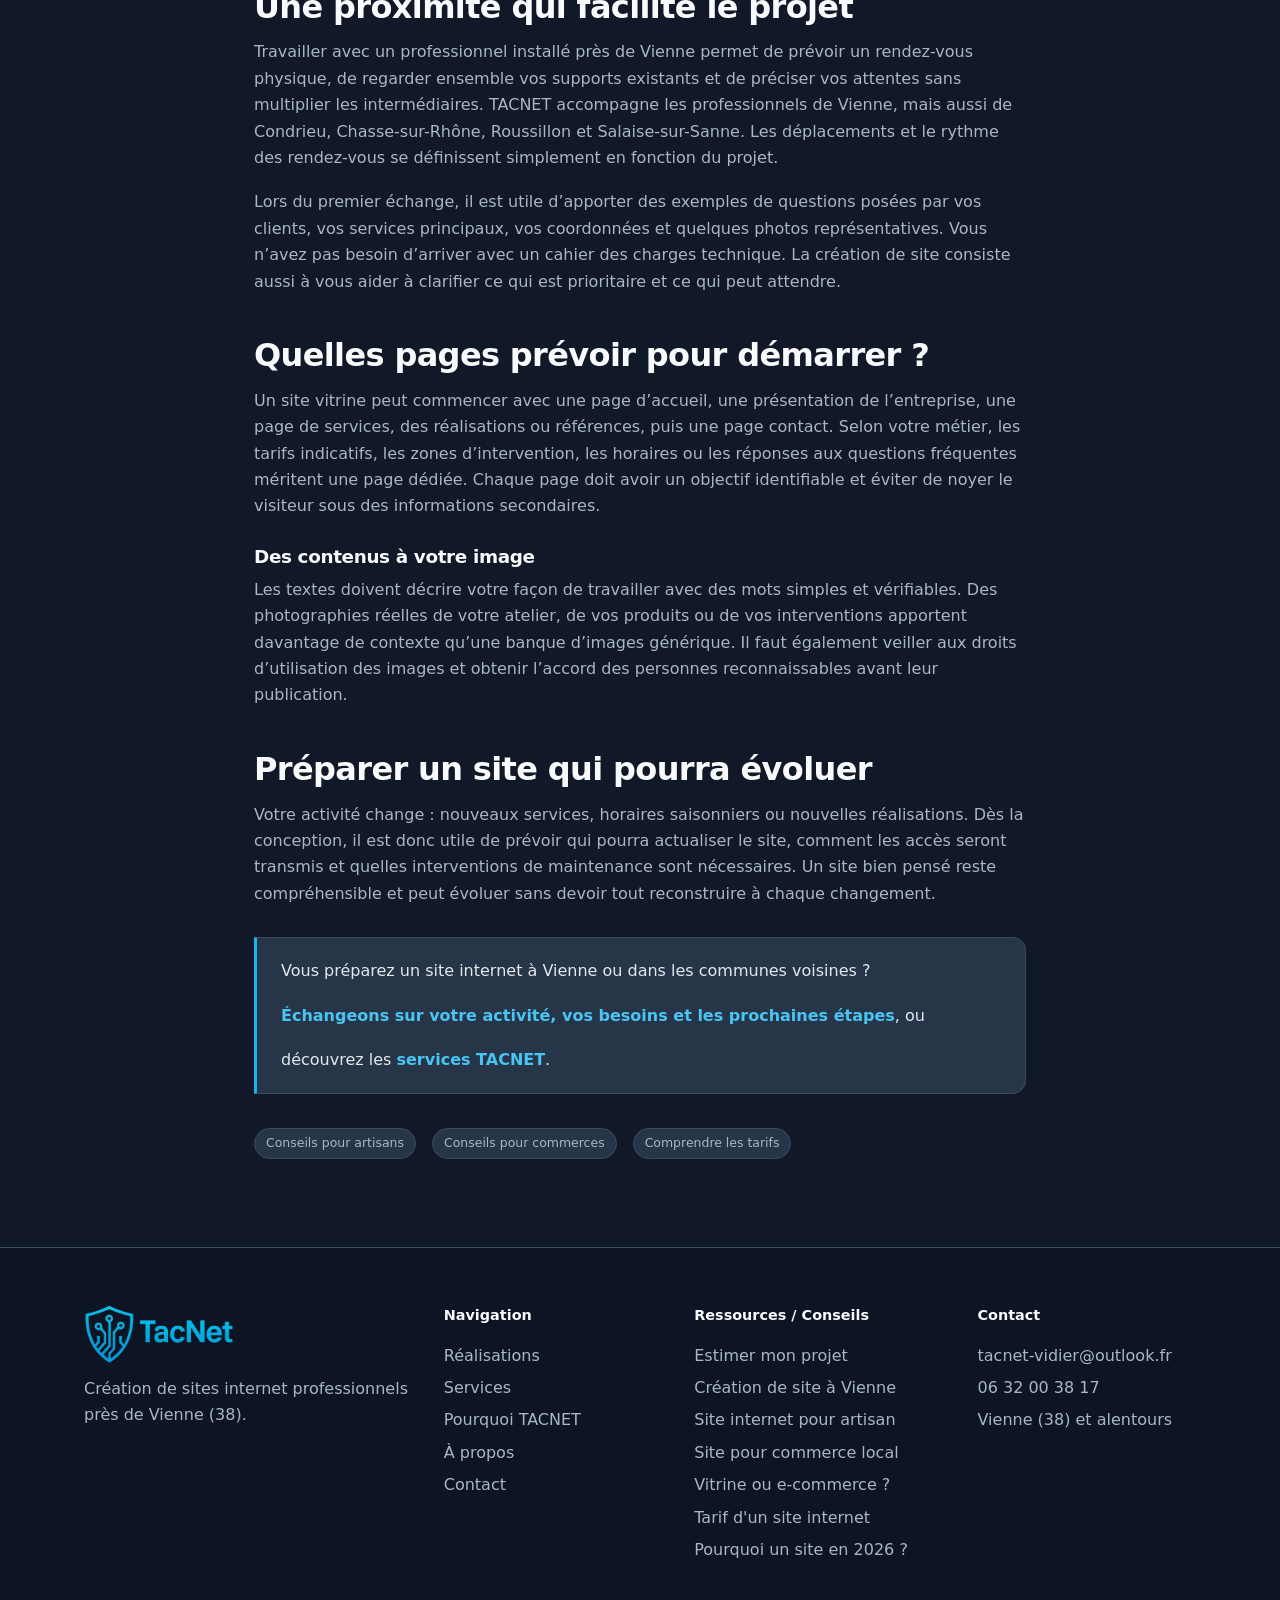
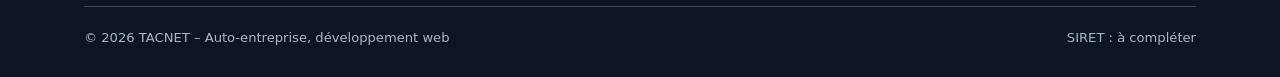
<file: site-internet-vienne.html>
<!DOCTYPE html>
<html lang="fr">
<head>
<meta charset="utf-8">
<meta name="viewport" content="width=device-width,initial-scale=1">
<title>Création de site internet à Vienne (38) | TACNET</title>
<meta name="description" content="Vous cherchez un professionnel pour la création de votre site internet à Vienne ? TACNET accompagne les entreprises locales avec un interlocuteur de proximité.">
<link rel="stylesheet" href="assets/style.css">
</head>
<body>
<header><div class="wrap nav">
<a class="logo" href="index.html">TAC<b>NET</b></a><button class="burger" aria-label="Menu" aria-expanded="false">Menu</button>
<nav><ul><li><a href="index.html">Accueil</a></li><li><a href="realisations.html">Réalisations</a></li><li><a href="services.html">Services</a></li><li><a href="estimation-projet.html">Tarifs & estimation</a></li><li><a href="pourquoi-tacnet.html">Pourquoi TACNET</a></li><li><a href="a-propos.html">À propos</a></li><li><a class="cta" href="contact.html">Parlons de votre projet</a></li></ul></nav>
</div></header>
<main>
<section class="page-hero"><div class="wrap"><span class="eyebrow">Conseils · Vienne et alentours</span><h1>Création de site internet à Vienne</h1><p class="lead">Un site utile commence par une bonne compréhension de votre activité, de vos clients et de votre territoire.</p></div></section>
<section><article class="wrap article-body">
<p class="article-intro">Vous exercez à Vienne ou dans le sud de l’Isère et vous souhaitez être plus visible sur internet ? La création d’un site internet peut aider votre entreprise locale à présenter son offre, répondre aux questions de ses clients et faciliter la prise de contact. L’enjeu n’est pas d’avoir le site le plus complexe, mais de donner les bonnes informations, au bon moment, avec une expérience simple sur ordinateur comme sur téléphone.</p>
<h2>À quoi sert un site internet pour une entreprise locale ?</h2>
<p>Avant de concevoir des pages, il faut définir leur rôle. Un site peut expliquer vos prestations, présenter vos horaires, montrer des réalisations, permettre une demande de devis ou aider un visiteur à préparer sa venue. Pour un artisan, un commerce ou une association, ces informations évitent des échanges répétitifs et rassurent les personnes qui vous découvrent.</p>
<p>Votre site internet vous appartient et reste consultable en dehors des horaires d’ouverture. Il complète les réseaux sociaux et les annuaires sans dépendre entièrement de leurs règles ou de leur présentation. Une présence claire permet aussi de partager un lien unique sur une carte de visite, un devis ou une fiche d’établissement.</p>
<h2>Penser d’abord aux visiteurs de Vienne</h2>
<p>Un site local doit répondre aux questions concrètes de la clientèle : que proposez-vous, à qui s’adresse votre service, où intervenez-vous et comment vous joindre ? Des textes précis, des photos adaptées et des informations pratiques visibles sont souvent plus utiles qu’une accumulation d’effets graphiques. La navigation doit rester courte et les boutons de contact faciles à trouver.</p>
<h3>Un référencement local construit naturellement</h3>
<p>Le référencement local ne se résume pas à répéter le nom de Vienne dans chaque paragraphe. Il repose sur des pages pertinentes, des titres compréhensibles, des informations cohérentes et un site rapide, accessible et adapté aux mobiles. Une fiche d’établissement correctement renseignée et des avis authentiques peuvent compléter ce travail. Les résultats se construisent dans la durée : personne ne peut garantir une première position sur Google.</p>
<h2>Une proximité qui facilite le projet</h2>
<p>Travailler avec un professionnel installé près de Vienne permet de prévoir un rendez-vous physique, de regarder ensemble vos supports existants et de préciser vos attentes sans multiplier les intermédiaires. TACNET accompagne les professionnels de Vienne, mais aussi de Condrieu, Chasse-sur-Rhône, Roussillon et Salaise-sur-Sanne. Les déplacements et le rythme des rendez-vous se définissent simplement en fonction du projet.</p>
<p>Lors du premier échange, il est utile d’apporter des exemples de questions posées par vos clients, vos services principaux, vos coordonnées et quelques photos représentatives. Vous n’avez pas besoin d’arriver avec un cahier des charges technique. La création de site consiste aussi à vous aider à clarifier ce qui est prioritaire et ce qui peut attendre.</p>
<h2>Quelles pages prévoir pour démarrer ?</h2>
<p>Un site vitrine peut commencer avec une page d’accueil, une présentation de l’entreprise, une page de services, des réalisations ou références, puis une page contact. Selon votre métier, les tarifs indicatifs, les zones d’intervention, les horaires ou les réponses aux questions fréquentes méritent une page dédiée. Chaque page doit avoir un objectif identifiable et éviter de noyer le visiteur sous des informations secondaires.</p>
<h3>Des contenus à votre image</h3>
<p>Les textes doivent décrire votre façon de travailler avec des mots simples et vérifiables. Des photographies réelles de votre atelier, de vos produits ou de vos interventions apportent davantage de contexte qu’une banque d’images générique. Il faut également veiller aux droits d’utilisation des images et obtenir l’accord des personnes reconnaissables avant leur publication.</p>
<h2>Préparer un site qui pourra évoluer</h2>
<p>Votre activité change : nouveaux services, horaires saisonniers ou nouvelles réalisations. Dès la conception, il est donc utile de prévoir qui pourra actualiser le site, comment les accès seront transmis et quelles interventions de maintenance sont nécessaires. Un site bien pensé reste compréhensible et peut évoluer sans devoir tout reconstruire à chaque changement.</p>
<div class="article-callout"><p>Vous préparez un site internet à Vienne ou dans les communes voisines ? <a class="link" href="contact.html">Échangeons sur votre activité, vos besoins et les prochaines étapes</a>, ou découvrez les <a class="link" href="services.html">services TACNET</a>.</p></div>
<div class="article-links"><a class="pill" href="site-internet-artisan.html">Conseils pour artisans</a><a class="pill" href="site-commerce-local.html">Conseils pour commerces</a><a class="pill" href="tarif-site-internet.html">Comprendre les tarifs</a></div>
</article></section>
</main>
<footer><div class="wrap"><div class="fgrid">
<div><a class="logo" href="index.html">TAC<b>NET</b></a><p style="margin-top:12px;max-width:340px">Création de sites internet professionnels près de Vienne (38).</p></div>
<div><h4>Navigation</h4><ul><li><a href="realisations.html">Réalisations</a></li><li><a href="services.html">Services</a></li><li><a href="pourquoi-tacnet.html">Pourquoi TACNET</a></li><li><a href="a-propos.html">À propos</a></li><li><a href="contact.html">Contact</a></li></ul></div>
<div><h4>Ressources / Conseils</h4><ul><li><a href="estimation-projet.html">Estimer mon projet</a></li><li><a href="site-internet-vienne.html">Création de site à Vienne</a></li><li><a href="site-internet-artisan.html">Site internet pour artisan</a></li><li><a href="site-commerce-local.html">Site pour commerce local</a></li><li><a href="site-vitrine-ou-ecommerce.html">Vitrine ou e-commerce ?</a></li><li><a href="tarif-site-internet.html">Tarif d'un site internet</a></li><li><a href="pourquoi-site-internet.html">Pourquoi un site en 2026 ?</a></li></ul></div>
<div><h4>Contact</h4><ul><li><a href="mailto:tacnet-vidier@outlook.fr">tacnet-vidier@outlook.fr</a></li><li><a href="tel:+33632003817">06 32 00 38 17</a></li><li><p>Vienne (38) et alentours</p></li></ul></div>
</div><div class="copy"><span>© 2026 TACNET – Auto-entreprise, développement web</span><span>SIRET : à compléter</span></div></div></footer>
<script src="assets/main.js"></script>
</body>
</html>
</file>
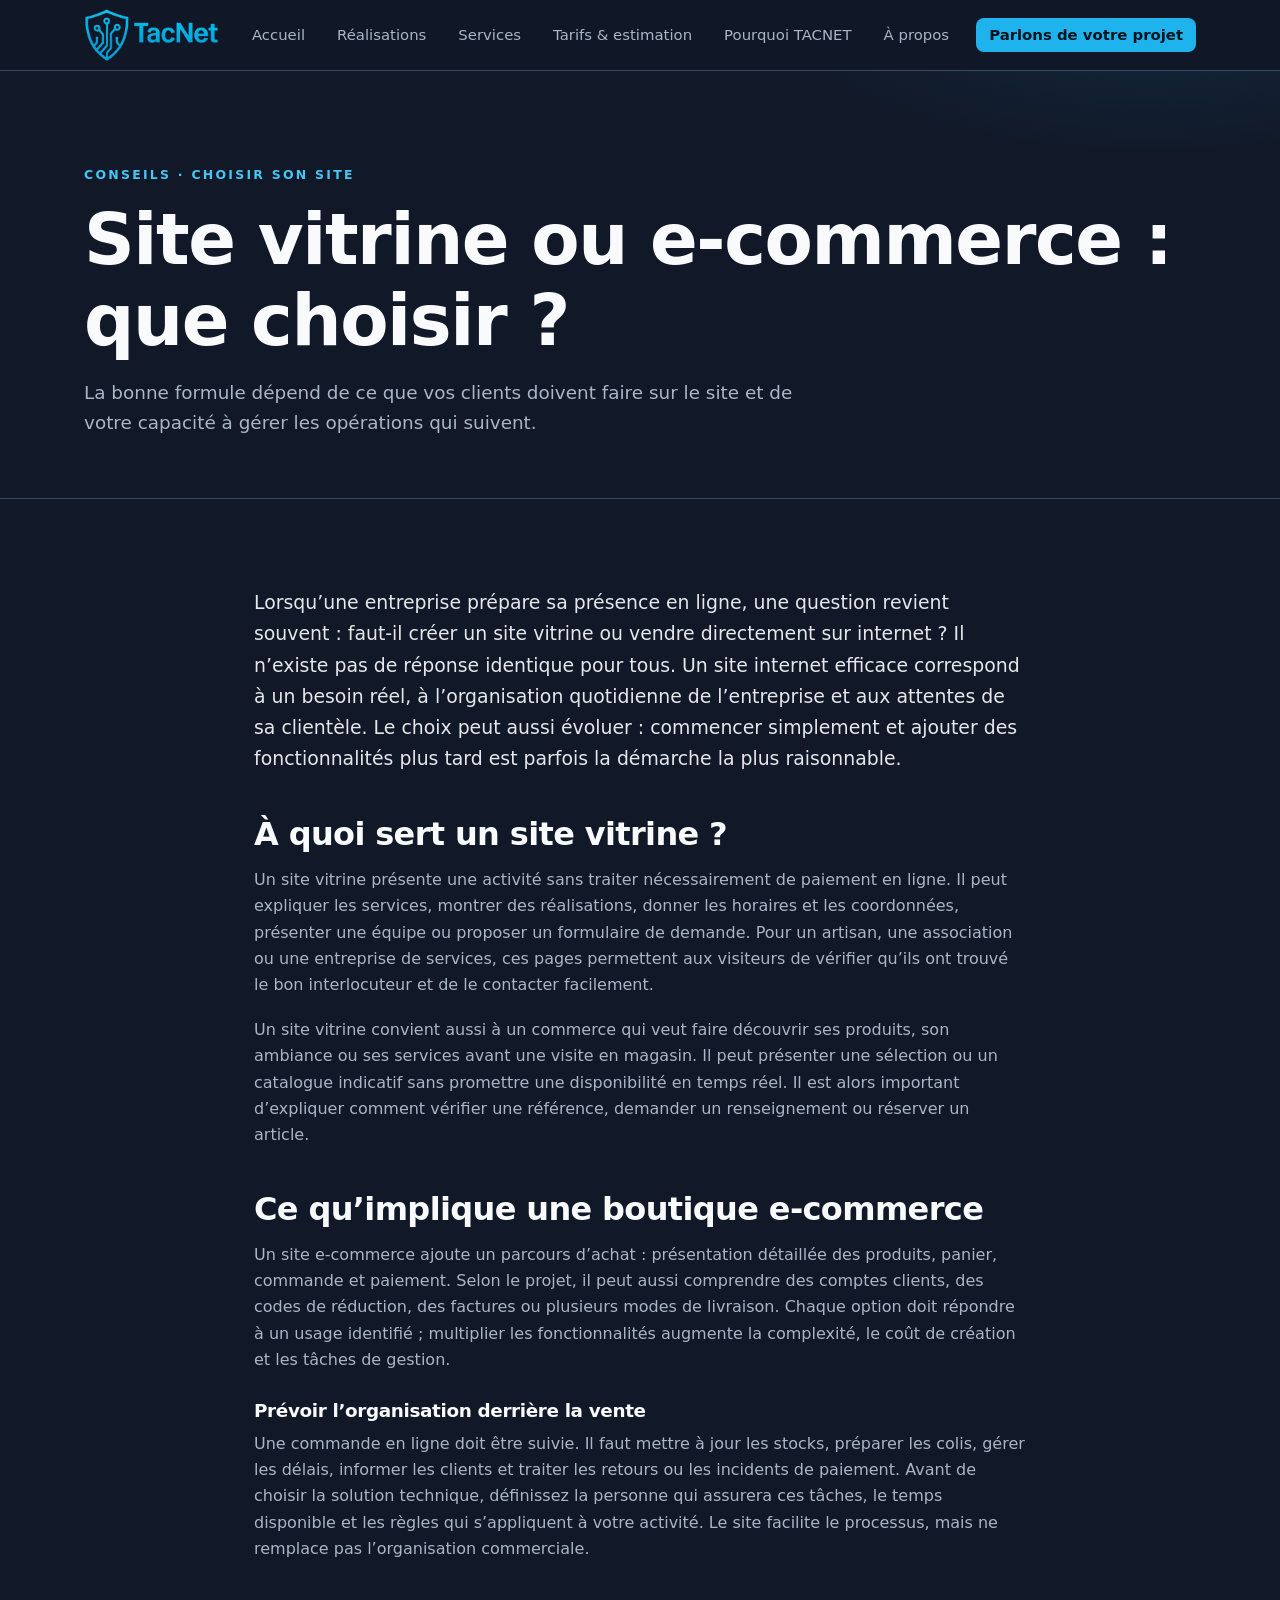
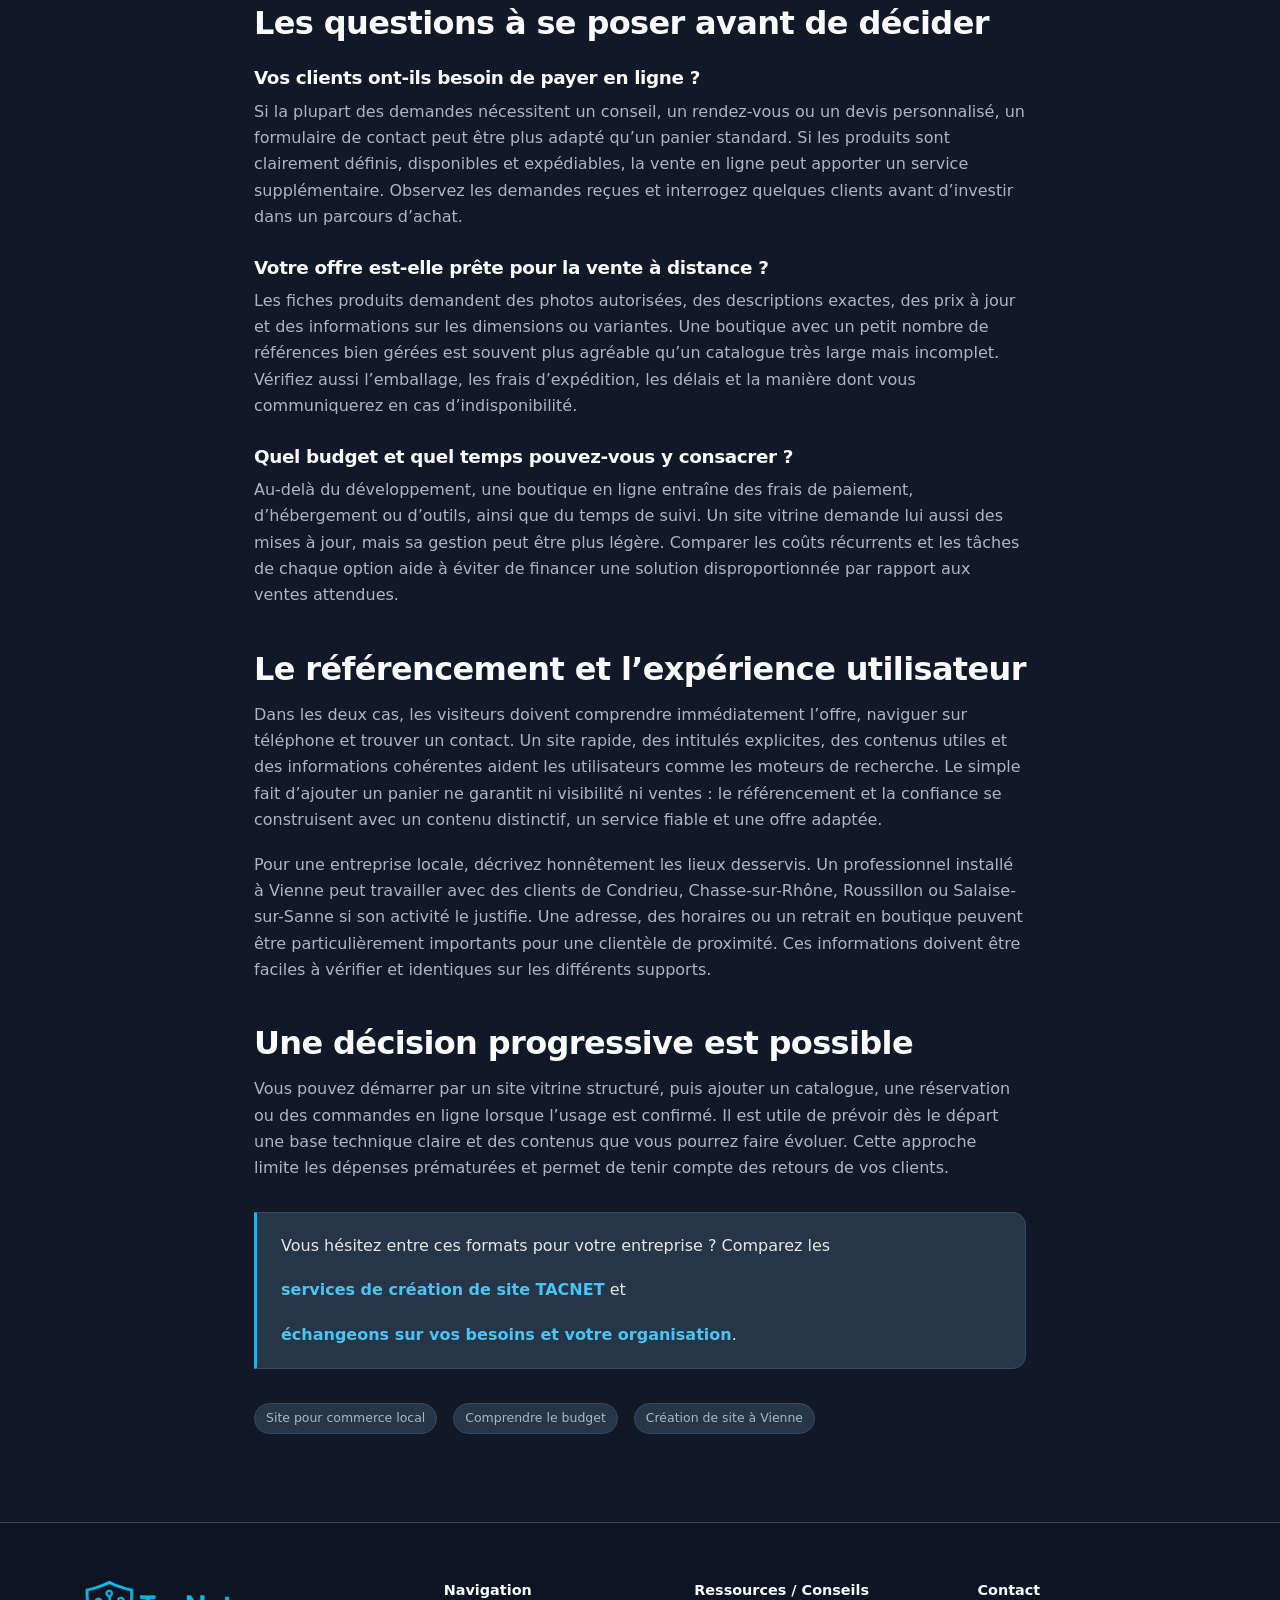
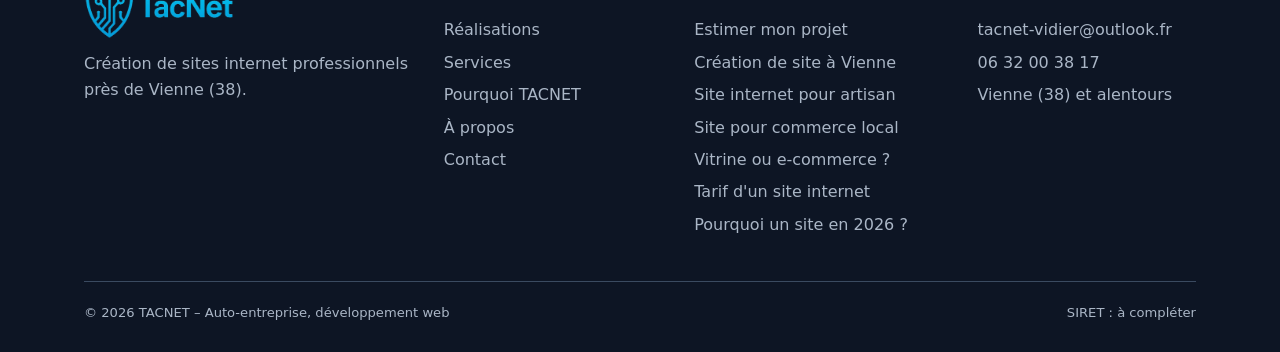
<file: site-vitrine-ou-ecommerce.html>
<!DOCTYPE html>
<html lang="fr">
<head>
<meta charset="utf-8">
<meta name="viewport" content="width=device-width,initial-scale=1">
<title>Site vitrine ou e-commerce : comment choisir ? | TACNET</title>
<meta name="description" content="Site vitrine ou boutique e-commerce : comparez les usages, fonctionnalités et contraintes pour choisir une solution adaptée à votre entreprise.">
<link rel="stylesheet" href="assets/style.css">
</head>
<body>
<header><div class="wrap nav">
<a class="logo" href="index.html">TAC<b>NET</b></a><button class="burger" aria-label="Menu" aria-expanded="false">Menu</button>
<nav><ul><li><a href="index.html">Accueil</a></li><li><a href="realisations.html">Réalisations</a></li><li><a href="services.html">Services</a></li><li><a href="estimation-projet.html">Tarifs & estimation</a></li><li><a href="pourquoi-tacnet.html">Pourquoi TACNET</a></li><li><a href="a-propos.html">À propos</a></li><li><a class="cta" href="contact.html">Parlons de votre projet</a></li></ul></nav>
</div></header>
<main>
<section class="page-hero"><div class="wrap"><span class="eyebrow">Conseils · Choisir son site</span><h1>Site vitrine ou e-commerce : que choisir ?</h1><p class="lead">La bonne formule dépend de ce que vos clients doivent faire sur le site et de votre capacité à gérer les opérations qui suivent.</p></div></section>
<section><article class="wrap article-body">
<p class="article-intro">Lorsqu’une entreprise prépare sa présence en ligne, une question revient souvent : faut-il créer un site vitrine ou vendre directement sur internet ? Il n’existe pas de réponse identique pour tous. Un site internet efficace correspond à un besoin réel, à l’organisation quotidienne de l’entreprise et aux attentes de sa clientèle. Le choix peut aussi évoluer : commencer simplement et ajouter des fonctionnalités plus tard est parfois la démarche la plus raisonnable.</p>
<h2>À quoi sert un site vitrine ?</h2>
<p>Un site vitrine présente une activité sans traiter nécessairement de paiement en ligne. Il peut expliquer les services, montrer des réalisations, donner les horaires et les coordonnées, présenter une équipe ou proposer un formulaire de demande. Pour un artisan, une association ou une entreprise de services, ces pages permettent aux visiteurs de vérifier qu’ils ont trouvé le bon interlocuteur et de le contacter facilement.</p>
<p>Un site vitrine convient aussi à un commerce qui veut faire découvrir ses produits, son ambiance ou ses services avant une visite en magasin. Il peut présenter une sélection ou un catalogue indicatif sans promettre une disponibilité en temps réel. Il est alors important d’expliquer comment vérifier une référence, demander un renseignement ou réserver un article.</p>
<h2>Ce qu’implique une boutique e-commerce</h2>
<p>Un site e-commerce ajoute un parcours d’achat : présentation détaillée des produits, panier, commande et paiement. Selon le projet, il peut aussi comprendre des comptes clients, des codes de réduction, des factures ou plusieurs modes de livraison. Chaque option doit répondre à un usage identifié ; multiplier les fonctionnalités augmente la complexité, le coût de création et les tâches de gestion.</p>
<h3>Prévoir l’organisation derrière la vente</h3>
<p>Une commande en ligne doit être suivie. Il faut mettre à jour les stocks, préparer les colis, gérer les délais, informer les clients et traiter les retours ou les incidents de paiement. Avant de choisir la solution technique, définissez la personne qui assurera ces tâches, le temps disponible et les règles qui s’appliquent à votre activité. Le site facilite le processus, mais ne remplace pas l’organisation commerciale.</p>
<h2>Les questions à se poser avant de décider</h2>
<h3>Vos clients ont-ils besoin de payer en ligne ?</h3>
<p>Si la plupart des demandes nécessitent un conseil, un rendez-vous ou un devis personnalisé, un formulaire de contact peut être plus adapté qu’un panier standard. Si les produits sont clairement définis, disponibles et expédiables, la vente en ligne peut apporter un service supplémentaire. Observez les demandes reçues et interrogez quelques clients avant d’investir dans un parcours d’achat.</p>
<h3>Votre offre est-elle prête pour la vente à distance ?</h3>
<p>Les fiches produits demandent des photos autorisées, des descriptions exactes, des prix à jour et des informations sur les dimensions ou variantes. Une boutique avec un petit nombre de références bien gérées est souvent plus agréable qu’un catalogue très large mais incomplet. Vérifiez aussi l’emballage, les frais d’expédition, les délais et la manière dont vous communiquerez en cas d’indisponibilité.</p>
<h3>Quel budget et quel temps pouvez-vous y consacrer ?</h3>
<p>Au-delà du développement, une boutique en ligne entraîne des frais de paiement, d’hébergement ou d’outils, ainsi que du temps de suivi. Un site vitrine demande lui aussi des mises à jour, mais sa gestion peut être plus légère. Comparer les coûts récurrents et les tâches de chaque option aide à éviter de financer une solution disproportionnée par rapport aux ventes attendues.</p>
<h2>Le référencement et l’expérience utilisateur</h2>
<p>Dans les deux cas, les visiteurs doivent comprendre immédiatement l’offre, naviguer sur téléphone et trouver un contact. Un site rapide, des intitulés explicites, des contenus utiles et des informations cohérentes aident les utilisateurs comme les moteurs de recherche. Le simple fait d’ajouter un panier ne garantit ni visibilité ni ventes : le référencement et la confiance se construisent avec un contenu distinctif, un service fiable et une offre adaptée.</p>
<p>Pour une entreprise locale, décrivez honnêtement les lieux desservis. Un professionnel installé à Vienne peut travailler avec des clients de Condrieu, Chasse-sur-Rhône, Roussillon ou Salaise-sur-Sanne si son activité le justifie. Une adresse, des horaires ou un retrait en boutique peuvent être particulièrement importants pour une clientèle de proximité. Ces informations doivent être faciles à vérifier et identiques sur les différents supports.</p>
<h2>Une décision progressive est possible</h2>
<p>Vous pouvez démarrer par un site vitrine structuré, puis ajouter un catalogue, une réservation ou des commandes en ligne lorsque l’usage est confirmé. Il est utile de prévoir dès le départ une base technique claire et des contenus que vous pourrez faire évoluer. Cette approche limite les dépenses prématurées et permet de tenir compte des retours de vos clients.</p>
<div class="article-callout"><p>Vous hésitez entre ces formats pour votre entreprise ? Comparez les <a class="link" href="services.html">services de création de site TACNET</a> et <a class="link" href="contact.html">échangeons sur vos besoins et votre organisation</a>.</p></div>
<div class="article-links"><a class="pill" href="site-commerce-local.html">Site pour commerce local</a><a class="pill" href="tarif-site-internet.html">Comprendre le budget</a><a class="pill" href="site-internet-vienne.html">Création de site à Vienne</a></div>
</article></section>
</main>
<footer><div class="wrap"><div class="fgrid">
<div><a class="logo" href="index.html">TAC<b>NET</b></a><p style="margin-top:12px;max-width:340px">Création de sites internet professionnels près de Vienne (38).</p></div>
<div><h4>Navigation</h4><ul><li><a href="realisations.html">Réalisations</a></li><li><a href="services.html">Services</a></li><li><a href="pourquoi-tacnet.html">Pourquoi TACNET</a></li><li><a href="a-propos.html">À propos</a></li><li><a href="contact.html">Contact</a></li></ul></div>
<div><h4>Ressources / Conseils</h4><ul><li><a href="estimation-projet.html">Estimer mon projet</a></li><li><a href="site-internet-vienne.html">Création de site à Vienne</a></li><li><a href="site-internet-artisan.html">Site internet pour artisan</a></li><li><a href="site-commerce-local.html">Site pour commerce local</a></li><li><a href="site-vitrine-ou-ecommerce.html">Vitrine ou e-commerce ?</a></li><li><a href="tarif-site-internet.html">Tarif d'un site internet</a></li><li><a href="pourquoi-site-internet.html">Pourquoi un site en 2026 ?</a></li></ul></div>
<div><h4>Contact</h4><ul><li><a href="mailto:tacnet-vidier@outlook.fr">tacnet-vidier@outlook.fr</a></li><li><a href="tel:+33632003817">06 32 00 38 17</a></li><li><p>Vienne (38) et alentours</p></li></ul></div>
</div><div class="copy"><span>© 2026 TACNET – Auto-entreprise, développement web</span><span>SIRET : à compléter</span></div></div></footer>
<script src="assets/main.js"></script>
</body>
</html>
</file>
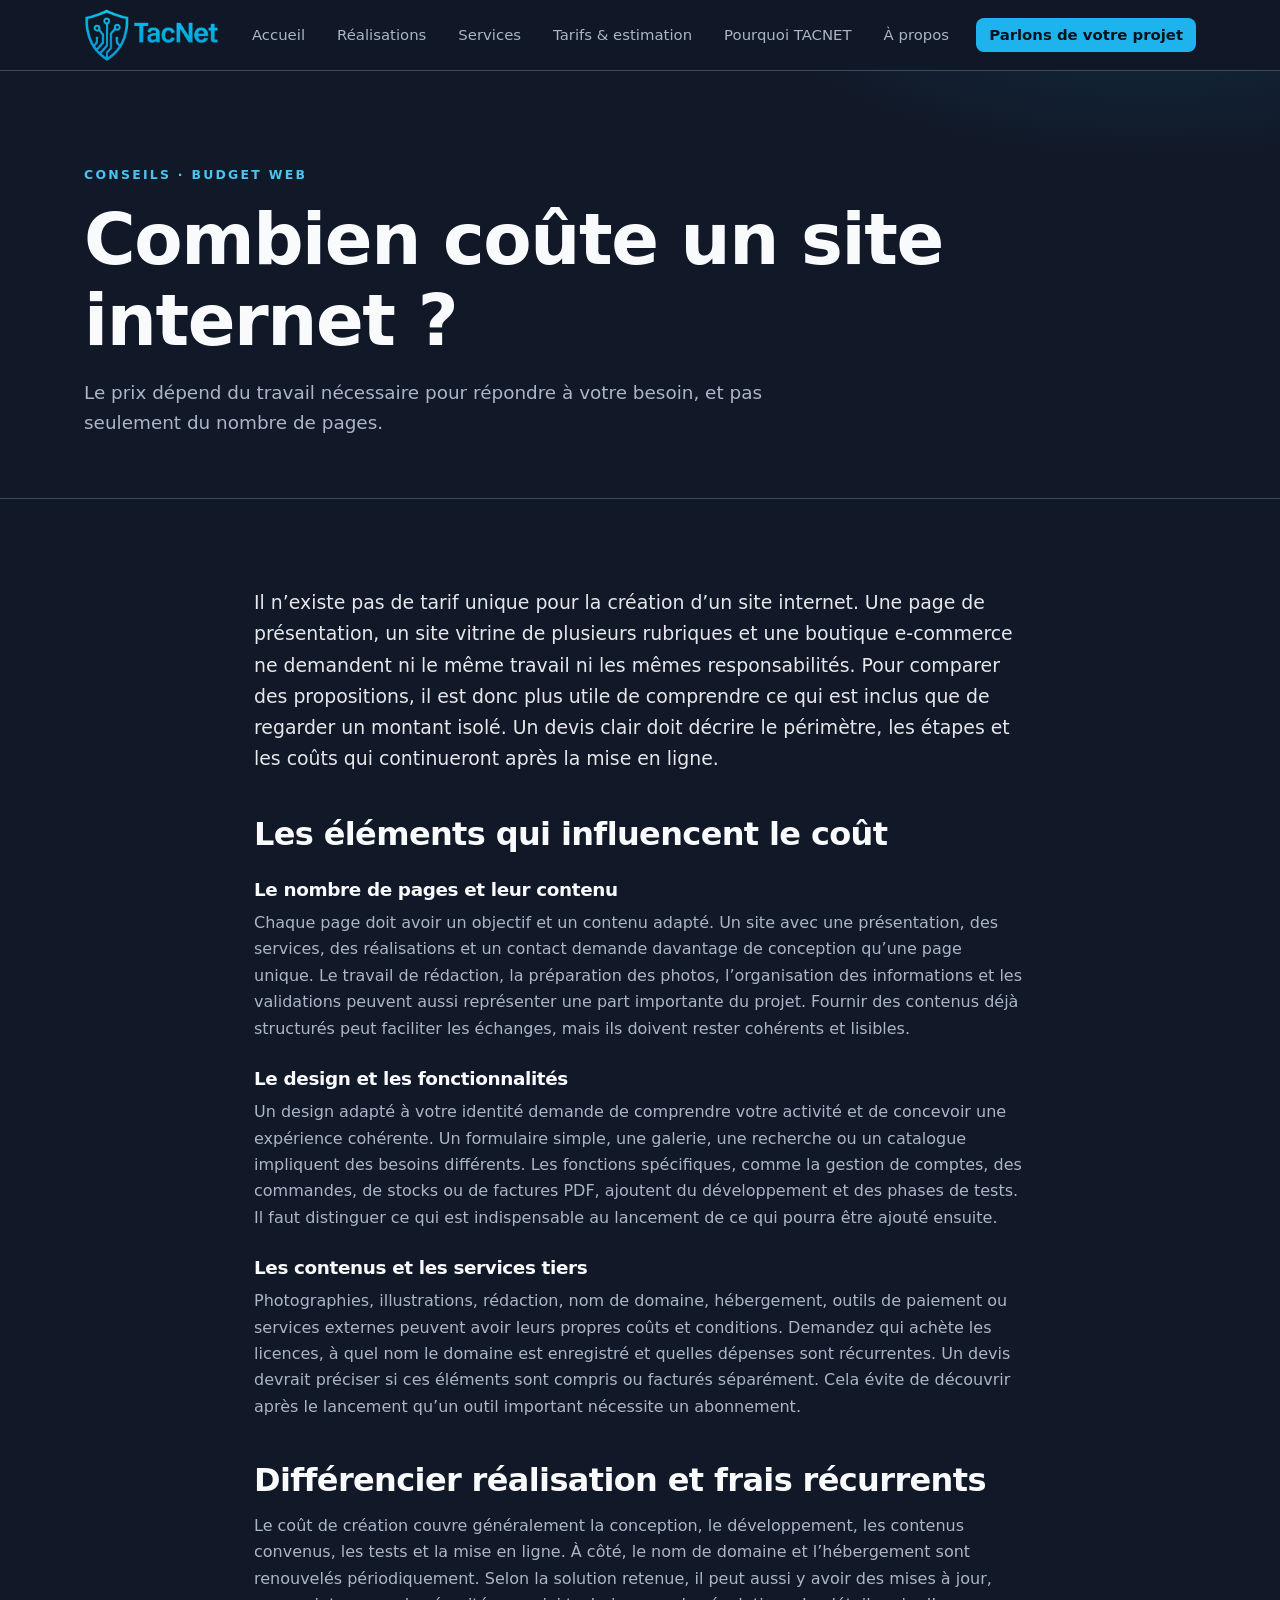
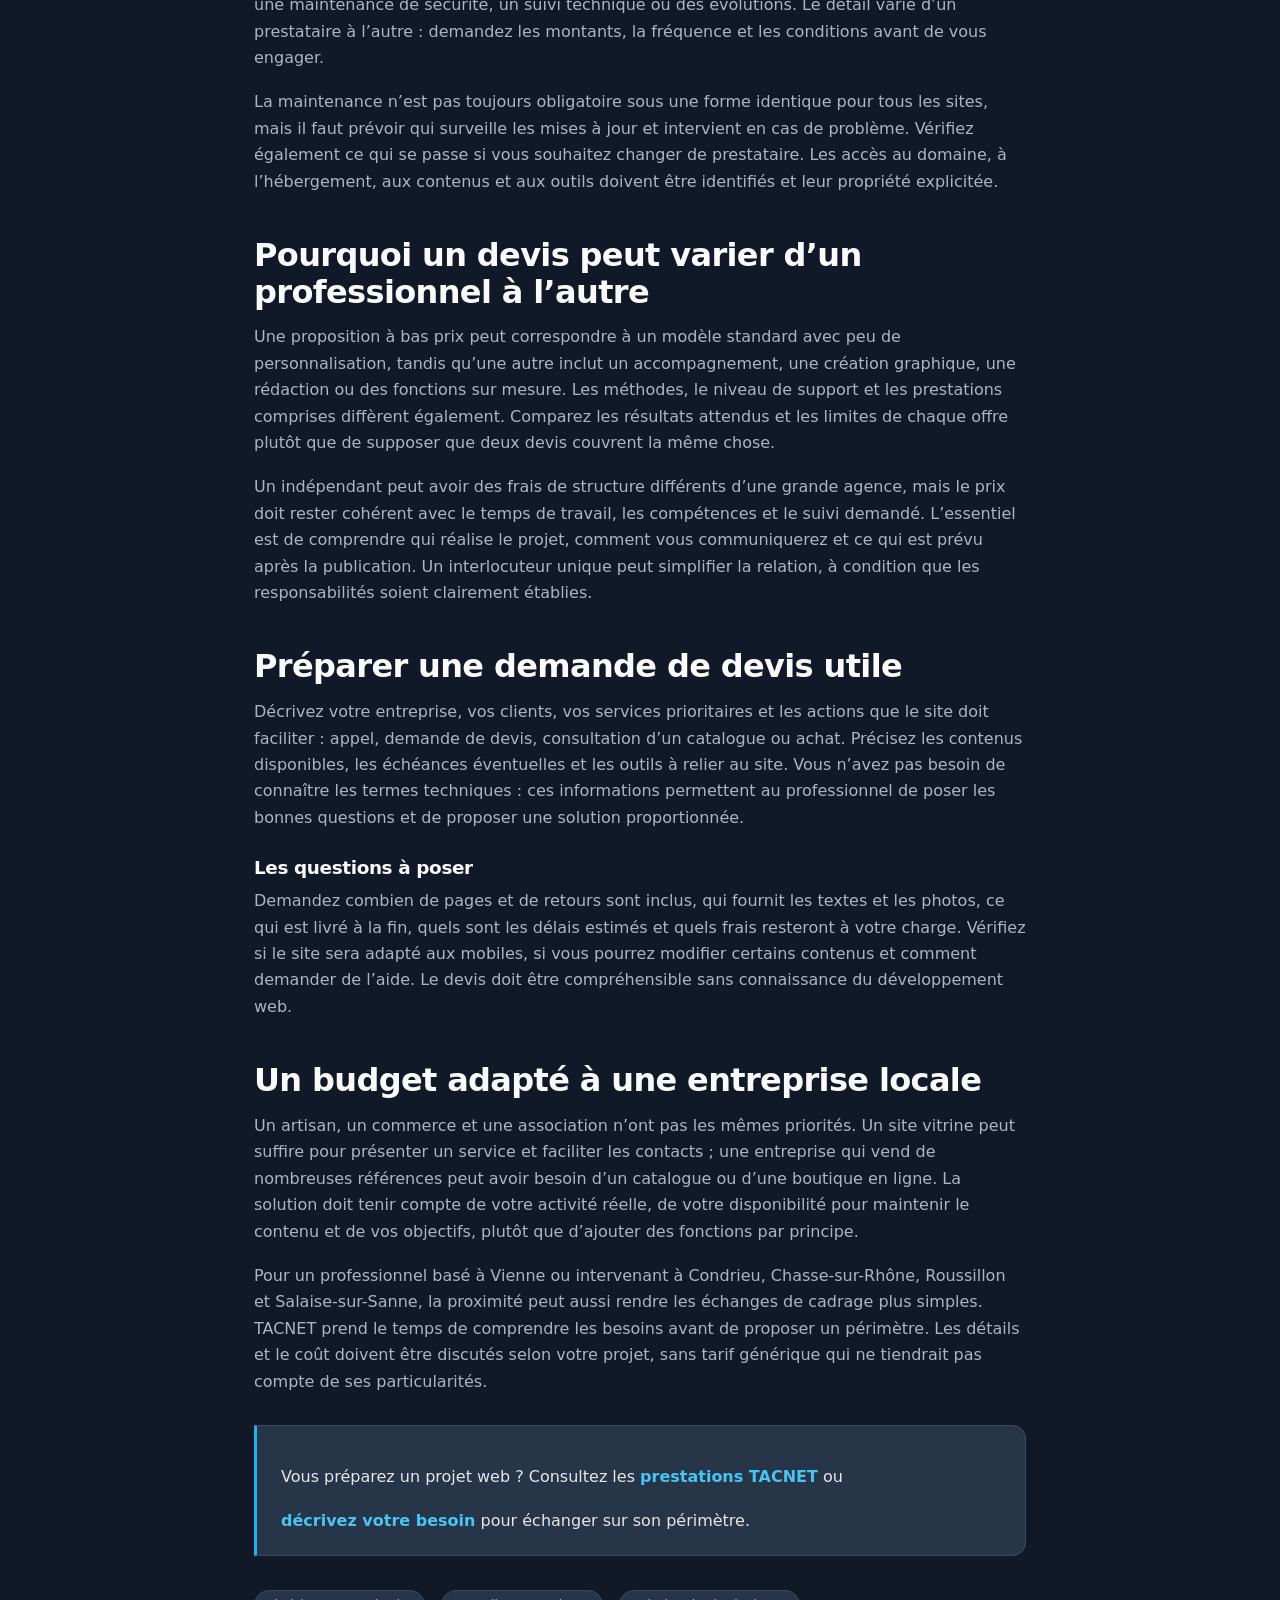
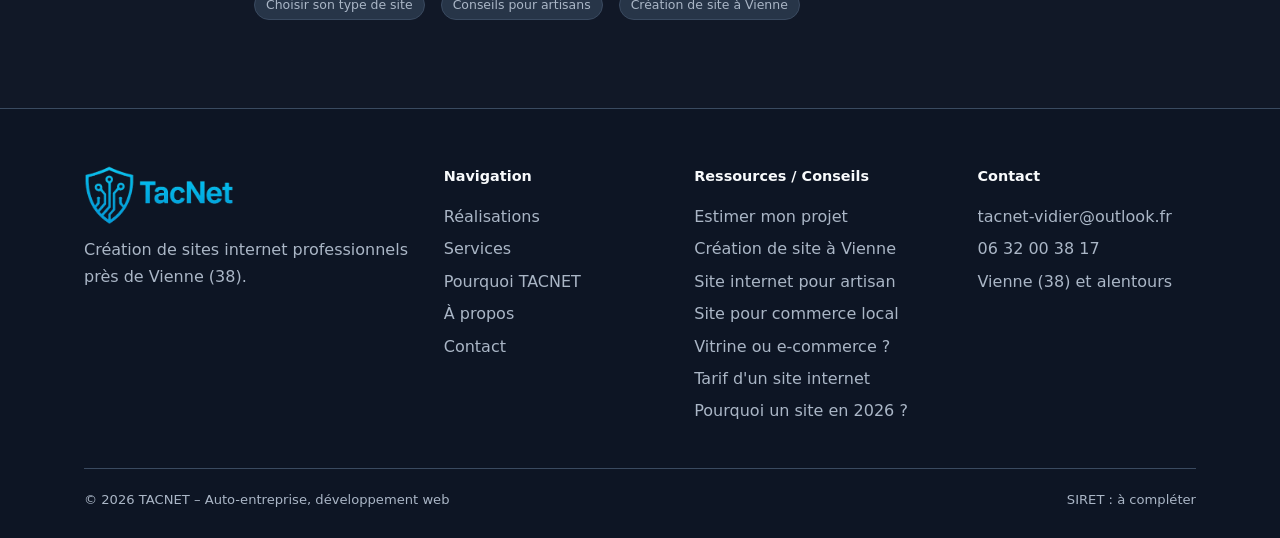
<file: tarif-site-internet.html>
<!DOCTYPE html>
<html lang="fr">
<head>
<meta charset="utf-8">
<meta name="viewport" content="width=device-width,initial-scale=1">
<title>Combien coûte un site internet ? | TACNET</title>
<meta name="description" content="Comprendre le prix d'un site internet : périmètre, contenus, fonctionnalités, maintenance et questions à poser avant de demander un devis.">
<link rel="stylesheet" href="assets/style.css">
</head>
<body>
<header><div class="wrap nav">
<a class="logo" href="index.html">TAC<b>NET</b></a><button class="burger" aria-label="Menu" aria-expanded="false">Menu</button>
<nav><ul><li><a href="index.html">Accueil</a></li><li><a href="realisations.html">Réalisations</a></li><li><a href="services.html">Services</a></li><li><a href="estimation-projet.html">Tarifs & estimation</a></li><li><a href="pourquoi-tacnet.html">Pourquoi TACNET</a></li><li><a href="a-propos.html">À propos</a></li><li><a class="cta" href="contact.html">Parlons de votre projet</a></li></ul></nav>
</div></header>
<main>
<section class="page-hero"><div class="wrap"><span class="eyebrow">Conseils · Budget web</span><h1>Combien coûte un site internet ?</h1><p class="lead">Le prix dépend du travail nécessaire pour répondre à votre besoin, et pas seulement du nombre de pages.</p></div></section>
<section><article class="wrap article-body">
<p class="article-intro">Il n’existe pas de tarif unique pour la création d’un site internet. Une page de présentation, un site vitrine de plusieurs rubriques et une boutique e-commerce ne demandent ni le même travail ni les mêmes responsabilités. Pour comparer des propositions, il est donc plus utile de comprendre ce qui est inclus que de regarder un montant isolé. Un devis clair doit décrire le périmètre, les étapes et les coûts qui continueront après la mise en ligne.</p>
<h2>Les éléments qui influencent le coût</h2>
<h3>Le nombre de pages et leur contenu</h3>
<p>Chaque page doit avoir un objectif et un contenu adapté. Un site avec une présentation, des services, des réalisations et un contact demande davantage de conception qu’une page unique. Le travail de rédaction, la préparation des photos, l’organisation des informations et les validations peuvent aussi représenter une part importante du projet. Fournir des contenus déjà structurés peut faciliter les échanges, mais ils doivent rester cohérents et lisibles.</p>
<h3>Le design et les fonctionnalités</h3>
<p>Un design adapté à votre identité demande de comprendre votre activité et de concevoir une expérience cohérente. Un formulaire simple, une galerie, une recherche ou un catalogue impliquent des besoins différents. Les fonctions spécifiques, comme la gestion de comptes, des commandes, de stocks ou de factures PDF, ajoutent du développement et des phases de tests. Il faut distinguer ce qui est indispensable au lancement de ce qui pourra être ajouté ensuite.</p>
<h3>Les contenus et les services tiers</h3>
<p>Photographies, illustrations, rédaction, nom de domaine, hébergement, outils de paiement ou services externes peuvent avoir leurs propres coûts et conditions. Demandez qui achète les licences, à quel nom le domaine est enregistré et quelles dépenses sont récurrentes. Un devis devrait préciser si ces éléments sont compris ou facturés séparément. Cela évite de découvrir après le lancement qu’un outil important nécessite un abonnement.</p>
<h2>Différencier réalisation et frais récurrents</h2>
<p>Le coût de création couvre généralement la conception, le développement, les contenus convenus, les tests et la mise en ligne. À côté, le nom de domaine et l’hébergement sont renouvelés périodiquement. Selon la solution retenue, il peut aussi y avoir des mises à jour, une maintenance de sécurité, un suivi technique ou des évolutions. Le détail varie d’un prestataire à l’autre : demandez les montants, la fréquence et les conditions avant de vous engager.</p>
<p>La maintenance n’est pas toujours obligatoire sous une forme identique pour tous les sites, mais il faut prévoir qui surveille les mises à jour et intervient en cas de problème. Vérifiez également ce qui se passe si vous souhaitez changer de prestataire. Les accès au domaine, à l’hébergement, aux contenus et aux outils doivent être identifiés et leur propriété explicitée.</p>
<h2>Pourquoi un devis peut varier d’un professionnel à l’autre</h2>
<p>Une proposition à bas prix peut correspondre à un modèle standard avec peu de personnalisation, tandis qu’une autre inclut un accompagnement, une création graphique, une rédaction ou des fonctions sur mesure. Les méthodes, le niveau de support et les prestations comprises diffèrent également. Comparez les résultats attendus et les limites de chaque offre plutôt que de supposer que deux devis couvrent la même chose.</p>
<p>Un indépendant peut avoir des frais de structure différents d’une grande agence, mais le prix doit rester cohérent avec le temps de travail, les compétences et le suivi demandé. L’essentiel est de comprendre qui réalise le projet, comment vous communiquerez et ce qui est prévu après la publication. Un interlocuteur unique peut simplifier la relation, à condition que les responsabilités soient clairement établies.</p>
<h2>Préparer une demande de devis utile</h2>
<p>Décrivez votre entreprise, vos clients, vos services prioritaires et les actions que le site doit faciliter : appel, demande de devis, consultation d’un catalogue ou achat. Précisez les contenus disponibles, les échéances éventuelles et les outils à relier au site. Vous n’avez pas besoin de connaître les termes techniques : ces informations permettent au professionnel de poser les bonnes questions et de proposer une solution proportionnée.</p>
<h3>Les questions à poser</h3>
<p>Demandez combien de pages et de retours sont inclus, qui fournit les textes et les photos, ce qui est livré à la fin, quels sont les délais estimés et quels frais resteront à votre charge. Vérifiez si le site sera adapté aux mobiles, si vous pourrez modifier certains contenus et comment demander de l’aide. Le devis doit être compréhensible sans connaissance du développement web.</p>
<h2>Un budget adapté à une entreprise locale</h2>
<p>Un artisan, un commerce et une association n’ont pas les mêmes priorités. Un site vitrine peut suffire pour présenter un service et faciliter les contacts ; une entreprise qui vend de nombreuses références peut avoir besoin d’un catalogue ou d’une boutique en ligne. La solution doit tenir compte de votre activité réelle, de votre disponibilité pour maintenir le contenu et de vos objectifs, plutôt que d’ajouter des fonctions par principe.</p>
<p>Pour un professionnel basé à Vienne ou intervenant à Condrieu, Chasse-sur-Rhône, Roussillon et Salaise-sur-Sanne, la proximité peut aussi rendre les échanges de cadrage plus simples. TACNET prend le temps de comprendre les besoins avant de proposer un périmètre. Les détails et le coût doivent être discutés selon votre projet, sans tarif générique qui ne tiendrait pas compte de ses particularités.</p>
<div class="article-callout"><p>Vous préparez un projet web ? Consultez les <a class="link" href="services.html">prestations TACNET</a> ou <a class="link" href="contact.html">décrivez votre besoin</a> pour échanger sur son périmètre.</p></div>
<div class="article-links"><a class="pill" href="site-vitrine-ou-ecommerce.html">Choisir son type de site</a><a class="pill" href="site-internet-artisan.html">Conseils pour artisans</a><a class="pill" href="site-internet-vienne.html">Création de site à Vienne</a></div>
</article></section>
</main>
<footer><div class="wrap"><div class="fgrid">
<div><a class="logo" href="index.html">TAC<b>NET</b></a><p style="margin-top:12px;max-width:340px">Création de sites internet professionnels près de Vienne (38).</p></div>
<div><h4>Navigation</h4><ul><li><a href="realisations.html">Réalisations</a></li><li><a href="services.html">Services</a></li><li><a href="pourquoi-tacnet.html">Pourquoi TACNET</a></li><li><a href="a-propos.html">À propos</a></li><li><a href="contact.html">Contact</a></li></ul></div>
<div><h4>Ressources / Conseils</h4><ul><li><a href="estimation-projet.html">Estimer mon projet</a></li><li><a href="site-internet-vienne.html">Création de site à Vienne</a></li><li><a href="site-internet-artisan.html">Site internet pour artisan</a></li><li><a href="site-commerce-local.html">Site pour commerce local</a></li><li><a href="site-vitrine-ou-ecommerce.html">Vitrine ou e-commerce ?</a></li><li><a href="tarif-site-internet.html">Tarif d'un site internet</a></li><li><a href="pourquoi-site-internet.html">Pourquoi un site en 2026 ?</a></li></ul></div>
<div><h4>Contact</h4><ul><li><a href="mailto:tacnet-vidier@outlook.fr">tacnet-vidier@outlook.fr</a></li><li><a href="tel:+33632003817">06 32 00 38 17</a></li><li><p>Vienne (38) et alentours</p></li></ul></div>
</div><div class="copy"><span>© 2026 TACNET – Auto-entreprise, développement web</span><span>SIRET : à compléter</span></div></div></footer>
<script src="assets/main.js"></script>
</body>
</html>
</file>
<file: assets/style.css>
:root{--bg:#111827;--bg2:#1f2937;--bg3:#273548;--line:#3a4a60;--txt:#e5e7eb;--mut:#aab6c6;--red:#1fb3ee;--accent-text:#48c5f2;--white:#f8fafc;--r:14px;--max:1160px}
*{box-sizing:border-box;margin:0;padding:0}
html{scroll-behavior:smooth}
body{font-family:Inter,system-ui,-apple-system,"Segoe UI",Roboto,sans-serif;background:var(--bg);color:var(--txt);line-height:1.65;-webkit-font-smoothing:antialiased}
img{max-width:100%;display:block}
a{color:inherit;text-decoration:none}
.wrap{max-width:var(--max);margin:0 auto;padding:0 24px}
h1,h2,h3{line-height:1.15;letter-spacing:-.02em;color:var(--white)}
h1{font-size:clamp(2.4rem,6vw,4.4rem);font-weight:800}
h2{font-size:clamp(1.7rem,3.5vw,2.4rem);font-weight:700;margin-bottom:14px}
h3{font-size:1.15rem;font-weight:650;margin-bottom:8px}
p{color:var(--mut)}
.eyebrow{display:inline-block;font-size:.78rem;letter-spacing:.18em;text-transform:uppercase;color:var(--accent-text);font-weight:600;margin-bottom:14px}
section{padding:88px 0}
.alt{background:var(--bg2);border-block:1px solid var(--line)}
.lead{font-size:1.15rem;max-width:720px}
.center{text-align:center}.center .lead{margin:0 auto}

header{position:sticky;top:0;z-index:50;background:rgba(17,24,39,.92);backdrop-filter:blur(12px);border-bottom:1px solid var(--line)}
.nav{display:flex;align-items:center;justify-content:space-between;height:70px}
.logo{display:block;width:135px;height:54px;background:url(img/logo.png) left center/contain no-repeat;font-size:0;color:transparent;overflow:hidden}
.logo b{font-size:0}
footer .logo{height:60px;width:150px}
nav ul{display:flex;gap:6px;list-style:none;align-items:center}
nav a{padding:8px 13px;border-radius:8px;font-size:.93rem;color:var(--mut);transition:.2s}
nav a:hover,nav a.on{color:var(--white)}
nav a.on{background:var(--bg3)}
nav a.cta{background:var(--red);color:#06202c;margin-left:8px}
nav a.cta{color:#04141c;font-weight:600}
nav a.cta:hover{background:#5cc8f5}
.burger{display:none;background:var(--bg2);border:1px solid var(--line);color:var(--txt);border-radius:8px;padding:8px 12px;font-size:1rem;cursor:pointer}

.btn{display:inline-block;padding:14px 26px;border-radius:10px;font-weight:600;font-size:.97rem;border:1px solid var(--line);transition:.25s;cursor:pointer;font-family:inherit}
.btn.primary{background:var(--red);border-color:var(--red);color:#06202c}
.btn.primary:hover{background:#5cc8f5;transform:translateY(-2px);box-shadow:0 10px 30px -10px var(--red)}
.btn.ghost{color:var(--txt);background:transparent}
.btn.ghost:hover{background:var(--bg3);transform:translateY(-2px)}
.actions{display:flex;gap:14px;flex-wrap:wrap;margin-top:32px}

.hero{padding:120px 0 90px;position:relative;overflow:hidden;background:radial-gradient(900px 400px at 85% -10%,rgba(31,179,238,.1),transparent 60%),var(--bg)}
.hero h1 span{color:var(--red)}
.hero .tag{font-size:clamp(1.2rem,2.4vw,1.6rem);color:var(--white);margin:22px 0 10px;max-width:760px;font-weight:500}
.hero .sub{font-size:1.1rem;max-width:640px}
.badges{display:flex;flex-wrap:wrap;gap:10px;margin-top:44px}
.badge{border:1px solid var(--line);background:rgba(31,41,55,.82);border-radius:999px;padding:9px 16px;font-size:.88rem;color:var(--txt);display:flex;gap:8px;align-items:center;box-shadow:0 2px 8px rgba(2,6,23,.12)}
.badge i{width:7px;height:7px;border-radius:50%;background:var(--red);display:block}
.page-hero{padding:90px 0 60px;border-bottom:1px solid var(--line);background:radial-gradient(700px 300px at 90% -20%,rgba(31,179,238,.12),transparent 60%)}
.page-hero p{margin-top:16px}

.grid{display:grid;gap:22px;margin-top:44px}
.g2{grid-template-columns:repeat(2,1fr)}.g3{grid-template-columns:repeat(3,1fr)}.g4{grid-template-columns:repeat(4,1fr)}
.card{background:var(--bg3);border:1px solid var(--line);border-radius:var(--r);padding:28px;transition:.3s;box-shadow:0 8px 24px rgba(2,6,23,.12)}
.alt .card{background:var(--bg)}
.card:hover{border-color:#28627b;transform:translateY(-4px);box-shadow:0 14px 30px rgba(2,6,23,.22)}
.ico{width:42px;height:42px;border-radius:10px;background:rgba(31,179,238,.12);color:var(--red);display:grid;place-items:center;font-weight:700;margin-bottom:16px;border:1px solid rgba(31,179,238,.3)}
ul.check{list-style:none;margin-top:14px}
ul.check li{padding:5px 0 5px 26px;position:relative;color:var(--txt);font-size:.95rem}
ul.check li:before{content:"";position:absolute;left:2px;top:12px;width:10px;height:6px;border-left:2px solid var(--red);border-bottom:2px solid var(--red);transform:rotate(-45deg)}
.pill{display:inline-block;font-size:.78rem;padding:4px 11px;border-radius:999px;background:var(--bg3);border:1px solid var(--line);color:var(--mut);margin:4px 6px 0 0}
.split{display:grid;grid-template-columns:1fr 1fr;gap:56px;align-items:center}
.cta-band{text-align:center;background:linear-gradient(135deg,#273548,#1f2937);border:1px solid #3a4a60;border-radius:20px;padding:64px 28px;box-shadow:0 12px 32px rgba(2,6,23,.16)}
.cta-band p{max-width:560px;margin:0 auto}
.cta-band .actions{justify-content:center}

.project{display:grid;grid-template-columns:1.1fr 1fr;gap:48px;align-items:start;padding:36px;border:1px solid var(--line);border-radius:var(--r);background:var(--bg3);box-shadow:0 8px 24px rgba(2,6,23,.16);margin:0 0 24px}
.project.first{border-top:0}
.project.rev .shots{order:2}
.shots{display:grid;gap:14px}
.shots .row{display:grid;grid-template-columns:1fr 1fr;gap:14px}
.shot{background:var(--bg3);border:1px solid var(--line);border-radius:12px;overflow:hidden;transition:.3s;margin:0;box-shadow:0 8px 22px rgba(2,6,23,.18)}
.shot:hover{transform:scale(1.02);border-color:#28627b}
.shot .bar{height:24px;background:#172235;display:flex;gap:5px;align-items:center;padding:0 10px}
.shot .bar i{width:7px;height:7px;border-radius:50%;background:#53647a}
.shot .scr{aspect-ratio:16/10;padding:14px;display:grid;gap:8px;align-content:start}
.shot img{width:100%;aspect-ratio:16/10;object-fit:cover}
.shot .scr b{display:block;height:9px;border-radius:4px;background:#39485b}
.shot .scr b.r{background:var(--red);width:30%}
.shot .scr b.w{width:60%;background:#53647a}
.shot .scr .blk{display:grid;grid-template-columns:repeat(3,1fr);gap:8px}
.shot .scr .blk em{aspect-ratio:4/3;background:#29384b;border-radius:5px}
.shot figcaption{font-size:.75rem;color:var(--mut);padding:8px 12px;border-top:1px solid var(--line)}
.meta h4{font-size:.8rem;letter-spacing:.14em;text-transform:uppercase;color:var(--mut);margin:22px 0 4px}
.link{color:var(--accent-text);font-weight:600;display:inline-block;margin-top:18px}
.link:hover{text-decoration:underline}
.project-status{display:inline-block;padding:5px 11px;border-radius:999px;background:#123247;border:1px solid #1e6688;color:#9bdcf5;font-size:.82rem;font-weight:650;margin:0 0 14px}
.project-note{padding:14px 16px;margin-top:16px;background:#1f3547;border-left:3px solid var(--red);border-radius:0 8px 8px 0;color:#e5e7eb}

form{display:grid;gap:16px}
label{font-size:.85rem;color:var(--mut);display:grid;gap:6px}
input,textarea{background:var(--bg);border:1px solid var(--line);color:var(--txt);border-radius:10px;padding:13px 14px;font:inherit;transition:.2s}
input:focus,textarea:focus{outline:none;border-color:var(--red);box-shadow:0 0 0 3px rgba(31,179,238,.15)}
textarea{min-height:140px;resize:vertical}
.frow{display:grid;grid-template-columns:1fr 1fr;gap:16px}
.note{font-size:.85rem}
.form-honeypot{display:none!important}
.form-submit{display:inline-flex;align-items:center;justify-content:center;gap:10px}
.form-submit:disabled{opacity:.72;cursor:wait;transform:none}
.button-spinner{display:none;width:17px;height:17px;border:2px solid rgba(6,32,44,.28);border-top-color:#06202c;border-radius:50%;animation:form-spin .7s linear infinite}
.form-submit.is-loading .button-spinner{display:inline-block}
.form-status{padding:16px;border-radius:10px;font-size:.95rem}
.form-status[hidden]{display:none}
.form-success{background:rgba(31,179,238,.12);border:1px solid rgba(31,179,238,.35);color:var(--txt)}
.form-success a{color:var(--accent-text);text-decoration:underline}
.form-error{background:rgba(248,113,113,.12);border:1px solid rgba(248,113,113,.4);color:#fecaca}
@keyframes form-spin{to{transform:rotate(360deg)}}
.free{display:inline-flex;gap:8px;align-items:center;background:rgba(31,179,238,.1);border:1px solid rgba(31,179,238,.35);color:var(--txt);padding:8px 16px;border-radius:999px;font-size:.9rem;margin-bottom:20px}
.map{border:1px solid var(--line);border-radius:var(--r);overflow:hidden;margin-top:24px;filter:grayscale(.25)}
.map iframe{width:100%;height:340px;border:0;display:block}

footer{border-top:1px solid var(--line);padding:56px 0 28px;background:#0d1524}
.fgrid{display:grid;grid-template-columns:1.5fr 1fr 1.15fr 1fr;gap:32px}
footer h4{color:var(--white);font-size:.9rem;margin-bottom:12px}
footer li{list-style:none;padding:3px 0}
footer a{color:var(--mut)}footer a:hover{color:var(--white)}
.copy{margin-top:40px;padding-top:20px;border-top:1px solid var(--line);font-size:.82rem;color:var(--mut);display:flex;justify-content:space-between;flex-wrap:wrap;gap:8px}
.article-body{max-width:820px;margin:0 auto}
.article-body>p,.article-body section p{margin:0 0 18px}
.article-body h2{margin:42px 0 14px;font-size:clamp(1.45rem,3vw,2rem)}
.article-body h3{margin:26px 0 10px}
.article-body .article-intro{font-size:1.18rem;color:var(--txt);margin-bottom:28px}
.article-body .article-callout{padding:20px 24px;margin:30px 0;background:var(--bg3);border:1px solid var(--line);border-left:3px solid var(--red);border-radius:0 var(--r) var(--r) 0}
.article-body .article-callout p{margin:0;color:var(--txt)}
.article-links{display:flex;flex-wrap:wrap;gap:10px;margin-top:22px}
.estimator-layout{display:grid;grid-template-columns:1.35fr .85fr;gap:24px;align-items:start}
.estimator{display:grid;gap:28px}
.estimator fieldset{border:0;border-bottom:1px solid var(--line);padding:0 0 24px}
.estimator fieldset:last-child{border-bottom:0;padding-bottom:0}
.estimator legend{font-size:1.1rem;font-weight:700;color:var(--white);margin-bottom:14px}
.field-help{font-size:.92rem;margin:0 0 14px}
.choice-grid{display:grid;grid-template-columns:repeat(2,minmax(0,1fr));gap:10px}
.choice,.feature{display:flex;align-items:center;gap:10px;background:var(--bg);border:1px solid var(--line);border-radius:10px;padding:12px 14px;color:var(--txt);cursor:pointer;transition:border-color .2s,background .2s}
.choice:hover,.feature:hover{border-color:#28627b;background:#223246}
.choice input,.feature input{width:18px;height:18px;margin:0;padding:0;accent-color:var(--red);flex:none}
.choice span,.feature span{font-size:.93rem}
.feature-grid{display:grid;grid-template-columns:repeat(2,minmax(0,1fr));gap:9px}
.estimate-panel{position:sticky;top:94px}
.estimate-panel h2{font-size:1.65rem}
.estimate-results{margin:22px 0}
.estimate-results>div{padding:14px 0;border-bottom:1px solid var(--line)}
.estimate-results dt{font-size:.85rem;color:var(--mut)}
.estimate-results dd{font-size:1.25rem;font-weight:700;color:var(--white);margin-top:3px}
.estimate-note{font-size:.9rem;margin:0 0 22px}
.estimate-panel .btn{width:100%;text-align:center}
.price{color:var(--accent-text);font-size:1.35rem;font-weight:700;margin:14px 0}
.budget-disclaimer{margin-top:24px;text-align:center;color:var(--txt)}
.included{align-self:start}

.rv{opacity:0;transform:translateY(22px);transition:opacity .7s,transform .7s}
.rv.in{opacity:1;transform:none}
@media(prefers-reduced-motion:reduce){.rv{opacity:1;transform:none;transition:none}}

@media(max-width:1100px){
.burger{display:block}
nav ul{display:none;position:absolute;top:70px;left:0;right:0;flex-direction:column;align-items:stretch;background:var(--bg2);padding:14px 24px 20px;border-bottom:1px solid var(--line);box-shadow:0 10px 24px rgba(2,6,23,.25)}
nav ul.open{display:flex}
nav a.cta{margin:8px 0 0;text-align:center}
}

@media(max-width:900px){
.g3,.g4,.g2,.split,.project,.fgrid,.estimator-layout{grid-template-columns:1fr}
.project{padding:24px}
.estimate-panel{position:static}
.project.rev .shots{order:0}
section{padding:60px 0}
.burger{display:block}
nav ul{display:none;position:absolute;top:70px;left:0;right:0;flex-direction:column;align-items:stretch;background:var(--bg2);padding:14px 24px 20px;border-bottom:1px solid var(--line);box-shadow:0 10px 24px rgba(2,6,23,.25)}
nav ul.open{display:flex}
nav a.cta{margin:8px 0 0;text-align:center}
.frow{grid-template-columns:1fr}
.feature-grid{grid-template-columns:1fr}
.hero{padding:80px 0 60px}
}
</file>
